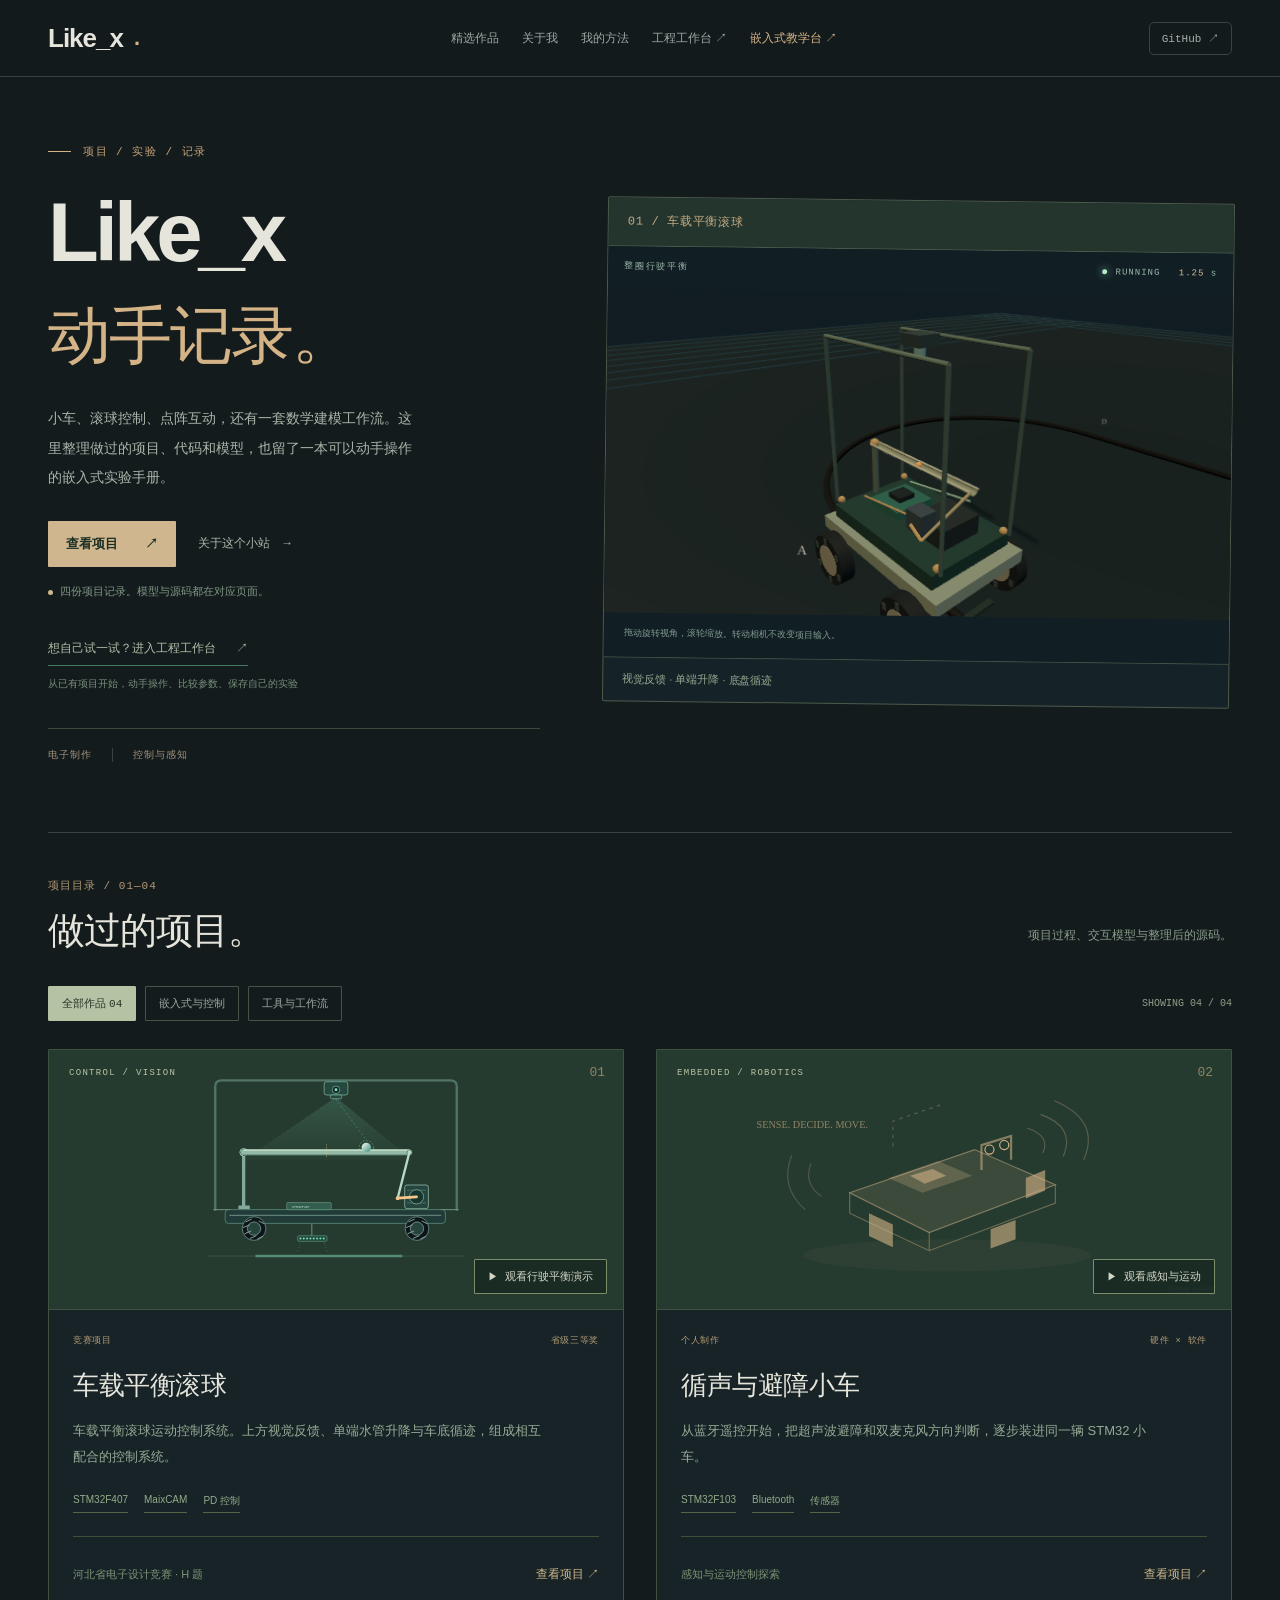
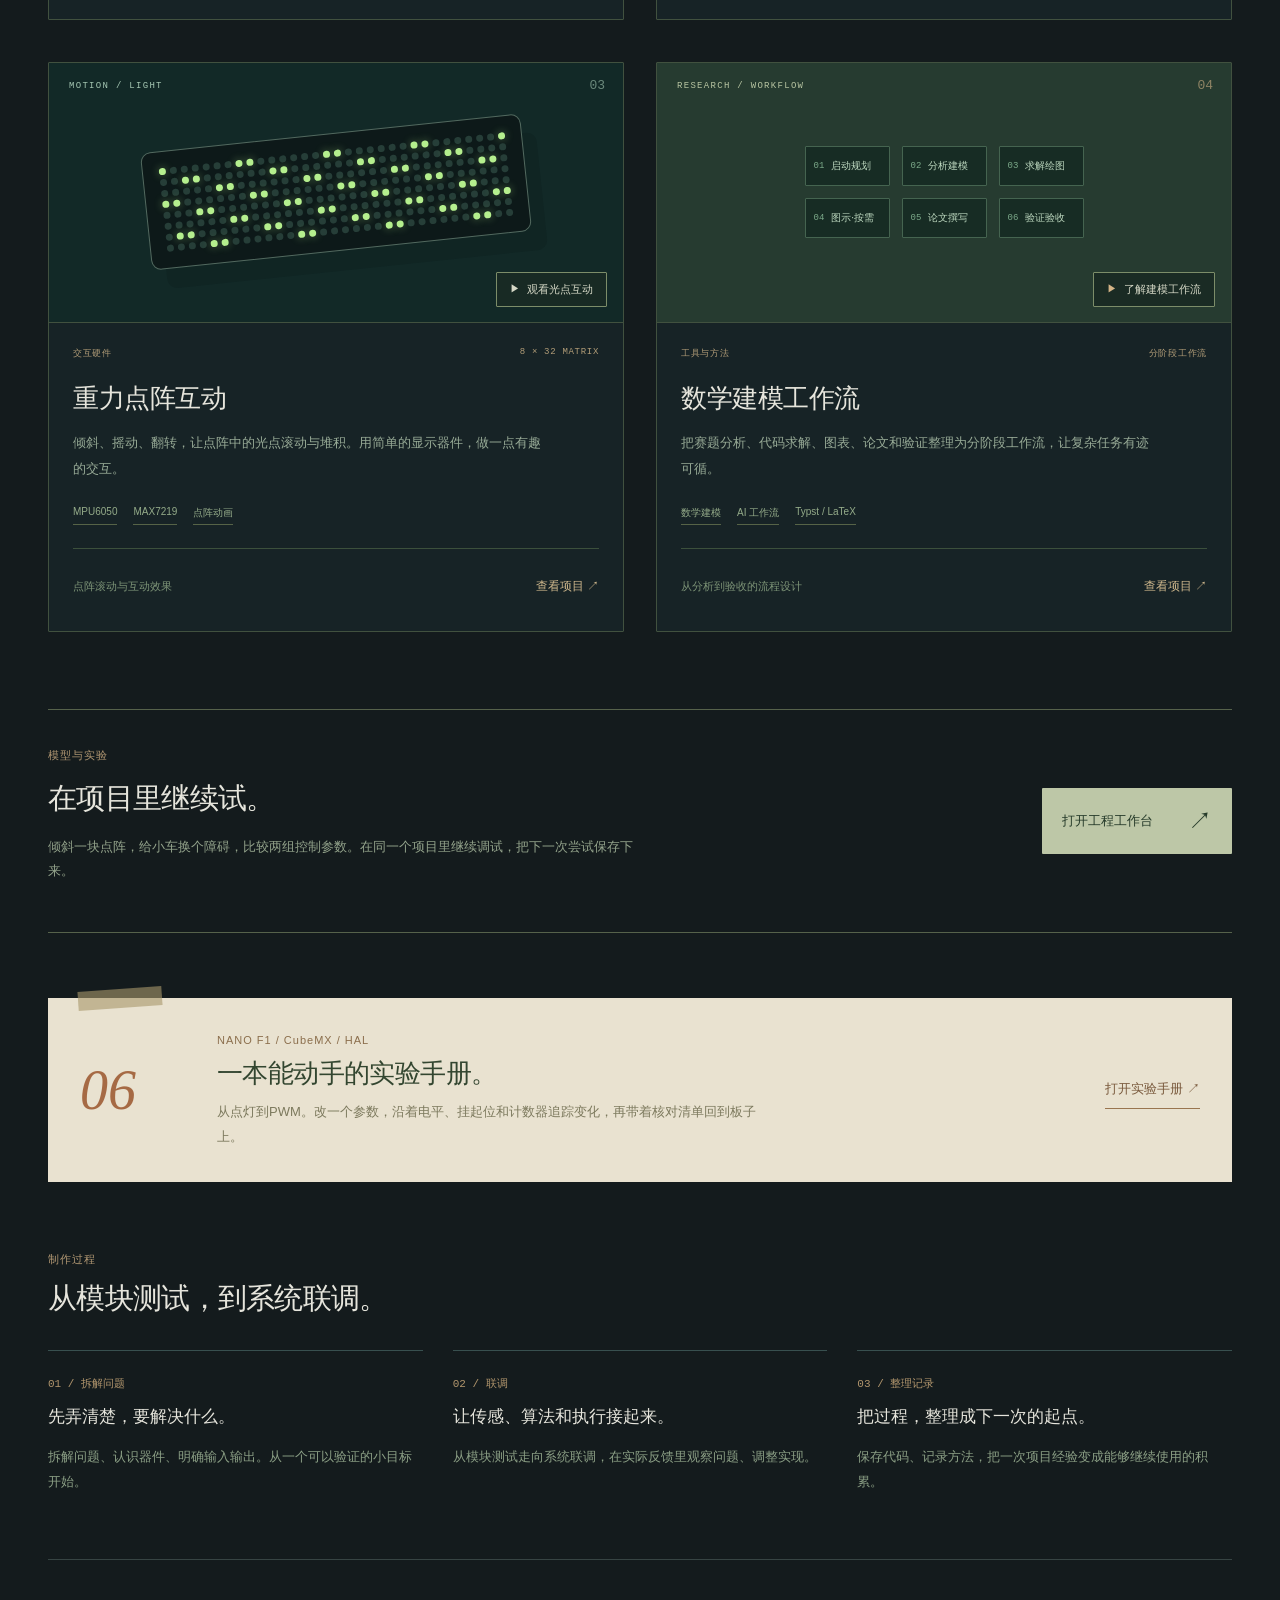
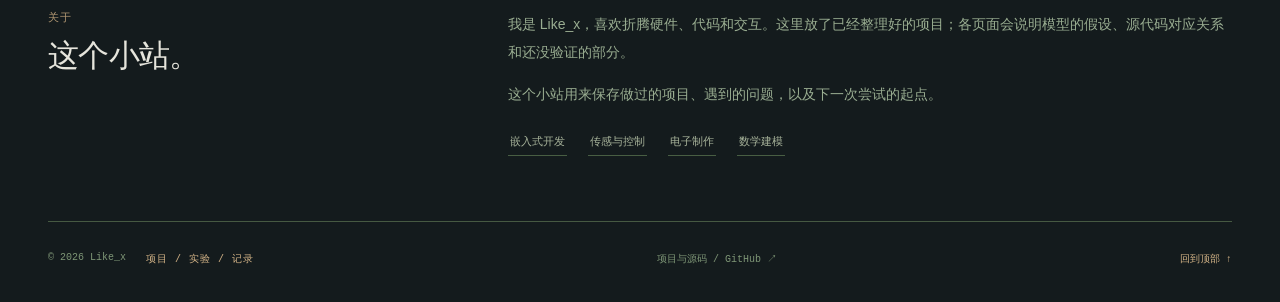
<file: index.html>
<!doctype html><html lang="zh-CN" data-theme="dark"><head><meta charset="UTF-8"><meta name="viewport" content="width=device-width,initial-scale=1"><meta name="color-scheme" content="dark"><meta name="theme-color" content="#101820"><meta name="description" content="Like_x 的个人工程作品集：嵌入式开发、传感与控制、电子制作和数学建模工作流。"><meta name="author" content="Like_x"><meta name="referrer" content="strict-origin-when-cross-origin"><title>Like_x · 项目与动手记录</title><link rel="canonical" href="https://likex061228-dotcom.github.io/"><link rel="icon" type="image/svg+xml" href="favicon.svg"><link rel="stylesheet" href="styles.css?v=20261021"><link rel="stylesheet" href="labs.css?v=20261021"><script src="lab-models.js?v=20261021" defer></script><script src="lab-ui.js?v=20261021" defer></script><script src="balance-lab.js?v=20261021" defer></script><script src="project-labs.js?v=20261021" defer></script><script src="project-catalog.js?v=20261021-6" defer></script><script src="app.js?v=20261021-6" defer></script><link rel="stylesheet" href="portfolio-studio.css?v=20261021"><link rel="stylesheet" href="portfolio-notes.css?v=20261022-11"></head><body>
<a class="skip-link" href="#home">跳到主要内容</a><header class="site-header"><div class="wrap"><div class="nav"><a class="brand" href="#home" aria-label="Like_x 首页"><span class="brand-mark" aria-hidden="true">L</span>Like_x<small>.</small></a><nav class="nav-links" aria-label="主导航"><a href="#projects">精选作品</a><a href="#about">关于我</a><a href="#method">我的方法</a><a href="studio.html">工程工作台 ↗</a><a href="teach.html">嵌入式教学台 ↗</a></nav><a class="github-link mono" href="https://github.com/likex061228-dotcom/likex061228-dotcom.github.io" target="_blank" rel="noopener noreferrer">GitHub ↗</a></div></div></header><div class="wrap">
<main id="home" tabindex="-1">
<section class="hero">
<div class="hero-copy"><div class="eyebrow">项目 / 实验 / 记录</div><h1>Like_x<br><span class="highlight">动手记录。</span></h1><p class="intro">小车、滚球控制、点阵互动，还有一套数学建模工作流。这里整理做过的项目、代码和模型，也留了一本可以动手操作的嵌入式实验手册。</p><div class="actions"><a class="primary" href="#projects">查看项目 <span>↗</span></a><a class="secondary" href="#about">关于这个小站 <span style="margin-left:8px">→</span></a></div><p class="hero-hint"><span class="hint-dot"></span>四份项目记录。模型与源码都在对应页面。</p><p class="simulator-entrance"><a href="studio.html">想自己试一试？进入工程工作台 <span>↗</span></a><small>从已有项目开始，动手操作、比较参数、保存自己的实验</small></p><div class="subnote"><span>电子制作</span><span>控制与感知</span></div></div>
<div id="hero-lab" class="hero-lab" aria-label="车载平衡滚球系统交互预览"></div>
</section>
<section class="projects" id="projects"><div class="section-head"><div><div class="section-label">项目目录 / 01—04</div><h2>做过的项目。</h2></div><p>项目过程、交互模型与整理后的源码。</p></div><div class="filter-row" role="group" aria-label="筛选作品"><button data-filter="all" aria-pressed="true">全部作品 <span class="mono">04</span></button><button data-filter="embedded" aria-pressed="false">嵌入式与控制</button><button data-filter="workflow" aria-pressed="false">工具与工作流</button><span class="filter-status" role="status" aria-live="polite">SHOWING 04 / 04</span></div>
<div class="cards">
<article class="card" data-category="embedded"><div class="card-art"><button type="button" class="project-preview" data-project="balance" aria-label="观看行驶平衡演示"><span class="art-label">CONTROL / VISION</span><span class="art-num">01</span><div class="card-mechanics" id="balance-card-preview"></div><span class="preview-action"><i>▶</i> 观看行驶平衡演示</span></button></div><div class="card-content"><div class="card-topline"><span>竞赛项目</span><span>省级三等奖</span></div><h3>车载平衡滚球</h3><p>车载平衡滚球运动控制系统。上方视觉反馈、单端水管升降与车底循迹，组成相互配合的控制系统。</p><div class="tags"><span>STM32F407</span><span>MaixCAM</span><span>PD 控制</span></div><div class="card-bottom"><span>河北省电子设计竞赛 · H 题</span><button class="card-open" data-project="balance">查看项目 ↗</button></div></div></article>
<article class="card" data-category="embedded"><div class="card-art"><button type="button" class="project-preview preview-smartcar" data-project="smartcar" aria-label="观看感知与运动"><span class="art-footnote">系统概念示意</span><span class="art-label">EMBEDDED / ROBOTICS</span><span class="art-num">02</span><svg class="car-svg" viewBox="0 0 500 220" fill="none" aria-hidden="true"><ellipse cx="253" cy="178" rx="127" ry="14" fill="currentColor" opacity=".04"/><path d="M167 123L277 85L348 116L237 158Z" fill="currentColor" opacity=".12"/><path d="M167 123L277 85L348 116L237 158Z" stroke="currentColor" stroke-opacity=".5"/><path d="M167 123V141L237 174L348 132V116M237 158V174" stroke="currentColor" stroke-opacity=".4"/><path d="M184 141L184 161L205 171V151Z M291 155V172L313 164V147Z M322 110V128L339 121V103Z" fill="currentColor" opacity=".6"/><path d="M201 110L245 95L275 108L231 123Z" fill="currentColor" opacity=".25"/><path d="M220 108L240 102L252 108L233 115Z" fill="currentColor" opacity=".55"/><path d="M283 103V81L309 73L309 94" stroke="currentColor" stroke-width="2" stroke-opacity=".55"/><circle cx="290" cy="85" r="4" stroke="currentColor"/><circle cx="303" cy="81" r="4" stroke="currentColor"/><path d="M323 66Q344 73 337 88M335 54Q366 65 355 91M347 42Q388 59 373 94" stroke="currentColor" stroke-opacity=".3"/><path d="M133 97Q126 115 142 126M116 90Q105 118 128 138" stroke="currentColor" stroke-opacity=".25"/><text x="85" y="66" fill="currentColor" opacity=".6" font-family="Consolas" font-size="9">SENSE. DECIDE. MOVE.</text><path d="M205 82V60L249 45" stroke="currentColor" stroke-opacity=".3" stroke-dasharray="3 4"/></svg><span class="preview-action"><i>▶</i> 观看感知与运动</span></button></div><div class="card-content"><div class="card-topline"><span>个人制作</span><span>硬件 × 软件</span></div><h3>循声与避障小车</h3><p>从蓝牙遥控开始，把超声波避障和双麦克风方向判断，逐步装进同一辆 STM32 小车。</p><div class="tags"><span>STM32F103</span><span>Bluetooth</span><span>传感器</span></div><div class="card-bottom"><span>感知与运动控制探索</span><button class="card-open" data-project="smartcar">查看项目 ↗</button></div></div></article>
<article class="card" data-category="embedded"><div class="card-art matrix-art"><button type="button" class="project-preview preview-matrix" data-project="matrix" aria-label="观看光点互动"><span class="art-label">MOTION / LIGHT</span><span class="art-num">03</span><div class="matrix" id="matrix" aria-hidden="true"></div><span class="preview-action"><i>▶</i> 观看光点互动</span></button></div><div class="card-content"><div class="card-topline"><span>交互硬件</span><span>8 × 32 MATRIX</span></div><h3>重力点阵互动</h3><p>倾斜、摇动、翻转，让点阵中的光点滚动与堆积。用简单的显示器件，做一点有趣的交互。</p><div class="tags"><span>MPU6050</span><span>MAX7219</span><span>点阵动画</span></div><div class="card-bottom"><span>点阵滚动与互动效果</span><button class="card-open" data-project="matrix">查看项目 ↗</button></div></div></article>
<article class="card" data-category="workflow"><div class="card-art workflow-art"><button type="button" class="project-preview preview-workflow" data-project="workflow" aria-label="了解建模工作流"><span class="art-label">RESEARCH / WORKFLOW</span><span class="art-num">04</span><div class="workflow-mini-grid"><span class="mini-stage"><small>01</small>启动规划</span><span class="mini-stage"><small>02</small>分析建模</span><span class="mini-stage"><small>03</small>求解绘图</span><span class="mini-stage"><small>04</small>图示·按需</span><span class="mini-stage"><small>05</small>论文撰写</span><span class="mini-stage"><small>06</small>验证验收</span></div><span class="preview-action"><i>▶</i> 了解建模工作流</span></button></div><div class="card-content"><div class="card-topline"><span>工具与方法</span><span>分阶段工作流</span></div><h3>数学建模工作流</h3><p>把赛题分析、代码求解、图表、论文和验证整理为分阶段工作流，让复杂任务有迹可循。</p><div class="tags"><span>数学建模</span><span>AI 工作流</span><span>Typst / LaTeX</span></div><div class="card-bottom"><span>从分析到验收的流程设计</span><button class="card-open" data-project="workflow">查看项目 ↗</button></div></div></article>
</div></section>
<section class="lab-invitation"><div><span class="section-label">模型与实验</span><h2>在项目里继续试。</h2><p>倾斜一块点阵，给小车换个障碍，比较两组控制参数。在同一个项目里继续调试，把下一次尝试保存下来。</p></div><a href="studio.html">打开工程工作台 <span>↗</span></a></section><section class="teaching-note"><div class="note-index">06</div><div><small>NANO F1 / CubeMX / HAL</small><h2>一本能动手的实验手册。</h2><p>从点灯到PWM。改一个参数，沿着电平、挂起位和计数器追踪变化，再带着核对清单回到板子上。</p></div><a href="teach.html">打开实验手册 ↗</a></section><section class="method-section" id="method"><div class="section-label">制作过程</div><h2>从模块测试，到系统联调。</h2><div class="methods"><article class="method"><small>01 / 拆解问题</small><h3>先弄清楚，要解决什么。</h3><p>拆解问题、认识器件、明确输入输出。从一个可以验证的小目标开始。</p></article><article class="method"><small>02 / 联调</small><h3>让传感、算法和执行接起来。</h3><p>从模块测试走向系统联调，在实际反馈里观察问题、调整实现。</p></article><article class="method"><small>03 / 整理记录</small><h3>把过程，整理成下一次的起点。</h3><p>保存代码、记录方法，把一次项目经验变成能够继续使用的积累。</p></article></div></section><section class="about" id="about"><div><div class="section-label">关于</div><h2>这个小站。</h2></div><div><p>我是 Like_x，喜欢折腾硬件、代码和交互。这里放了已经整理好的项目；各页面会说明模型的假设、源代码对应关系和还没验证的部分。</p><p>这个小站用来保存做过的项目、遇到的问题，以及下一次尝试的起点。</p><div class="interests"><span>嵌入式开发</span><span>传感与控制</span><span>电子制作</span><span>数学建模</span></div></div></section>

<noscript><p class="noscript">项目介绍可正常阅读；交互演示、详情和筛选需要 JavaScript。源码也可从页脚的 GitHub 仓库下载。</p></noscript></main><footer class="footer"><div class="footer-left"><span>© 2026 Like_x</span><span>项目 / 实验 / 记录</span></div><a href="https://github.com/likex061228-dotcom/likex061228-dotcom.github.io" target="_blank" rel="noopener noreferrer">项目与源码 / GitHub ↗</a><a class="return-top" href="#home">回到顶部 ↑</a></footer></div>
</body></html>
</file>
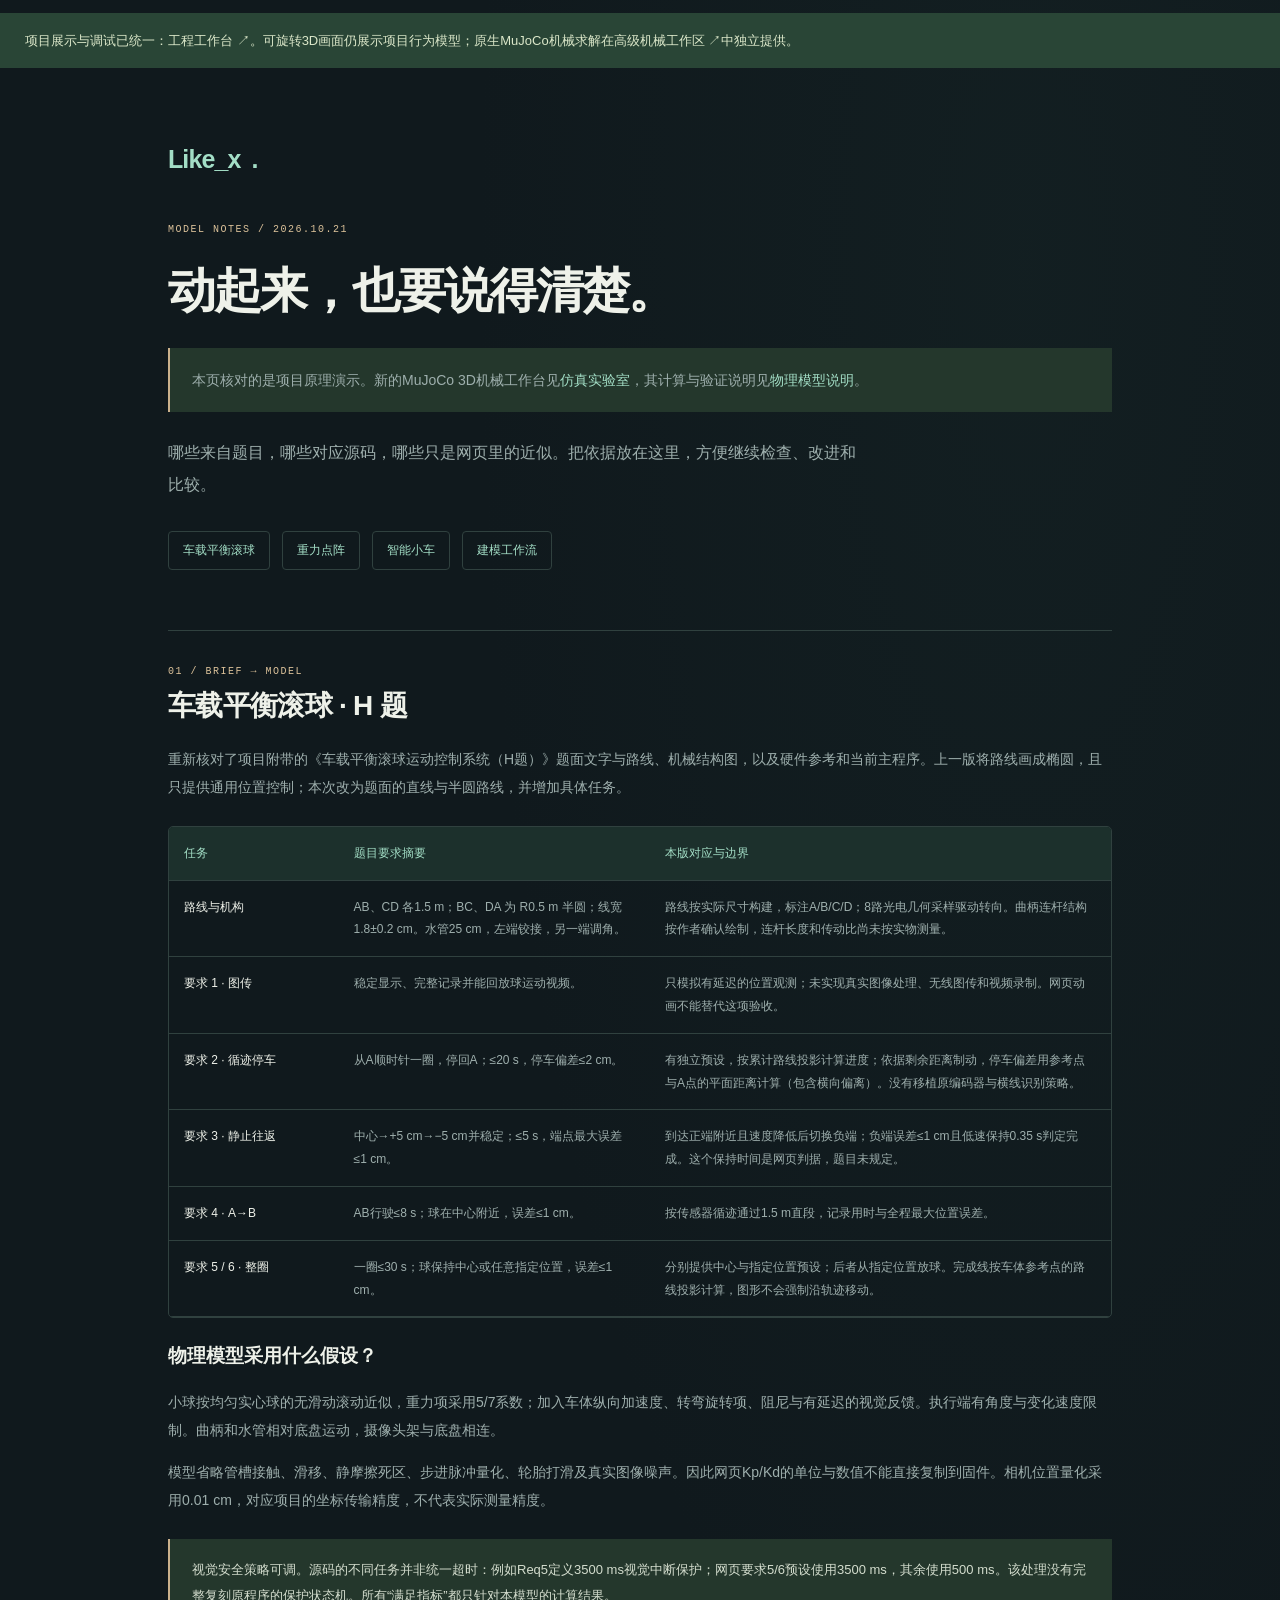
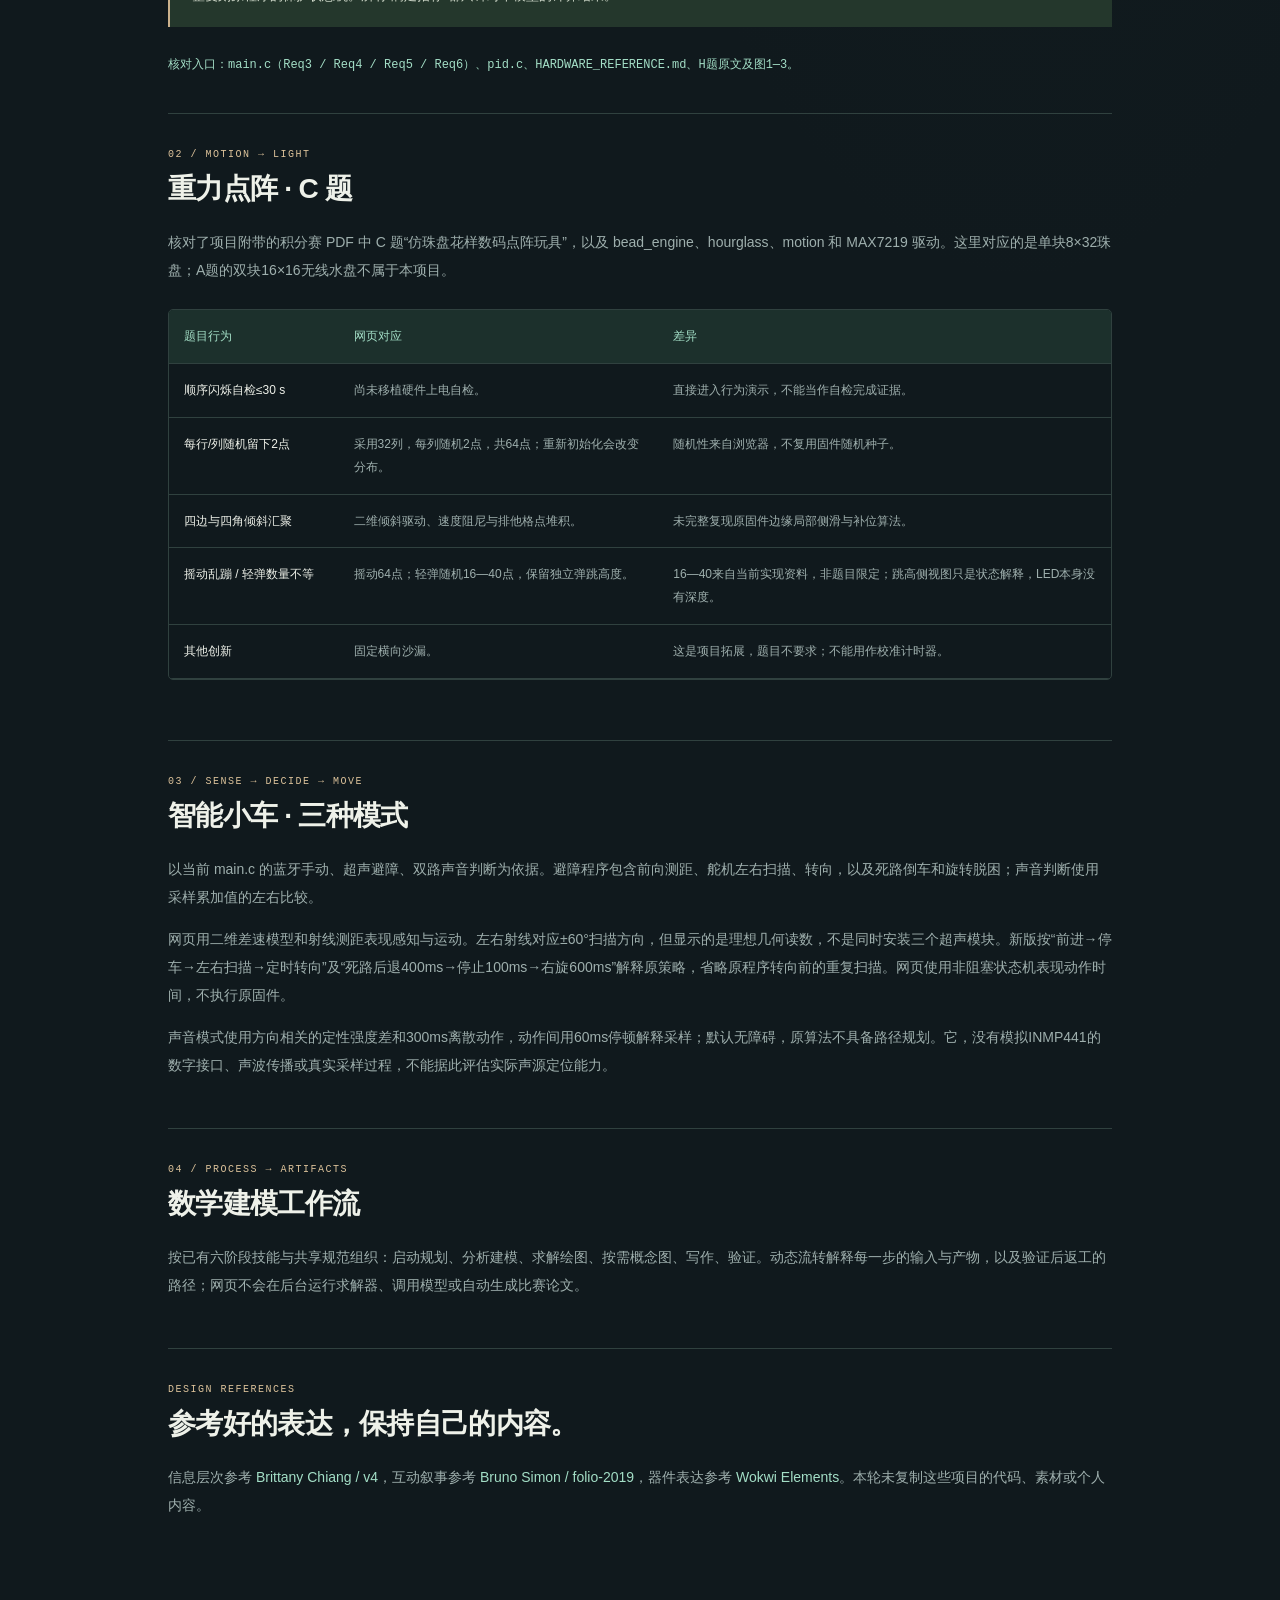
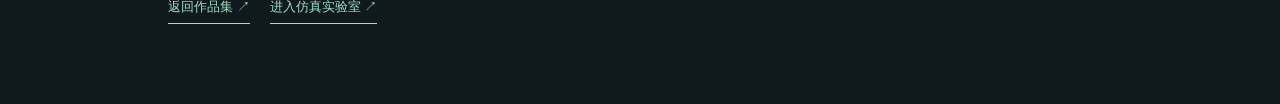
<file: model-notes.html>
<!doctype html><html lang="zh-CN" data-theme="dark"><head><meta charset="UTF-8"><meta name="viewport" content="width=device-width,initial-scale=1"><meta name="color-scheme" content="dark"><title>模型笔记 · Like_x</title><link rel="icon" href="favicon.svg"><link rel="stylesheet" href="styles.css?v=20261021"><link rel="stylesheet" href="portfolio-studio.css?v=20261021"><style>
.notes-main{max-width:1000px;margin:auto;padding:64px 28px 80px}.notes-main h1{font-size:48px;line-height:1.3;letter-spacing:-2px}.notes-main .lead{font-size:16px;line-height:2;max-width:700px;color:var(--muted)}.notes-nav{display:flex;flex-wrap:wrap;gap:12px;margin:30px 0 60px}.notes-nav a{padding:10px 14px;border:1px solid var(--line);border-radius:4px;font-size:12px;color:var(--accent)}.notes-main section{padding:35px 0;border-top:1px solid var(--line);scroll-margin-top:30px}.notes-main section h2{font-size:28px;margin:10px 0 20px}.notes-main p,.notes-main li{font-size:14px;line-height:2;color:var(--muted)}.table-scroll{overflow-x:auto;border:1px solid var(--line);border-radius:5px;margin:25px 0}.notes-main table{border-collapse:collapse;width:100%;min-width:630px;font-size:12px;line-height:1.9}.notes-main th,.notes-main td{text-align:left;padding:15px;vertical-align:top;border-bottom:1px solid var(--line)}.notes-main th{color:var(--accent);background:#1c302c;font-weight:500}.notes-main td:first-child{color:var(--text);width:18%}.notes-main td{color:var(--muted)}.notes-main a{color:var(--accent)}.note-callout{padding:18px 22px;background:#24372c;border-left:2px solid #cbb18c;margin:25px 0;font-size:13px;line-height:2;color:#d4ddce}.source-list{font:12px Consolas,monospace;line-height:2.2;color:var(--accent);overflow-wrap:anywhere}.notes-footer{display:flex;gap:20px;flex-wrap:wrap;padding-top:30px}.notes-footer a{font-size:13px;border-bottom:1px solid var(--accent);padding-bottom:7px}@media(max-width:520px){.notes-main{padding:40px 20px}.notes-main h1{font-size:36px}.notes-main .lead{font-size:14px}.notes-nav{margin-bottom:35px}.notes-main section h2{font-size:24px}}
</style></head><body><p style="padding:16px 25px;background:#294536;color:#dbe7c9;font-size:13px;line-height:1.8">项目展示与调试已统一：<a href="studio.html">工程工作台 ↗</a>。可旋转3D画面仍展示项目行为模型；原生MuJoCo机械求解在<a href="workbench.html">高级机械工作区 ↗</a>中独立提供。</p><main class="notes-main"><a href="index.html" class="brand">Like_x<span>.</span></a><div class="section-label" style="margin-top:50px">MODEL NOTES / 2026.10.21</div><h1>动起来，也要说得清楚。</h1><p class="note-callout">本页核对的是项目原理演示。新的MuJoCo 3D机械工作台见<a href="studio.html">仿真实验室</a>，其计算与验证说明见<a href="physics-guide.html">物理模型说明</a>。</p><p class="lead">哪些来自题目，哪些对应源码，哪些只是网页里的近似。把依据放在这里，方便继续检查、改进和比较。</p><nav class="notes-nav" aria-label="模型笔记导航"><a href="#balance">车载平衡滚球</a><a href="#matrix">重力点阵</a><a href="#smartcar">智能小车</a><a href="#workflow">建模工作流</a></nav>
<section id="balance"><div class="section-label">01 / BRIEF → MODEL</div><h2>车载平衡滚球 · H 题</h2><p>重新核对了项目附带的《车载平衡滚球运动控制系统（H题）》题面文字与路线、机械结构图，以及硬件参考和当前主程序。上一版将路线画成椭圆，且只提供通用位置控制；本次改为题面的直线与半圆路线，并增加具体任务。</p><div class="table-scroll"><table><thead><tr><th>任务</th><th>题目要求摘要</th><th>本版对应与边界</th></tr></thead><tbody>
<tr><td>路线与机构</td><td>AB、CD 各1.5 m；BC、DA 为 R0.5 m 半圆；线宽1.8±0.2 cm。水管25 cm，左端铰接，另一端调角。</td><td>路线按实际尺寸构建，标注A/B/C/D；8路光电几何采样驱动转向。曲柄连杆结构按作者确认绘制，连杆长度和传动比尚未按实物测量。</td></tr>
<tr><td>要求 1 · 图传</td><td>稳定显示、完整记录并能回放球运动视频。</td><td>只模拟有延迟的位置观测；未实现真实图像处理、无线图传和视频录制。网页动画不能替代这项验收。</td></tr>
<tr><td>要求 2 · 循迹停车</td><td>从A顺时针一圈，停回A；≤20 s，停车偏差≤2 cm。</td><td>有独立预设，按累计路线投影计算进度；依据剩余距离制动，停车偏差用参考点与A点的平面距离计算（包含横向偏离）。没有移植原编码器与横线识别策略。</td></tr>
<tr><td>要求 3 · 静止往返</td><td>中心→+5 cm→−5 cm并稳定；≤5 s，端点最大误差≤1 cm。</td><td>到达正端附近且速度降低后切换负端；负端误差≤1 cm且低速保持0.35 s判定完成。这个保持时间是网页判据，题目未规定。</td></tr>
<tr><td>要求 4 · A→B</td><td>AB行驶≤8 s；球在中心附近，误差≤1 cm。</td><td>按传感器循迹通过1.5 m直段，记录用时与全程最大位置误差。</td></tr>
<tr><td>要求 5 / 6 · 整圈</td><td>一圈≤30 s；球保持中心或任意指定位置，误差≤1 cm。</td><td>分别提供中心与指定位置预设；后者从指定位置放球。完成线按车体参考点的路线投影计算，图形不会强制沿轨迹移动。</td></tr>
</tbody></table></div><h3>物理模型采用什么假设？</h3><p>小球按均匀实心球的无滑动滚动近似，重力项采用5/7系数；加入车体纵向加速度、转弯旋转项、阻尼与有延迟的视觉反馈。执行端有角度与变化速度限制。曲柄和水管相对底盘运动，摄像头架与底盘相连。</p><p>模型省略管槽接触、滑移、静摩擦死区、步进脉冲量化、轮胎打滑及真实图像噪声。因此网页Kp/Kd的单位与数值不能直接复制到固件。相机位置量化采用0.01 cm，对应项目的坐标传输精度，不代表实际测量精度。</p><div class="note-callout">视觉安全策略可调。源码的不同任务并非统一超时：例如Req5定义3500 ms视觉中断保护；网页要求5/6预设使用3500 ms，其余使用500 ms。该处理没有完整复刻原程序的保护状态机。所有“满足指标”都只针对本模型的计算结果。</div><div class="source-list">核对入口：main.c（Req3 / Req4 / Req5 / Req6）、pid.c、HARDWARE_REFERENCE.md、H题原文及图1—3。</div></section>
<section id="matrix"><div class="section-label">02 / MOTION → LIGHT</div><h2>重力点阵 · C 题</h2><p>核对了项目附带的积分赛 PDF 中 C 题“仿珠盘花样数码点阵玩具”，以及 bead_engine、hourglass、motion 和 MAX7219 驱动。这里对应的是单块8×32珠盘；A题的双块16×16无线水盘不属于本项目。</p><div class="table-scroll"><table><thead><tr><th>题目行为</th><th>网页对应</th><th>差异</th></tr></thead><tbody>
<tr><td>顺序闪烁自检≤30 s</td><td>尚未移植硬件上电自检。</td><td>直接进入行为演示，不能当作自检完成证据。</td></tr>
<tr><td>每行/列随机留下2点</td><td>采用32列，每列随机2点，共64点；重新初始化会改变分布。</td><td>随机性来自浏览器，不复用固件随机种子。</td></tr>
<tr><td>四边与四角倾斜汇聚</td><td>二维倾斜驱动、速度阻尼与排他格点堆积。</td><td>未完整复现原固件边缘局部侧滑与补位算法。</td></tr>
<tr><td>摇动乱蹦 / 轻弹数量不等</td><td>摇动64点；轻弹随机16—40点，保留独立弹跳高度。</td><td>16—40来自当前实现资料，非题目限定；跳高侧视图只是状态解释，LED本身没有深度。</td></tr>
<tr><td>其他创新</td><td>固定横向沙漏。</td><td>这是项目拓展，题目不要求；不能用作校准计时器。</td></tr>
</tbody></table></div></section>
<section id="smartcar"><div class="section-label">03 / SENSE → DECIDE → MOVE</div><h2>智能小车 · 三种模式</h2><p>以当前 main.c 的蓝牙手动、超声避障、双路声音判断为依据。避障程序包含前向测距、舵机左右扫描、转向，以及死路倒车和旋转脱困；声音判断使用采样累加值的左右比较。</p><p>网页用二维差速模型和射线测距表现感知与运动。左右射线对应±60°扫描方向，但显示的是理想几何读数，不是同时安装三个超声模块。新版按“前进→停车→左右扫描→定时转向”及“死路后退400ms→停止100ms→右旋600ms”解释原策略，省略原程序转向前的重复扫描。网页使用非阻塞状态机表现动作时间，不执行原固件。</p><p>声音模式使用方向相关的定性强度差和300ms离散动作，动作间用60ms停顿解释采样；默认无障碍，原算法不具备路径规划。它，没有模拟INMP441的数字接口、声波传播或真实采样过程，不能据此评估实际声源定位能力。</p></section>
<section id="workflow"><div class="section-label">04 / PROCESS → ARTIFACTS</div><h2>数学建模工作流</h2><p>按已有六阶段技能与共享规范组织：启动规划、分析建模、求解绘图、按需概念图、写作、验证。动态流转解释每一步的输入与产物，以及验证后返工的路径；网页不会在后台运行求解器、调用模型或自动生成比赛论文。</p></section>
<section id="design"><div class="section-label">DESIGN REFERENCES</div><h2>参考好的表达，保持自己的内容。</h2><p>信息层次参考 <a href="https://github.com/bchiang7/v4" target="_blank" rel="noopener">Brittany Chiang / v4</a>，互动叙事参考 <a href="https://github.com/brunosimon/folio-2019" target="_blank" rel="noopener">Bruno Simon / folio-2019</a>，器件表达参考 <a href="https://github.com/wokwi/wokwi-elements" target="_blank" rel="noopener">Wokwi Elements</a>。本轮未复制这些项目的代码、素材或个人内容。</p></section><footer class="notes-footer"><a href="index.html">返回作品集 ↗</a><a href="studio.html">进入仿真实验室 ↗</a></footer></main></body></html>
</file>
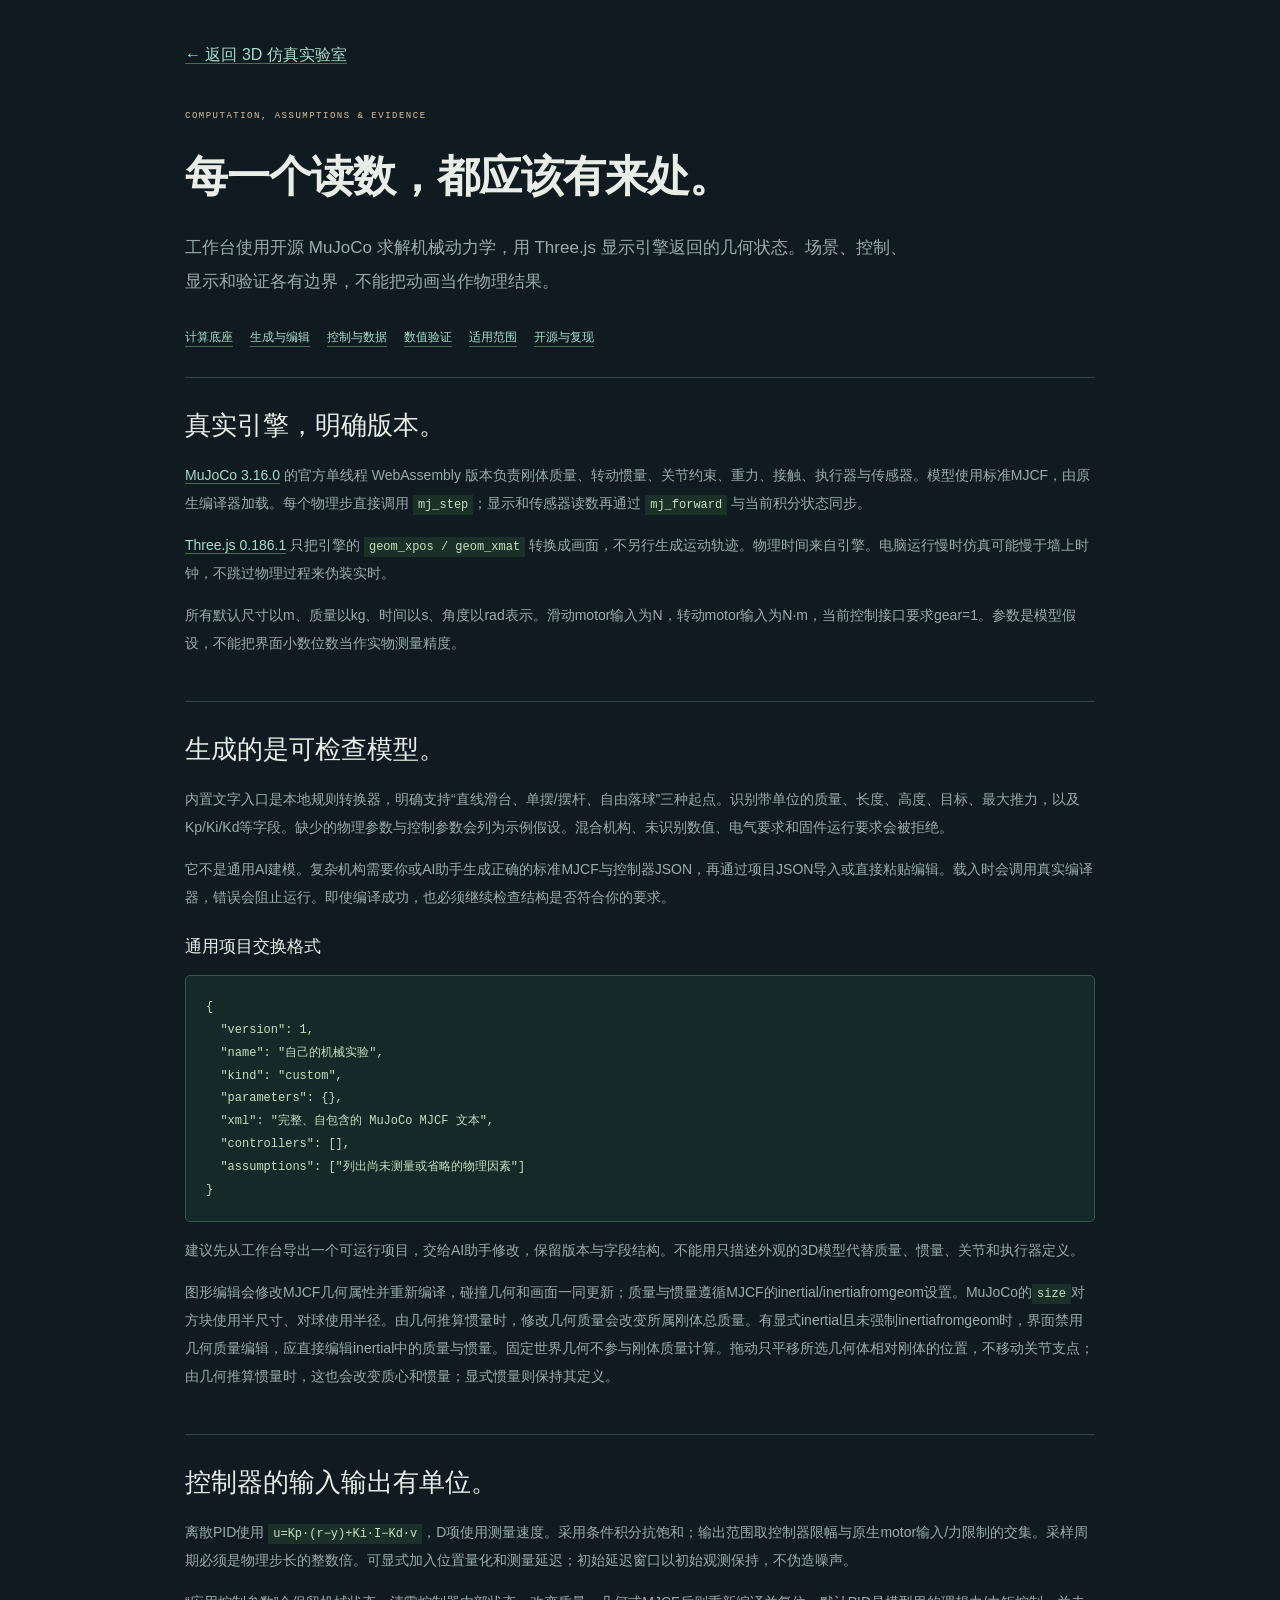
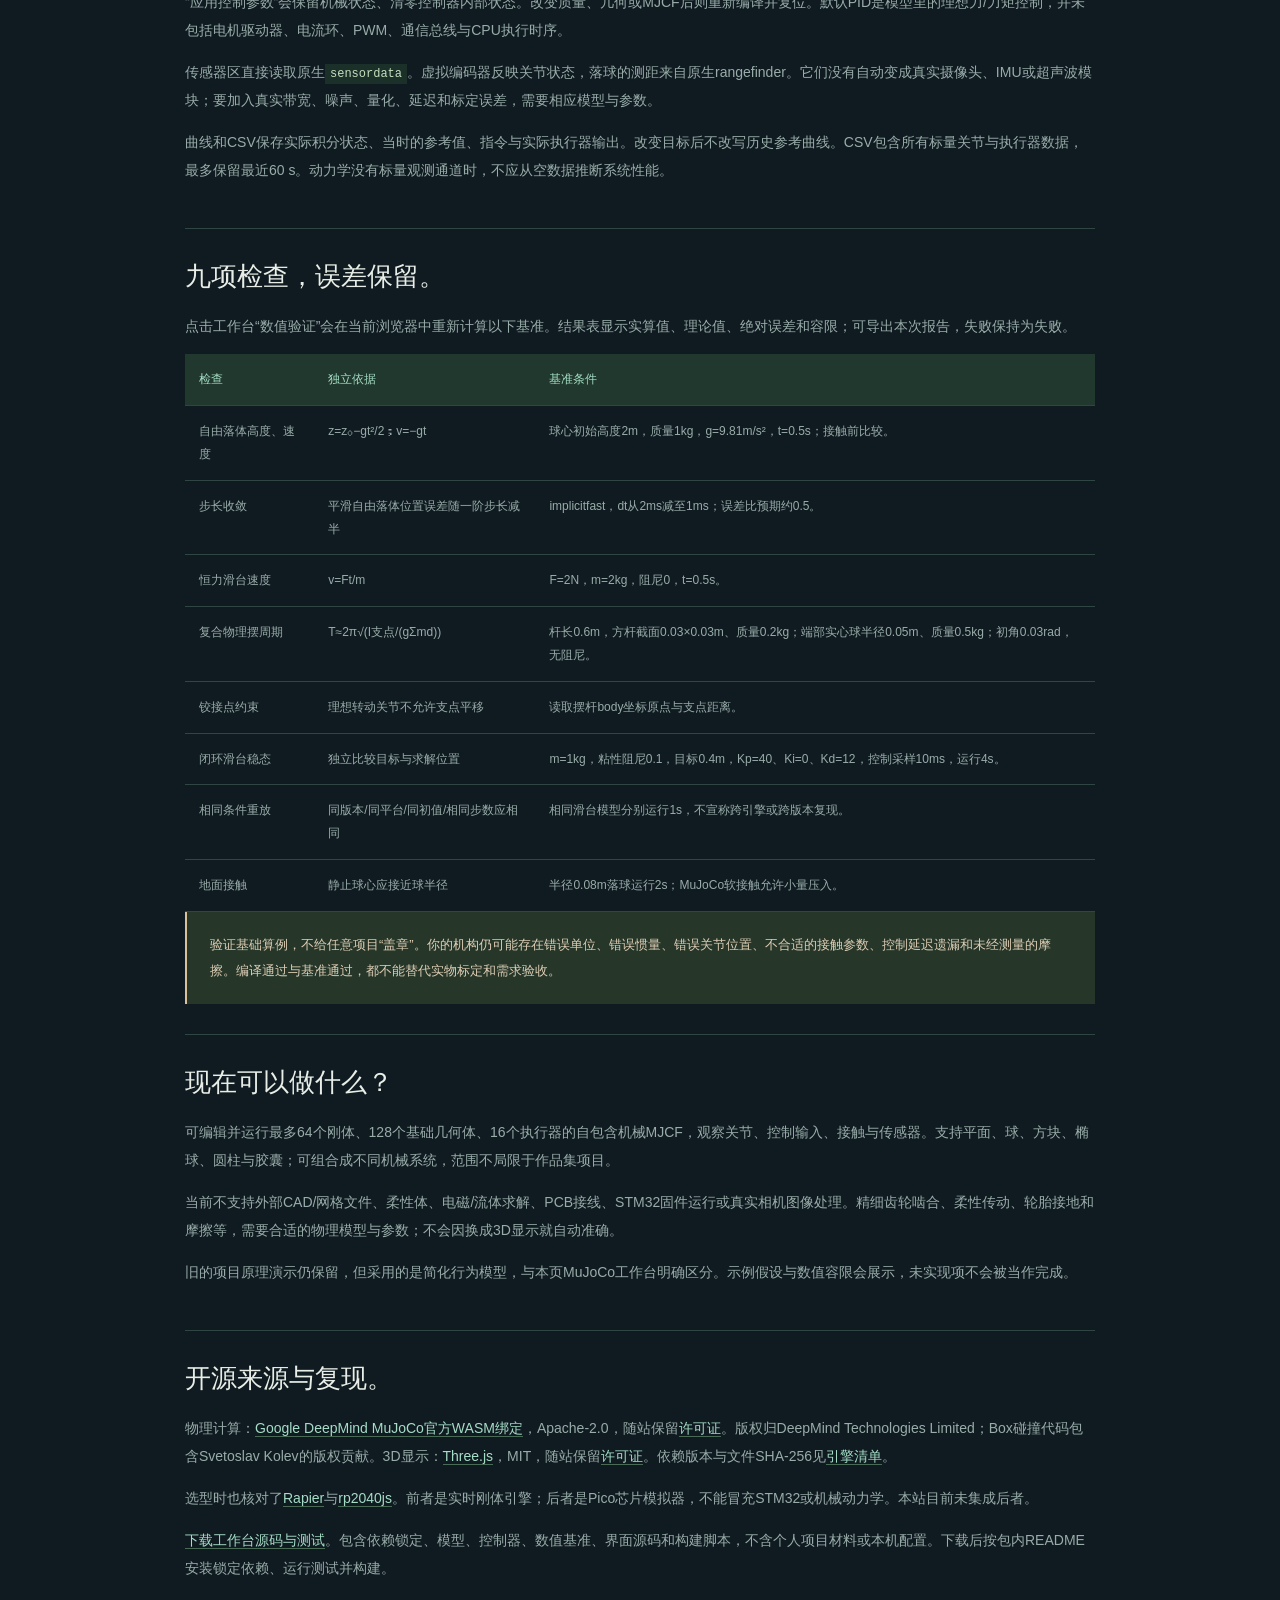
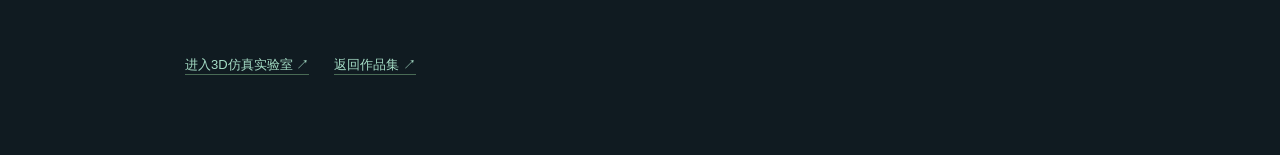
<file: physics-guide.html>
<!doctype html><html lang="zh-CN"><head><meta charset="utf-8"><meta name="viewport" content="width=device-width,initial-scale=1"><meta name="color-scheme" content="dark"><title>物理计算与验证说明 · Like_x</title><link rel="icon" href="favicon.svg"><link rel="stylesheet" href="workbench.css?v=20261021-1"><style>.guide{max-width:960px;margin:auto;padding:45px 25px 80px}.guide h1{font-size:43px;line-height:1.4;letter-spacing:-1px;font-weight:600;margin:25px 0}.guide .intro{font-size:17px;max-width:730px}.guide p,.guide li{font-size:14px;line-height:2;color:var(--muted)}.guide section{border-top:1px solid var(--line);padding:30px 0;scroll-margin-top:25px}.guide h2{font-size:26px;font-weight:550;margin:0 0 18px}.guide h3{font-size:17px;font-weight:500;margin-top:24px}.guide a{color:var(--mint);border-bottom:1px solid #496b55}.guide code{font-family:Consolas,monospace;font-size:12px;background:#1b3029;padding:3px 5px;color:#c5dfbf}.guide pre{background:#142a29;border:1px solid #395547;padding:20px;overflow:auto;border-radius:5px;font:12px/1.9 Consolas,monospace;color:#c7dbbd}.guide .note{padding:20px 23px;background:#26372a;border-left:2px solid var(--gold);font-size:13px;line-height:2;color:#ddcdb4}.guide nav{display:flex;flex-wrap:wrap;gap:17px;font-size:12px;margin:30px 0}.guide table{border-collapse:collapse;min-width:620px;width:100%;font-size:12px;line-height:1.9}.guide td,.guide th{border-bottom:1px solid var(--line);text-align:left;vertical-align:top;padding:14px}.guide th{color:var(--mint);font-weight:500;background:#20382d}.guide td{color:var(--muted)}.table-wrap{overflow-x:auto}.guide footer{display:flex;gap:25px;flex-wrap:wrap;padding-top:30px;font-size:13px}@media(max-width:520px){.guide{padding:30px 20px}.guide h1{font-size:33px}.guide .intro{font-size:15px}.guide h2{font-size:24px}.guide p,.guide li{font-size:13px}}</style></head><body><main class="guide"><a href="workbench.html">← 返回 3D 仿真实验室</a><div class="eyebrow" style="margin-top:45px">COMPUTATION, ASSUMPTIONS & EVIDENCE</div><h1>每一个读数，都应该有来处。</h1><p class="intro">工作台使用开源 MuJoCo 求解机械动力学，用 Three.js 显示引擎返回的几何状态。场景、控制、显示和验证各有边界，不能把动画当作物理结果。</p><nav><a href="#engine">计算底座</a><a href="#generation">生成与编辑</a><a href="#control">控制与数据</a><a href="#validation">数值验证</a><a href="#limits">适用范围</a><a href="#sources">开源与复现</a></nav>
<section id="engine"><h2>真实引擎，明确版本。</h2><p><a href="https://github.com/google-deepmind/mujoco" target="_blank" rel="noopener">MuJoCo 3.16.0</a> 的官方单线程 WebAssembly 版本负责刚体质量、转动惯量、关节约束、重力、接触、执行器与传感器。模型使用标准MJCF，由原生编译器加载。每个物理步直接调用 <code>mj_step</code>；显示和传感器读数再通过 <code>mj_forward</code> 与当前积分状态同步。</p><p><a href="https://threejs.org/" target="_blank" rel="noopener">Three.js 0.186.1</a> 只把引擎的 <code>geom_xpos / geom_xmat</code> 转换成画面，不另行生成运动轨迹。物理时间来自引擎。电脑运行慢时仿真可能慢于墙上时钟，不跳过物理过程来伪装实时。</p><p>所有默认尺寸以m、质量以kg、时间以s、角度以rad表示。滑动motor输入为N，转动motor输入为N·m，当前控制接口要求gear=1。参数是模型假设，不能把界面小数位数当作实物测量精度。</p></section>
<section id="generation"><h2>生成的是可检查模型。</h2><p>内置文字入口是本地规则转换器，明确支持“直线滑台、单摆/摆杆、自由落球”三种起点。识别带单位的质量、长度、高度、目标、最大推力，以及Kp/Ki/Kd等字段。缺少的物理参数与控制参数会列为示例假设。混合机构、未识别数值、电气要求和固件运行要求会被拒绝。</p><p>它不是通用AI建模。复杂机构需要你或AI助手生成正确的标准MJCF与控制器JSON，再通过项目JSON导入或直接粘贴编辑。载入时会调用真实编译器，错误会阻止运行。即使编译成功，也必须继续检查结构是否符合你的要求。</p><h3>通用项目交换格式</h3><pre>{
  "version": 1,
  "name": "自己的机械实验",
  "kind": "custom",
  "parameters": {},
  "xml": "完整、自包含的 MuJoCo MJCF 文本",
  "controllers": [],
  "assumptions": ["列出尚未测量或省略的物理因素"]
}</pre><p>建议先从工作台导出一个可运行项目，交给AI助手修改，保留版本与字段结构。不能用只描述外观的3D模型代替质量、惯量、关节和执行器定义。</p><p>图形编辑会修改MJCF几何属性并重新编译，碰撞几何和画面一同更新；质量与惯量遵循MJCF的inertial/inertiafromgeom设置。MuJoCo的<code>size</code>对方块使用半尺寸、对球使用半径。由几何推算惯量时，修改几何质量会改变所属刚体总质量。有显式inertial且未强制inertiafromgeom时，界面禁用几何质量编辑，应直接编辑inertial中的质量与惯量。固定世界几何不参与刚体质量计算。拖动只平移所选几何体相对刚体的位置，不移动关节支点；由几何推算惯量时，这也会改变质心和惯量；显式惯量则保持其定义。</p></section>
<section id="control"><h2>控制器的输入输出有单位。</h2><p>离散PID使用 <code>u=Kp·(r−y)+Ki·I−Kd·v</code>，D项使用测量速度。采用条件积分抗饱和；输出范围取控制器限幅与原生motor输入/力限制的交集。采样周期必须是物理步长的整数倍。可显式加入位置量化和测量延迟；初始延迟窗口以初始观测保持，不伪造噪声。</p><p>“应用控制参数”会保留机械状态、清零控制器内部状态。改变质量、几何或MJCF后则重新编译并复位。默认PID是模型里的理想力/力矩控制，并未包括电机驱动器、电流环、PWM、通信总线与CPU执行时序。</p><p>传感器区直接读取原生<code>sensordata</code>。虚拟编码器反映关节状态，落球的测距来自原生rangefinder。它们没有自动变成真实摄像头、IMU或超声波模块；要加入真实带宽、噪声、量化、延迟和标定误差，需要相应模型与参数。</p><p>曲线和CSV保存实际积分状态、当时的参考值、指令与实际执行器输出。改变目标后不改写历史参考曲线。CSV包含所有标量关节与执行器数据，最多保留最近60 s。动力学没有标量观测通道时，不应从空数据推断系统性能。</p></section>
<section id="validation"><h2>九项检查，误差保留。</h2><p>点击工作台“数值验证”会在当前浏览器中重新计算以下基准。结果表显示实算值、理论值、绝对误差和容限；可导出本次报告，失败保持为失败。</p><div class="table-wrap"><table><thead><tr><th>检查</th><th>独立依据</th><th>基准条件</th></tr></thead><tbody><tr><td>自由落体高度、速度</td><td>z=z₀−gt²/2；v=−gt</td><td>球心初始高度2m，质量1kg，g=9.81m/s²，t=0.5s；接触前比较。</td></tr><tr><td>步长收敛</td><td>平滑自由落体位置误差随一阶步长减半</td><td>implicitfast，dt从2ms减至1ms；误差比预期约0.5。</td></tr><tr><td>恒力滑台速度</td><td>v=Ft/m</td><td>F=2N，m=2kg，阻尼0，t=0.5s。</td></tr><tr><td>复合物理摆周期</td><td>T≈2π√(I支点/(gΣmd))</td><td>杆长0.6m，方杆截面0.03×0.03m、质量0.2kg；端部实心球半径0.05m、质量0.5kg；初角0.03rad，无阻尼。</td></tr><tr><td>铰接点约束</td><td>理想转动关节不允许支点平移</td><td>读取摆杆body坐标原点与支点距离。</td></tr><tr><td>闭环滑台稳态</td><td>独立比较目标与求解位置</td><td>m=1kg，粘性阻尼0.1，目标0.4m，Kp=40、Ki=0、Kd=12，控制采样10ms，运行4s。</td></tr><tr><td>相同条件重放</td><td>同版本/同平台/同初值/相同步数应相同</td><td>相同滑台模型分别运行1s，不宣称跨引擎或跨版本复现。</td></tr><tr><td>地面接触</td><td>静止球心应接近球半径</td><td>半径0.08m落球运行2s；MuJoCo软接触允许小量压入。</td></tr></tbody></table></div><div class="note">验证基础算例，不给任意项目“盖章”。你的机构仍可能存在错误单位、错误惯量、错误关节位置、不合适的接触参数、控制延迟遗漏和未经测量的摩擦。编译通过与基准通过，都不能替代实物标定和需求验收。</div></section>
<section id="limits"><h2>现在可以做什么？</h2><p>可编辑并运行最多64个刚体、128个基础几何体、16个执行器的自包含机械MJCF，观察关节、控制输入、接触与传感器。支持平面、球、方块、椭球、圆柱与胶囊；可组合成不同机械系统，范围不局限于作品集项目。</p><p>当前不支持外部CAD/网格文件、柔性体、电磁/流体求解、PCB接线、STM32固件运行或真实相机图像处理。精细齿轮啮合、柔性传动、轮胎接地和摩擦等，需要合适的物理模型与参数；不会因换成3D显示就自动准确。</p><p>旧的项目原理演示仍保留，但采用的是简化行为模型，与本页MuJoCo工作台明确区分。示例假设与数值容限会展示，未实现项不会被当作完成。</p></section>
<section id="sources"><h2>开源来源与复现。</h2><p>物理计算：<a href="https://github.com/google-deepmind/mujoco/tree/main/wasm" target="_blank" rel="noopener">Google DeepMind MuJoCo官方WASM绑定</a>，Apache-2.0，随站保留<a href="MUJOCO-LICENSE.txt">许可证</a>。版权归DeepMind Technologies Limited；Box碰撞代码包含Svetoslav Kolev的版权贡献。3D显示：<a href="https://github.com/mrdoob/three.js" target="_blank" rel="noopener">Three.js</a>，MIT，随站保留<a href="THREE-LICENSE.txt">许可证</a>。依赖版本与文件SHA-256见<a href="physics-engine-manifest.json">引擎清单</a>。</p><p>选型时也核对了<a href="https://github.com/dimforge/rapier" target="_blank" rel="noopener">Rapier</a>与<a href="https://github.com/wokwi/rp2040js" target="_blank" rel="noopener">rp2040js</a>。前者是实时刚体引擎；后者是Pico芯片模拟器，不能冒充STM32或机械动力学。本站目前未集成后者。</p><p><a href="physics-lab-source.zip">下载工作台源码与测试</a>。包含依赖锁定、模型、控制器、数值基准、界面源码和构建脚本，不含个人项目材料或本机配置。下载后按包内README安装锁定依赖、运行测试并构建。</p></section><footer><a href="workbench.html">进入3D仿真实验室 ↗</a><a href="index.html">返回作品集 ↗</a></footer></main></body></html>
</file>
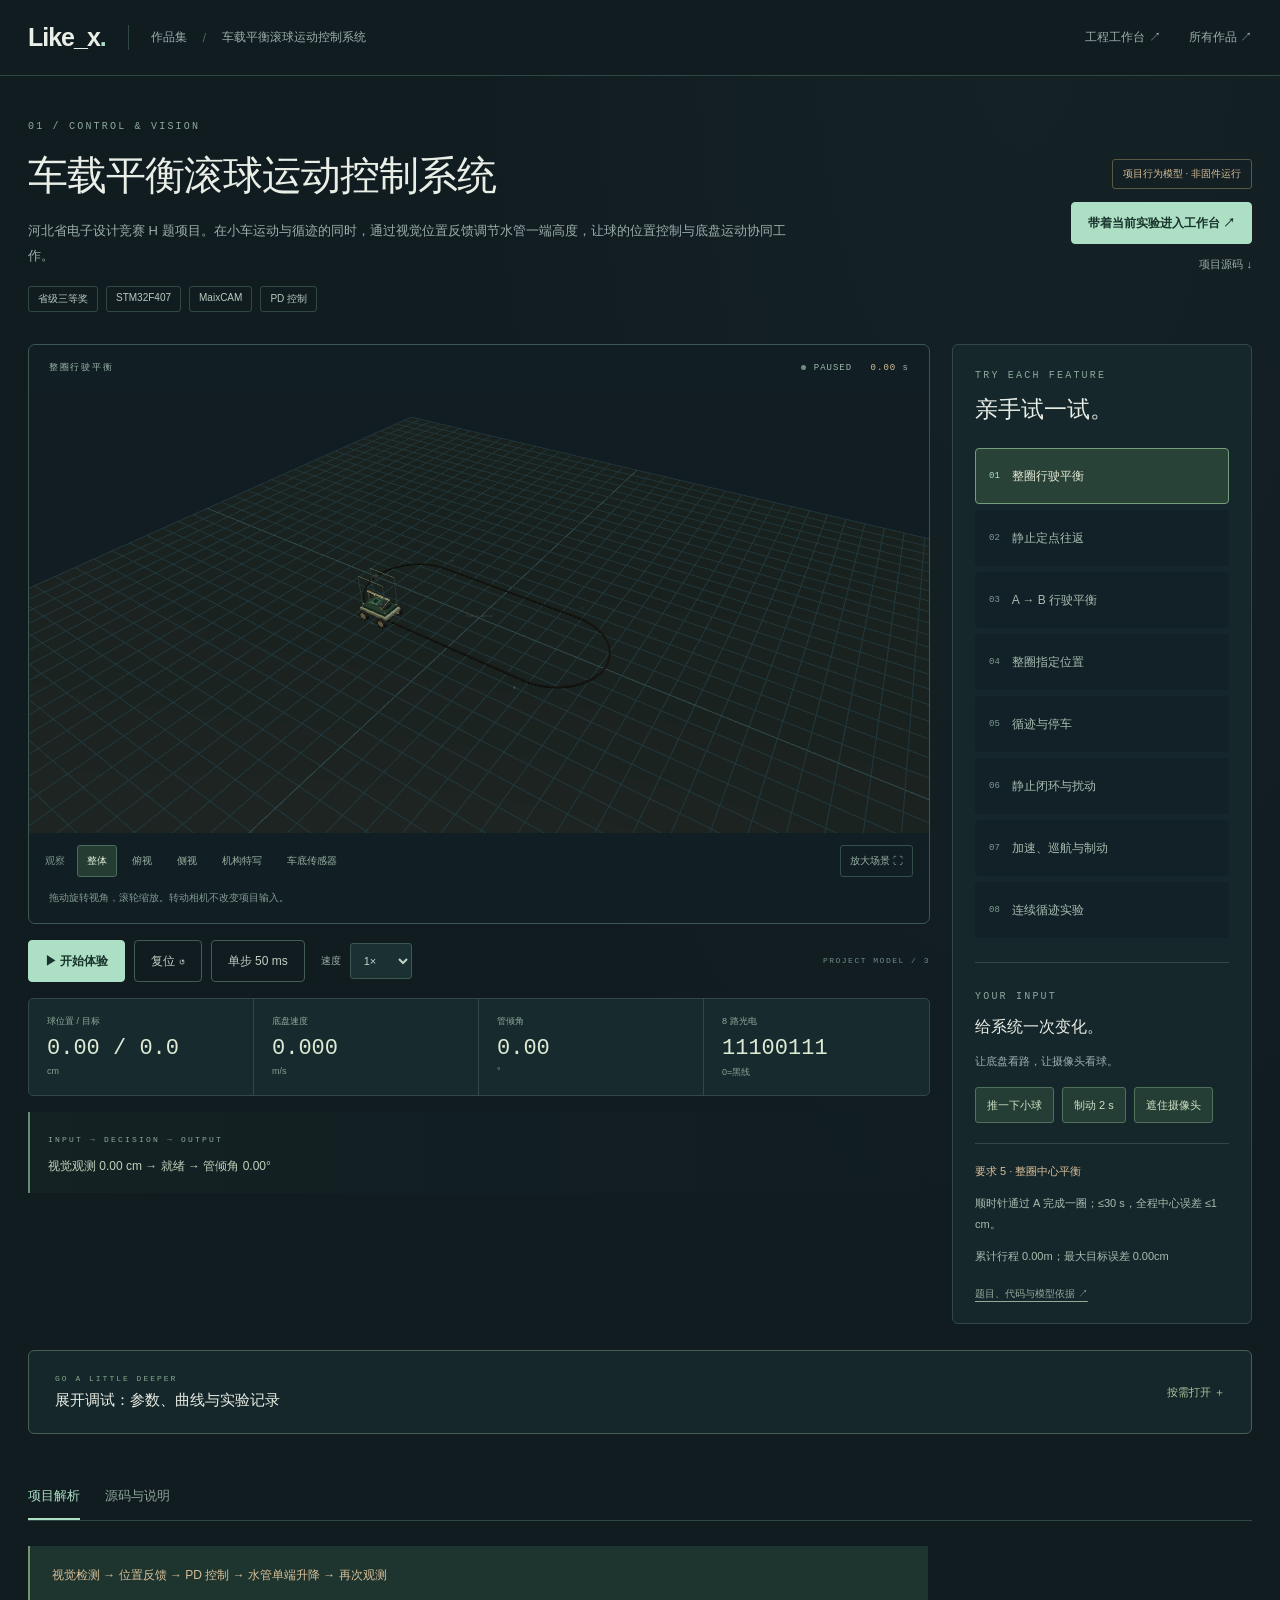
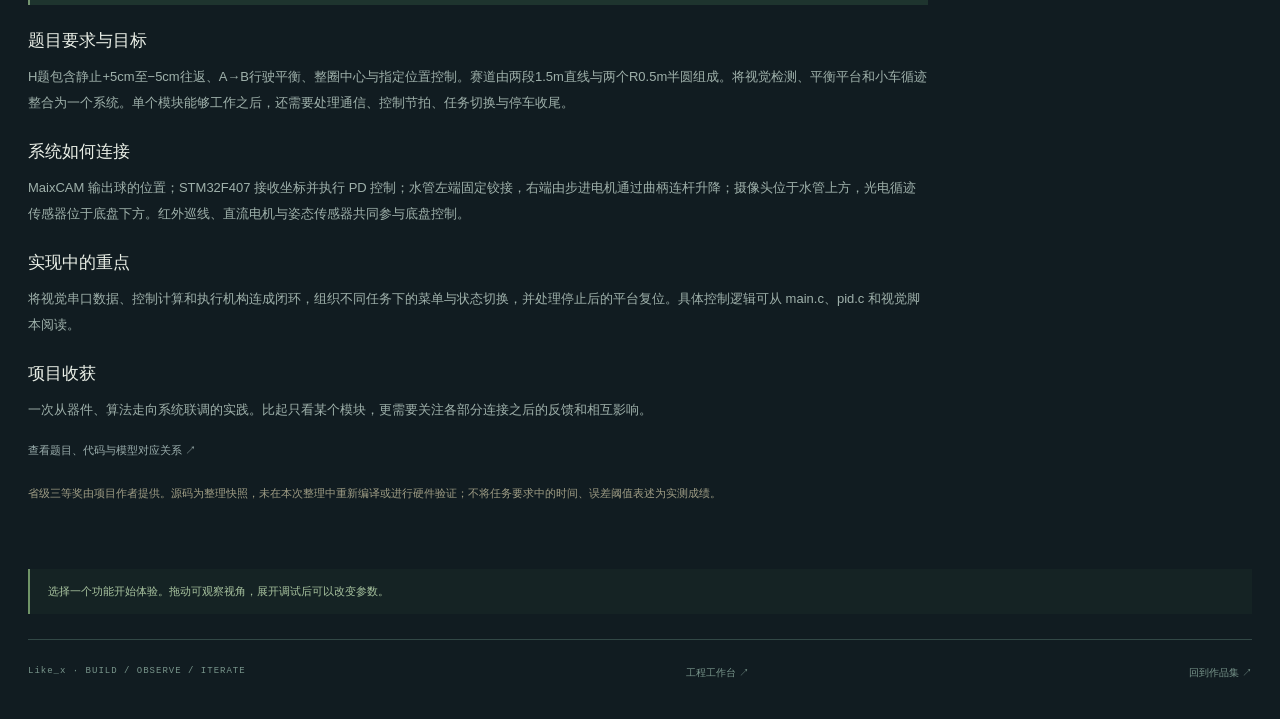
<file: project.html>
<!doctype html><html lang="zh-CN"><head><meta charset="utf-8"><meta name="viewport" content="width=device-width,initial-scale=1"><meta name="theme-color" content="#111c21"><meta name="color-scheme" content="dark"><title>项目体验 · Like_x</title><link rel="icon" href="favicon.svg"><link rel="stylesheet" href="project-studio.css?v=20261022-11"><link rel="stylesheet" href="labs.css?v=20261021"><script src="project-catalog.js?v=20261021-6" defer></script><script src="lab-models.js?v=20261021" defer></script><script src="lab-ui.js?v=20261021" defer></script><script src="project-labs.js?v=20261021" defer></script><script src="sim-tasks.js?v=20261021" defer></script><script src="sim-engine.js?v=20261021-6" defer></script><script type="module" src="project-experience.js?v=20261021-7"></script></head><body>
<a class="skip" href="#experience">跳到项目体验</a><header class="studio-nav"><a href="index.html" class="studio-logo">Like_x<span>.</span></a><span class="nav-separator"></span><a href="index.html#projects">作品集</a><span class="nav-slash">/</span><span id="breadcrumb">项目体验</span><nav><a href="studio.html">工程工作台 ↗</a><a href="index.html#projects">所有作品 ↗</a></nav></header>
<main class="project-wrap" id="experience"><section class="project-intro"><div><div class="eyebrow" id="project-code">INTERACTIVE PROJECT</div><h1 id="project-title">正在打开项目…</h1><p id="project-intro"></p><div class="tag-list" id="project-tags"></div></div><div class="intro-actions"><span class="model-chip" id="model-chip">项目行为模型 · 非固件运行</span><button id="continue" class="button accent">带着当前实验进入工作台 ↗</button><a id="source-short" class="quiet-link" download>项目源码 ↓</a></div></section>
<div id="hardware-experience"><div class="experience-grid"><section class="scene-column"><div class="scene-card"><div class="scene-topline"><span id="scene-task">LIVE PROJECT</span><span><i id="running-dot"></i><span id="state-name">PAUSED</span> <output id="time">0.00</output> s</span></div><div id="project-stage" class="project-stage"><p class="scene-loading" id="scene-loading">正在建立三维场景…</p></div><div class="scene-viewbar" role="group" aria-label="选择观看视角"><span>观察</span><button data-view="home" aria-pressed="true">整体</button><button data-view="top" aria-pressed="false">俯视</button><button data-view="side" aria-pressed="false">侧视</button><button data-view="close" aria-pressed="false">机构特写</button><button data-view="sensors" id="sensor-view" aria-pressed="false">车底传感器</button><button id="full-scene">放大场景 ⛶</button></div><p class="scene-help" id="scene-help">拖动旋转视角，滚轮缩放。转动相机不改变项目输入。</p></div>
<div class="playbar"><button id="play" class="button accent">▶ 开始体验</button><button id="reset" class="button">复位 ↺</button><button id="single-step" class="button">单步 50 ms</button><label>速度<select id="speed"><option value=".5">0.5×</option><option selected value="1">1×</option><option value="2">2×</option></select></label><span id="model-version">PROJECT MODEL / 3</span></div><div class="signal-readouts" id="readouts"></div><div class="decision-strip"><span class="eyebrow">INPUT → DECISION → OUTPUT</span><p id="decision">选择功能，观察输入怎样改变动作。</p></div></section>
<aside class="feature-panel"><div class="eyebrow">TRY EACH FEATURE</div><h2>亲手试一试。</h2><div id="features" class="feature-list" role="group" aria-label="项目功能"></div><section class="try-panel"><span class="eyebrow" id="try-code">YOUR INPUT</span><h3 id="try-title">改变一次输入。</h3><p id="try-copy"></p><div id="project-inputs"></div></section><div class="task-progress" id="task-progress"></div><a class="model-link" href="model-notes.html" id="model-link">题目、代码与模型依据 ↗</a></aside></div>
<details id="debug" class="debug-panel"><summary><span><small>GO A LITTLE DEEPER</small><strong>展开调试：参数、曲线与实验记录</strong></span><span class="summary-hint">按需打开 ＋</span></summary><div class="debug-content"><div class="debug-heading"><div><h2>一次只改变一点，比较它的响应。</h2><p>这些参数作用于当前项目行为模型。模型未按实物标定；源项目中的策略与拓展效果会明确标出。</p></div><button id="reset-parameters" class="button">恢复本功能建议参数</button></div><div class="debug-grid"><section><div class="eyebrow">PARAMETERS / SI WHERE APPLICABLE</div><div id="parameters" class="parameter-grid"></div><p class="quiet" id="parameter-policy">运行中调整控制参数会保留当前状态；切换功能、复位和恢复建议参数会重置实验。</p></section><section class="scope-card"><div class="scope-heading"><h3>计算响应</h3><label>信号<select id="signal"><option value="main">项目主信号</option><option value="motion">速度 / 加速度</option></select></label></div><canvas id="trace" width="1000" height="270" aria-label="项目计算信号随仿真时间变化的曲线"></canvas><div class="chart-legend"><span id="legend-a"></span><span id="legend-b"></span></div><p id="reference-label" class="quiet">先运行，再将本次曲线保存为 A；复位并调整参数后运行 B。</p><div class="button-row"><button id="capture" class="button">保存本次为 A</button><button id="clear-reference" class="button">清除 A</button><button id="export-csv" class="button">导出计算数据 CSV ↓</button></div><div id="comparison" class="comparison"></div></section></div><div class="experiment-tools"><div><strong>保存这次尝试。</strong><p>项目、功能、参数与当前运动状态一起保存，文件和记录留在本机。</p></div><div class="button-row"><button id="save" class="button">保存到本机</button><button id="export" class="button">导出项目 JSON</button><button id="import" class="button">导入项目 JSON</button><input id="import-file" type="file" accept=".json,application/json" hidden></div></div><div id="workspace-tools" class="workspace-tools" hidden><h3>继续自己的实验</h3><p>给当前版本起一个名字，再保存为独立实验。原项目示例仍可随时打开。</p><label>实验名称<input id="experiment-name" maxlength="60" placeholder="例如：增加视觉延迟后，对比 PD 响应"></label></div><details class="model-explanation"><summary>计算方法、假设与适用范围</summary><p id="model-description"></p><p>三维场景呈现同一个项目状态。它不会因换成3D画面就自动具备真实电机、电路、声学或相机成像精度。<a href="workbench.html">高级 MuJoCo 机械计算 ↗</a></p></details></div></details>
</div><section id="workflow-experience" hidden></section>
<section class="project-details"><div class="details-tabs" role="tablist" aria-label="项目资料"><button role="tab" aria-selected="true" data-detail="notes">项目解析</button><button role="tab" aria-selected="false" data-detail="source">源码与说明</button></div><div id="detail-content" role="tabpanel"></div></section>
<div id="notice" class="notice" role="status" aria-live="polite">项目正在载入。</div><footer class="studio-footer"><span>Like_x · BUILD / OBSERVE / ITERATE</span><a href="studio.html">工程工作台 ↗</a><a href="index.html#projects">回到作品集 ↗</a></footer></main><noscript><p>项目交互需要JavaScript。请从作品集或GitHub阅读介绍和下载源码。</p></noscript></body></html>
</file>
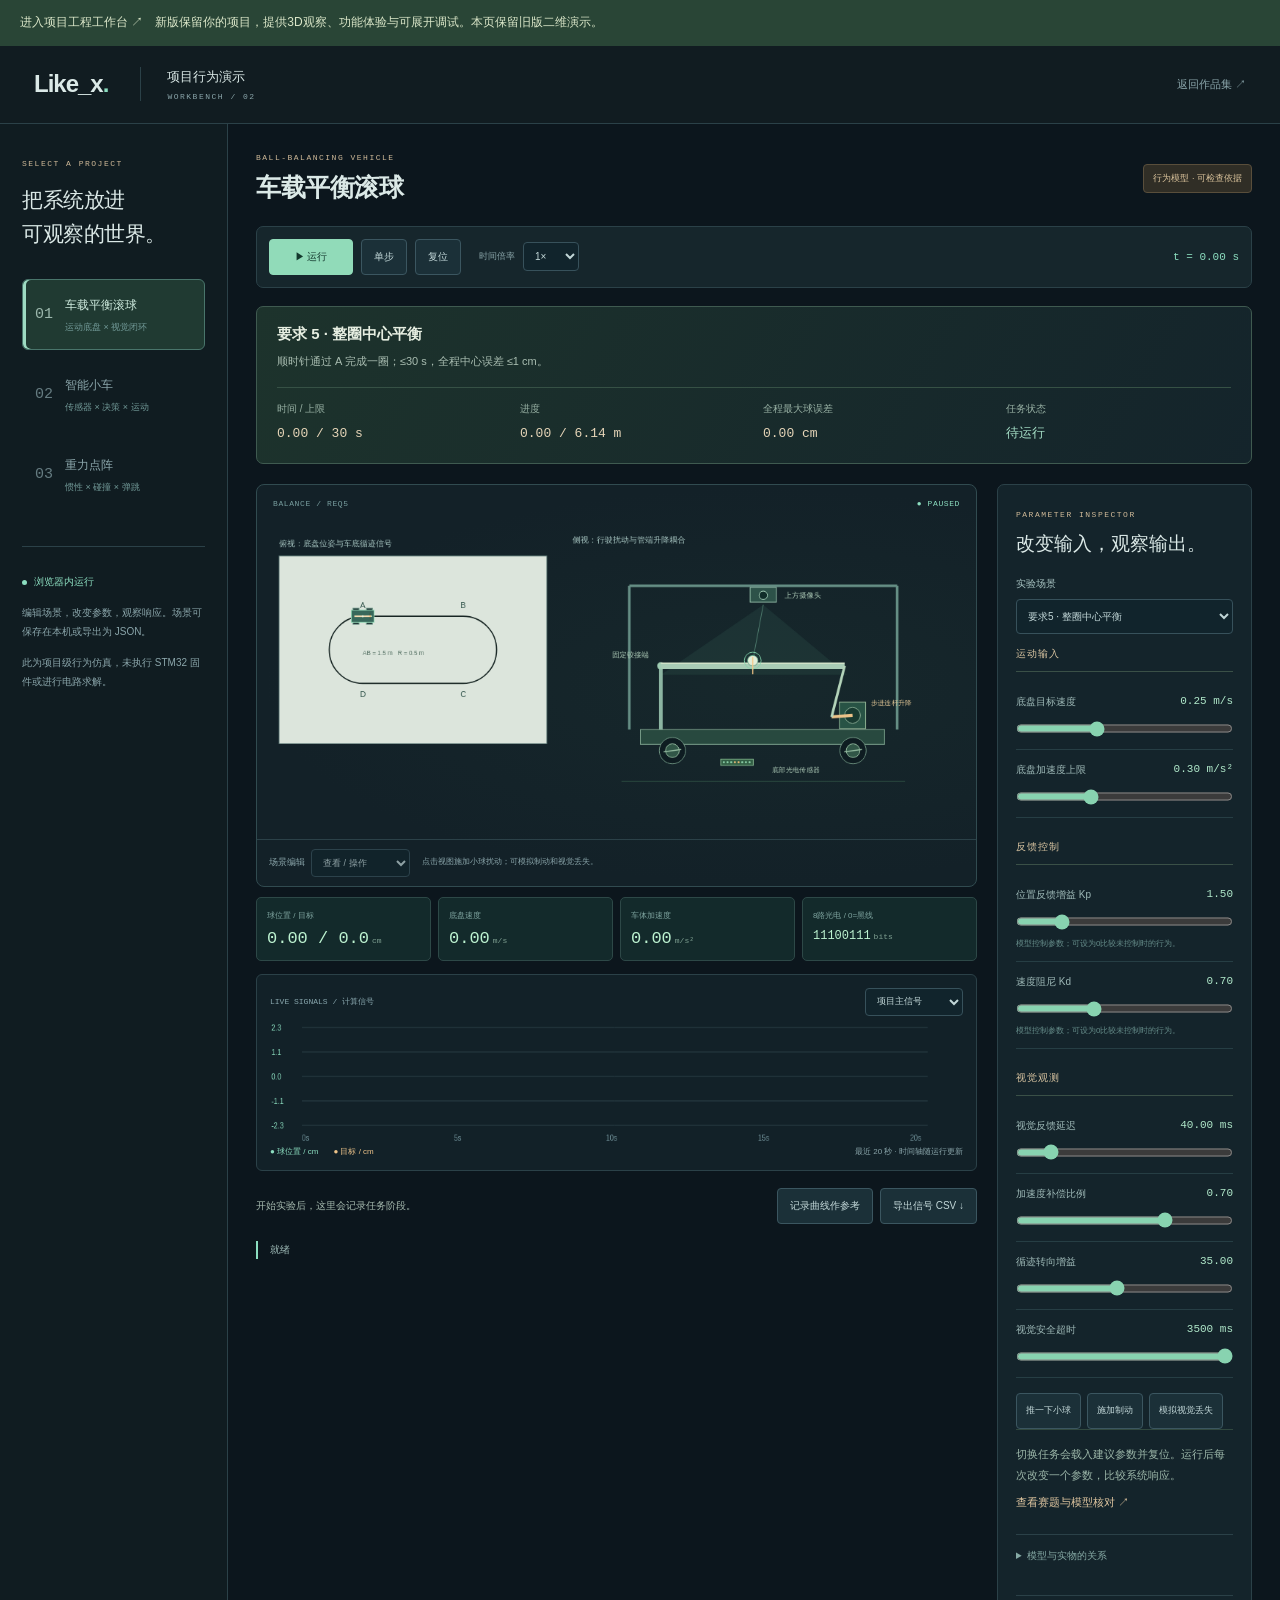
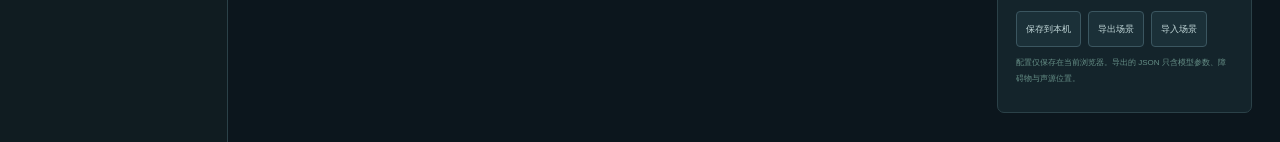
<file: simulator.html>
<!doctype html><html lang="zh-CN"><head><meta charset="UTF-8"><meta name="viewport" content="width=device-width,initial-scale=1"><meta name="theme-color" content="#101b23"><title>Like_x · 嵌入式仿真实验室</title><link rel="icon" href="favicon.svg"><link rel="stylesheet" href="simulator.css?v=20261021"><script src="lab-models.js?v=20261021" defer></script><script src="sim-tasks.js?v=20261021" defer></script><script src="sim-engine.js?v=20261021-6" defer></script><script src="simulator.js?v=20261021" defer></script></head><body><a class="legacy-banner" href="studio.html">进入项目工程工作台 ↗　新版保留你的项目，提供3D观察、功能体验与可展开调试。本页保留旧版二维演示。</a>
<header class="sim-header"><a href="index.html" class="wordmark">Like_x<span>.</span></a><div><strong>项目行为演示</strong><small>WORKBENCH / 02</small></div><a href="index.html">返回作品集 ↗</a></header>
<main class="sim-shell"><aside class="project-sidebar"><div class="overline">SELECT A PROJECT</div><h1>把系统放进<br>可观察的世界。</h1><nav aria-label="选择仿真项目"><button data-project="balance" aria-pressed="true"><span>01</span><div><strong>车载平衡滚球</strong><small>运动底盘 × 视觉闭环</small></div></button><button data-project="car" aria-pressed="false"><span>02</span><div><strong>智能小车</strong><small>传感器 × 决策 × 运动</small></div></button><button data-project="matrix" aria-pressed="false"><span>03</span><div><strong>重力点阵</strong><small>惯性 × 碰撞 × 弹跳</small></div></button></nav><div class="sidebar-note"><span class="status-dot"></span><strong>浏览器内运行</strong><p>编辑场景，改变参数，观察响应。场景可保存在本机或导出为 JSON。</p><p>此为项目级行为仿真，未执行 STM32 固件或进行电路求解。</p></div></aside>
<section class="simulation-main"><div class="workspace-heading"><div><div class="overline" id="project-code">BALL-BALANCING VEHICLE</div><h2 id="project-title">车载平衡滚球</h2></div><span class="model-badge">行为模型 · 可检查依据</span></div><div class="sim-toolbar"><button id="run" class="button primary">▶ 运行</button><button id="step" class="button">单步</button><button id="reset" class="button">复位</button><label>时间倍率<select id="timescale"><option value=".5">0.5×</option><option selected value="1">1×</option><option value="2">2×</option></select></label><span class="sim-time">t = <output id="sim-time">0.00</output> s</span></div>
<section id="task-monitor" class="task-monitor" aria-label="任务与计算指标"></section><div class="simulation-grid"><div class="visual-column"><div class="viewport-frame"><div class="viewport-caption"><span id="scene-label">SCENE / LOOP TRACKING</span><span id="run-state">● PAUSED</span></div><canvas id="scene" width="980" height="540" aria-label="项目动态仿真视图"></canvas><div class="scene-edit-row"><label>场景编辑<select id="edit-mode"><option value="view">查看 / 操作</option><option value="obstacle">点击添加障碍物</option><option value="source">点击移动声源</option><option value="erase">点击删除障碍物</option></select></label><button id="clear-obstacles" class="text-button">清空障碍</button><span id="scene-hint">先运行，观察底盘行驶与球平衡。</span></div></div><div class="instrument-strip" id="readouts"></div><div class="plot-frame"><div class="plot-heading"><span>LIVE SIGNALS / 计算信号</span><select id="plot-channel" aria-label="选择信号曲线"><option value="main">项目主信号</option><option value="motion">速度 / 加速度</option></select></div><canvas id="plot" width="980" height="170" aria-label="仿真时间序列曲线"></canvas><div class="plot-legend"><span id="legend-a">● 球位置 / cm</span><span id="legend-b">● 目标 / cm</span><small id="plot-note">最近 20 秒 · 时间轴随运行更新</small></div></div><div class="experiment-bottom"><div id="experiment-events" class="experiment-events"></div><div class="signal-actions"><button id="capture-reference" class="button">记录曲线作参考</button><button id="clear-reference" class="button" hidden>清除参考</button><button id="export-signals" class="button">导出信号 CSV ↓</button></div></div><p class="simulation-status" id="status" aria-live="off">就绪</p></div>
<aside class="parameter-column"><div class="parameter-heading"><span class="overline">PARAMETER INSPECTOR</span><h3>改变输入，观察输出。</h3></div><label class="field-label">实验场景<select id="scenario"></select></label><div id="parameter-fields"></div><div class="project-actions" id="project-actions"></div><div class="preset-note">切换任务会载入建议参数并复位。运行后每次改变一个参数，比较系统响应。<a href="model-notes.html" target="_blank" rel="noopener">查看赛题与模型核对 ↗</a></div><details class="model-details"><summary>模型与实物的关系</summary><p id="model-description"></p></details><div class="scene-files"><button class="button" id="save">保存到本机</button><button class="button" id="export">导出场景</button><button class="button" id="import-scene-button">导入场景</button><input id="import" type="file" accept=".json,application/json" hidden></div><p class="storage-note">配置仅保存在当前浏览器。导出的 JSON 只含模型参数、障碍物与声源位置。</p></aside></div><div class="sim-toast" id="toast" role="status" aria-live="polite"></div></section></main></body></html>
</file>
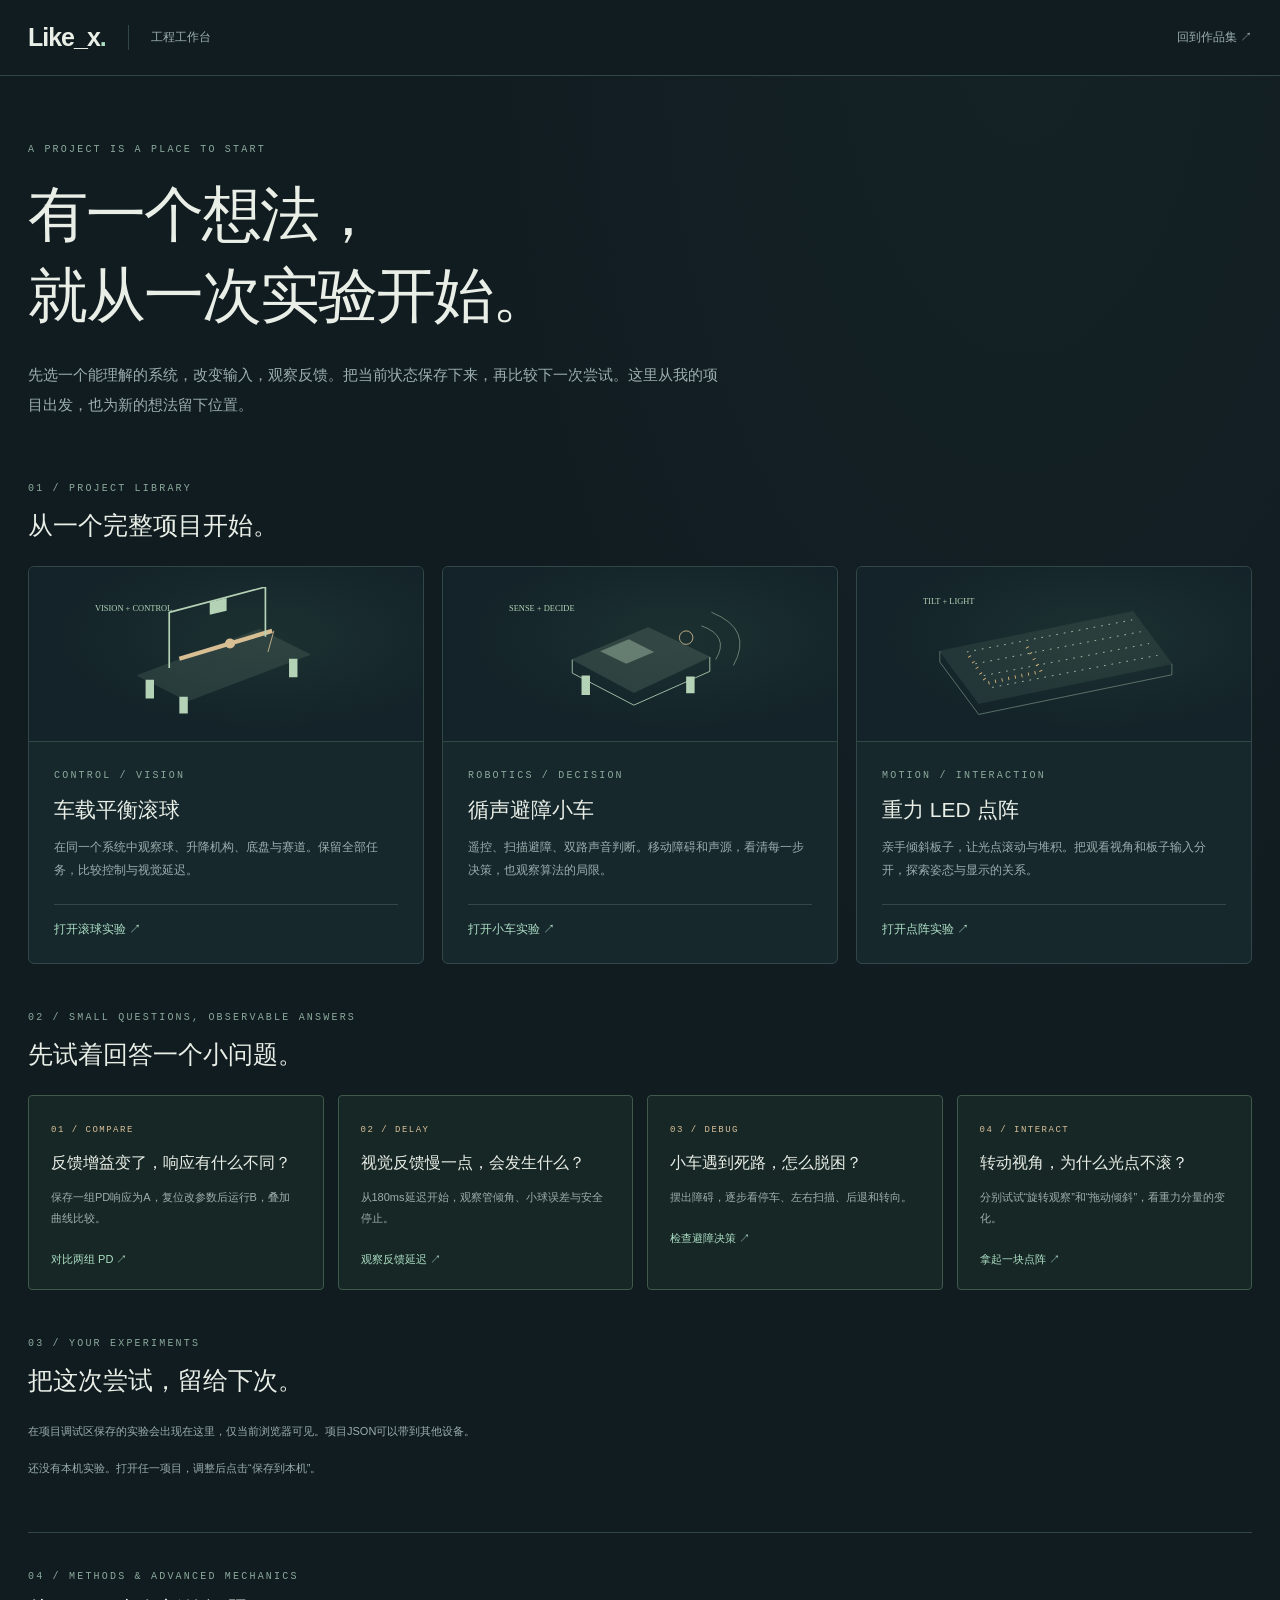
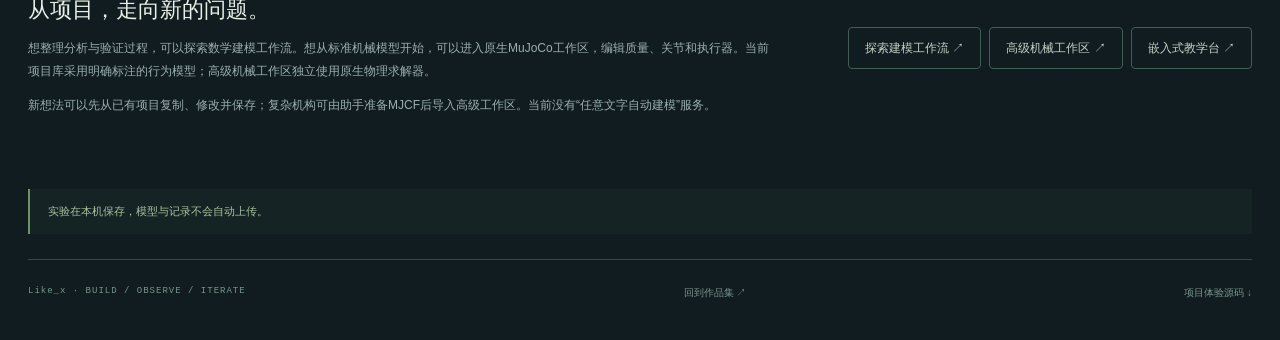
<file: studio.html>
<!doctype html><html lang="zh-CN"><head><meta charset="utf-8"><meta name="viewport" content="width=device-width,initial-scale=1"><meta name="theme-color" content="#111c21"><meta name="color-scheme" content="dark"><meta name="description" content="Like_x工程工作台：从真实项目开始，观察反馈、比较参数、保存自己的实验。"><title>工程工作台 · Like_x</title><link rel="icon" href="favicon.svg"><link rel="stylesheet" href="project-studio.css?v=20261021-6"><script src="project-catalog.js?v=20261021-6" defer></script><script type="module" src="project-library.js?v=20261021-7"></script></head><body><a class="skip" href="#library">跳到项目库</a><header class="studio-nav"><a class="studio-logo" href="index.html">Like_x<span>.</span></a><span class="nav-separator"></span><span>工程工作台</span><nav><a href="index.html#projects">回到作品集 ↗</a></nav></header><main class="library-wrap" id="library"><section class="library-hero"><div class="eyebrow">A PROJECT IS A PLACE TO START</div><h1>有一个想法，<br>就从一次实验开始。</h1><p>先选一个能理解的系统，改变输入，观察反馈。把当前状态保存下来，再比较下一次尝试。这里从我的项目出发，也为新的想法留下位置。</p></section><section class="library-section"><div class="eyebrow">01 / PROJECT LIBRARY</div><h2>从一个完整项目开始。</h2><div class="project-library">
<article class="library-card"><div class="library-art"><svg viewBox="0 0 350 160" fill="none" aria-hidden="true"><path d="M70 105L130 135L275 80L215 50Z" fill="currentColor" opacity=".12" stroke="currentColor"/><path d="M85 110V132M255 85V107M125 130V150" stroke="currentColor" stroke-width="10"/><path d="M120 85L230 52" stroke="#d7be93" stroke-width="5"/><circle cx="180" cy="67" r="6" fill="#d7be93"/><path d="M108 96V30L222 0V59M108 30L222 0" stroke="currentColor" stroke-width="2"/><path d="M156 18L176 13V28L156 33Z" fill="currentColor"/><path d="M225 77L232 52" stroke="#d7be93"/><text x="20" y="28" fill="currentColor" font-size="10" font-family="Consolas">VISION + CONTROL</text></svg></div><div class="library-content"><div class="eyebrow">CONTROL / VISION</div><h3>车载平衡滚球</h3><p>在同一个系统中观察球、升降机构、底盘与赛道。保留全部任务，比较控制与视觉延迟。</p><a href="project.html?project=balance&workspace=1">打开滚球实验 ↗</a></div></article>
<article class="library-card"><div class="library-art"><svg viewBox="0 0 350 160" fill="none" aria-hidden="true"><path d="M95 86L185 48L258 83L168 125Z" fill="currentColor" opacity=".15" stroke="currentColor"/><path d="M95 86V102L168 140L258 100V83" stroke="currentColor"/><path d="M111 105V128M235 106V126" stroke="currentColor" stroke-width="10"/><circle cx="230" cy="60" r="8" stroke="#d7be93"/><path d="M248 46Q282 58 265 86M260 30Q310 50 286 93" stroke="currentColor" opacity=".6"/><path d="M128 76L162 62L192 77L159 91Z" fill="currentColor" opacity=".4"/><text x="20" y="28" fill="currentColor" font-size="10" font-family="Consolas">SENSE + DECIDE</text></svg></div><div class="library-content"><div class="eyebrow">ROBOTICS / DECISION</div><h3>循声避障小车</h3><p>遥控、扫描避障、双路声音判断。移动障碍和声源，看清每一步决策，也观察算法的局限。</p><a href="project.html?project=smartcar&workspace=1">打开小车实验 ↗</a></div></article>
<article class="library-card"><div class="library-art"><svg viewBox="0 0 350 160" fill="none" aria-hidden="true"><path d="M40 76L269 29L315 91L86 138Z" fill="currentColor" opacity=".09" stroke="currentColor"/><path d="M40 76V89L86 151L315 104V91" stroke="currentColor" opacity=".5"/><path d="M72 77L268 39M82 91L278 53M92 105L288 67M102 119L298 81" stroke="currentColor" stroke-dasharray="2 7"/><path d="M75 82L96 114L160 100L141 67" stroke="#e0bc7f" stroke-width="4" stroke-dasharray="1 7"/><text x="20" y="20" fill="currentColor" font-size="10" font-family="Consolas">TILT + LIGHT</text></svg></div><div class="library-content"><div class="eyebrow">MOTION / INTERACTION</div><h3>重力 LED 点阵</h3><p>亲手倾斜板子，让光点滚动与堆积。把观看视角和板子输入分开，探索姿态与显示的关系。</p><a href="project.html?project=matrix&workspace=1">打开点阵实验 ↗</a></div></article></div></section>
<section class="library-section"><div class="eyebrow">02 / SMALL QUESTIONS, OBSERVABLE ANSWERS</div><h2>先试着回答一个小问题。</h2><div class="recipe-grid"><article class="recipe"><small>01 / COMPARE</small><h3>反馈增益变了，响应有什么不同？</h3><p>保存一组PD响应为A，复位改参数后运行B，叠加曲线比较。</p><a href="project.html?project=balance&workspace=1&recipe=pd">对比两组 PD ↗</a></article><article class="recipe"><small>02 / DELAY</small><h3>视觉反馈慢一点，会发生什么？</h3><p>从180ms延迟开始，观察管倾角、小球误差与安全停止。</p><a href="project.html?project=balance&workspace=1&recipe=delay">观察反馈延迟 ↗</a></article><article class="recipe"><small>03 / DEBUG</small><h3>小车遇到死路，怎么脱困？</h3><p>摆出障碍，逐步看停车、左右扫描、后退和转向。</p><a href="project.html?project=smartcar&workspace=1&recipe=deadend">检查避障决策 ↗</a></article><article class="recipe"><small>04 / INTERACT</small><h3>转动视角，为什么光点不滚？</h3><p>分别试试“旋转观察”和“拖动倾斜”，看重力分量的变化。</p><a href="project.html?project=matrix&workspace=1">拿起一块点阵 ↗</a></article></div></section>
<section class="library-section"><div class="eyebrow">03 / YOUR EXPERIMENTS</div><h2>把这次尝试，留给下次。</h2><p class="quiet">在项目调试区保存的实验会出现在这里，仅当前浏览器可见。项目JSON可以带到其他设备。</p><div id="saved-experiments" class="saved-list"><p class="quiet">还没有本机实验。打开任一项目，调整后点击“保存到本机”。</p></div></section>
<section class="advanced-card"><div><div class="eyebrow">04 / METHODS & ADVANCED MECHANICS</div><h2>从项目，走向新的问题。</h2><p>想整理分析与验证过程，可以探索数学建模工作流。想从标准机械模型开始，可以进入原生MuJoCo工作区，编辑质量、关节和执行器。当前项目库采用明确标注的行为模型；高级机械工作区独立使用原生物理求解器。</p><p>新想法可以先从已有项目复制、修改并保存；复杂机构可由助手准备MJCF后导入高级工作区。当前没有“任意文字自动建模”服务。</p></div><div class="button-row"><a class="button" href="project.html?project=workflow">探索建模工作流 ↗</a><a class="button" href="workbench.html">高级机械工作区 ↗</a><a class="button" href="teach.html">嵌入式教学台 ↗</a></div></section>
<div id="library-notice" class="notice" role="status">实验在本机保存，模型与记录不会自动上传。</div><footer class="studio-footer"><span>Like_x · BUILD / OBSERVE / ITERATE</span><a href="index.html">回到作品集 ↗</a><a href="project-experience-source.zip" download>项目体验源码 ↓</a></footer></main></body></html>
</file>
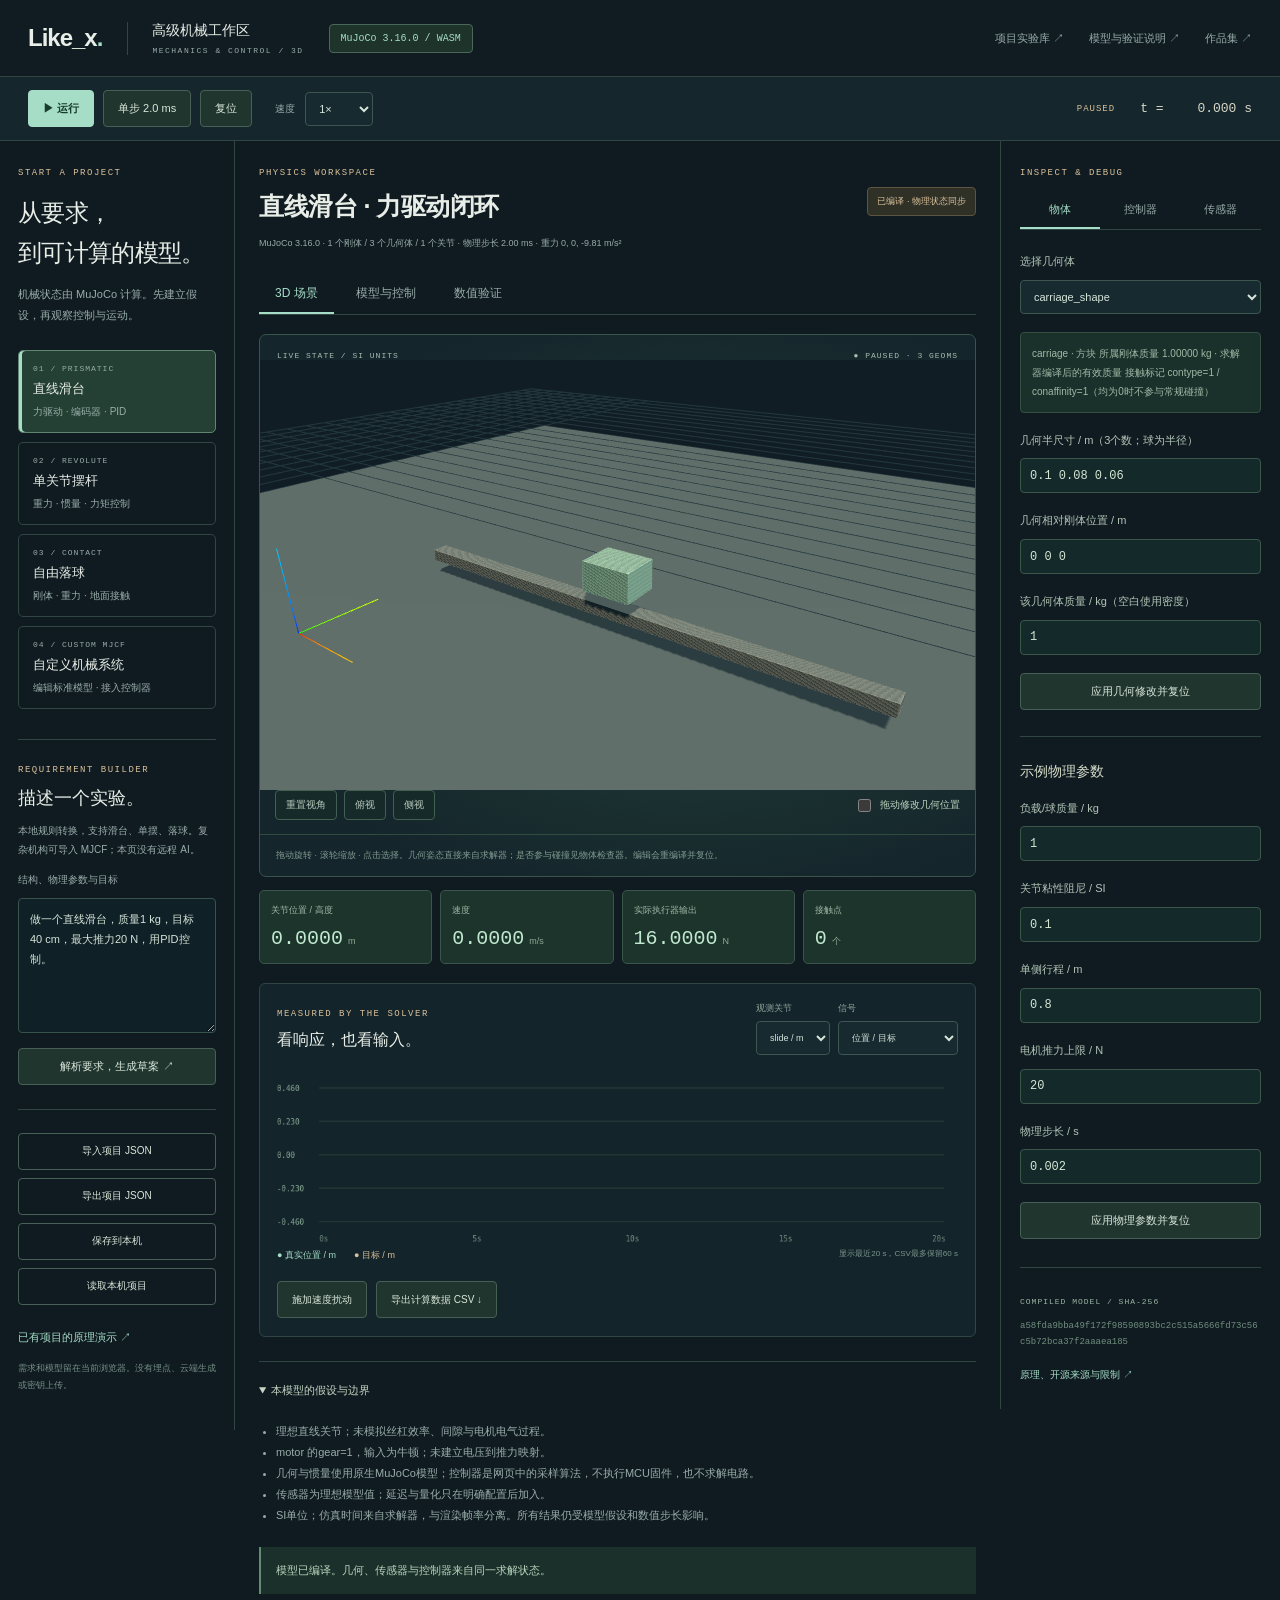
<file: workbench.html>
<!doctype html><html lang="zh-CN"><head><meta charset="utf-8"><meta name="viewport" content="width=device-width,initial-scale=1"><meta name="color-scheme" content="dark"><meta name="theme-color" content="#101b21"><meta name="description" content="Like_x 3D机械与控制仿真实验室：MuJoCo物理计算、关节与执行器、模型编辑、采样PID和可复查数值验证。"><title>3D 仿真实验室 · Like_x</title><link rel="icon" href="favicon.svg"><link rel="stylesheet" href="workbench.css?v=20261021-1"><script type="module" src="physics-workbench.js?v=20261021-1"></script></head><body>
<a class="skip" href="#workspace">跳到实验工作区</a><header class="topbar"><a class="logo" href="index.html">Like_x<span>.</span></a><div class="identity"><strong>高级机械工作区</strong><small>MECHANICS & CONTROL / 3D</small></div><span class="engine-badge" id="engine-badge">正在加载物理引擎…</span><nav><a href="studio.html">项目实验库 ↗</a><a href="physics-guide.html">模型与验证说明 ↗</a><a href="index.html">作品集 ↗</a></nav></header>
<div class="transport"><div class="transport-left"><button id="play" class="button accent" disabled>▶ 运行</button><button id="step" class="button" disabled>单步</button><button id="reset" class="button" disabled>复位</button><label>速度<select id="speed"><option value=".25">0.25×</option><option selected value="1">1×</option><option value="2">2×</option></select></label></div><div class="transport-right"><span id="state-badge">LOADING</span><span class="time">t = <output id="time">0.000</output> s</span></div></div>
<main class="workbench" id="workspace"><aside class="library"><div class="eyebrow">START A PROJECT</div><h1>从要求，<br>到可计算的模型。</h1><p class="quiet">机械状态由 MuJoCo 计算。先建立假设，再观察控制与运动。</p><nav class="template-list" aria-label="模型起点"><button data-template="slider" class="selected"><small>01 / PRISMATIC</small><strong>直线滑台</strong><span>力驱动 · 编码器 · PID</span></button><button data-template="pendulum"><small>02 / REVOLUTE</small><strong>单关节摆杆</strong><span>重力 · 惯量 · 力矩控制</span></button><button data-template="drop"><small>03 / CONTACT</small><strong>自由落球</strong><span>刚体 · 重力 · 地面接触</span></button><button data-template="custom"><small>04 / CUSTOM MJCF</small><strong>自定义机械系统</strong><span>编辑标准模型 · 接入控制器</span></button></nav>
<section class="requirements"><div class="eyebrow">REQUIREMENT BUILDER</div><h2>描述一个实验。</h2><p>本地规则转换，支持滑台、单摆、落球。复杂机构可导入 MJCF；本页没有远程 AI。</p><label for="requirements">结构、物理参数与目标</label><textarea id="requirements" rows="5" spellcheck="false">做一个直线滑台，质量1 kg，目标40 cm，最大推力20 N，用PID控制。</textarea><button id="generate" class="button wide">解析要求，生成草案 ↗</button><div id="generation-result" class="generation-result" hidden></div><button id="adopt" class="button accent wide" hidden>按所列假设载入模型</button></section>
<div class="file-actions"><button id="import-project" class="button">导入项目 JSON</button><button id="export-project" class="button">导出项目 JSON</button><button id="save-local" class="button">保存到本机</button><button id="load-local" class="button">读取本机项目</button><input id="project-file" type="file" accept=".json,application/json" hidden></div><a class="old-exhibits" href="simulator.html">已有项目的原理演示 ↗</a><p class="privacy">需求和模型留在当前浏览器。没有埋点、云端生成或密钥上传。</p></aside>
<section class="main-column"><div class="project-heading"><div><div class="eyebrow">PHYSICS WORKSPACE</div><h2 id="project-name">直线滑台 · 力驱动闭环</h2></div><span id="dirty-badge" class="model-status">引擎加载中</span></div><div class="model-meta" id="model-meta">正在初始化 WebAssembly。首次加载约11 MB物理引擎。</div>
<div class="workspace-tabs" role="tablist" aria-label="工作区"><button data-tab="scene" role="tab" aria-selected="true" aria-controls="panel-scene">3D 场景</button><button data-tab="source" role="tab" aria-selected="false" aria-controls="panel-source">模型与控制</button><button data-tab="verification" role="tab" aria-selected="false" aria-controls="panel-verification">数值验证</button></div>
<section id="panel-scene" role="tabpanel"><div class="stage-frame"><div class="stage-heading"><span>LIVE STATE / SI UNITS</span><span id="renderer-state">等待模型</span></div><div class="stage" id="stage"><div class="loading" id="loading">正在载入 MuJoCo 物理引擎…<small>加载失败会显示错误，不会切换成预设动画。</small></div></div><div class="stage-actions"><button id="view-home">重置视角</button><button id="view-top">俯视</button><button id="view-side">侧视</button><label><input id="edit-3d" type="checkbox">拖动修改几何位置</label></div><p class="stage-caption">拖动旋转 · 滚轮缩放 · 点击选择。几何姿态直接来自求解器；是否参与碰撞见物体检查器。编辑会重编译并复位。</p></div>
<div class="readouts" id="readouts"></div><div class="scope"><div class="scope-head"><div><span class="eyebrow">MEASURED BY THE SOLVER</span><h3>看响应，也看输入。</h3></div><div class="scope-selects"><label>观测关节<select id="monitor"></select></label><label>信号<select id="signal"><option value="position">位置 / 目标</option><option value="velocity">速度</option><option value="force">实际输出 / 输入指令</option><option value="energy">势能 / 动能</option></select></label></div></div><canvas id="scope" width="1000" height="220" aria-label="求解器状态与控制信号曲线"></canvas><div class="legend"><span id="legend-a"></span><span id="legend-b"></span><small>显示最近20 s，CSV最多保留60 s</small></div><div class="scope-buttons"><button class="button" id="kick">施加速度扰动</button><button class="button" id="export-csv">导出计算数据 CSV ↓</button></div></div>
<details class="assumptions" open><summary>本模型的假设与边界</summary><div id="assumptions"></div></details></section>
<section id="panel-source" role="tabpanel" hidden><div class="editor-heading"><div><h3>模型本身，可以被检查。</h3><p>修改后必须编译。错误会阻止运行，不会沿用旧数据冒充新模型。</p></div><button id="compile" class="button accent">编译模型并复位</button></div><label class="editor-label" for="model-name">项目名称</label><input id="model-name" class="text-input" maxlength="120"><label class="editor-label" for="mjcf">MuJoCo MJCF · 长度m、质量kg、角度rad、时间s</label><textarea id="mjcf" class="code-editor" spellcheck="false" rows="24"></textarea><label class="editor-label" for="controller-source">采样控制器 JSON · 仅作用于 gear=1 的单自由度 motor</label><textarea id="controller-source" class="code-editor" spellcheck="false" rows="16"></textarea><p class="quiet">支持自包含刚体模型，最多64个刚体、128个基础几何体、16个执行器。当前不加载外部网格、插件或柔性体。初始状态可用原生 keyframe 指定。</p></section>
<section id="panel-verification" role="tabpanel" hidden><div class="verification-intro"><span class="eyebrow">CHECK THE MATH</span><h3>用独立理论，检查计算结果。</h3><p>在当前浏览器重新运行同一个 WASM 引擎，比较解析式、几何约束、步长收敛和闭环响应。表格中的值由本次执行产生。</p><div class="verification-actions"><button id="verify" class="button accent">运行9项基础验证</button><button id="export-report" class="button" disabled>导出本次验证报告</button></div><p class="verification-limit">这些检查验证基础算例和接入方式；通过不等于你的自定义模型已正确，也不等于结果已按实物标定。</p></div><div id="verification-results" class="verification-results">尚未执行。点击上方按钮查看实算值、理论值、误差与容限。</div></section>
<div class="event-log" id="event-log" role="status" aria-live="polite">初始化中…</div></section>
<aside class="inspector"><div class="eyebrow">INSPECT & DEBUG</div><div class="inspector-tabs" role="tablist" aria-label="检查器"><button data-inspector="object" role="tab" aria-selected="true">物体</button><button data-inspector="control" role="tab" aria-selected="false">控制器</button><button data-inspector="sensors" role="tab" aria-selected="false">传感器</button></div>
<section id="inspect-object"><label class="field-label">选择几何体<select id="objects"></select></label><div id="object-info" class="object-info"></div><div id="geometry-fields"></div><button id="apply-geometry" class="button wide">应用几何修改并复位</button><div class="section-divider"></div><h3>示例物理参数</h3><div id="parameter-fields"></div><button id="apply-parameters" class="button wide">应用物理参数并复位</button></section>
<section id="inspect-control" hidden><label class="field-label">控制通道<select id="controller-picker"></select></label><div id="controller-fields"></div><button id="apply-control" class="button accent wide">应用控制参数</button><p class="quiet">应用时保留机械状态，清零控制器积分与采样缓存。D项使用测量速度，带条件积分抗饱和。延迟与量化只影响测量，不改写真实状态。</p></section>
<section id="inspect-sensors" hidden><p class="quiet">下列值来自 MuJoCo 的原生 sensordata。它们是模型内虚拟传感器，未标定为真实器件。各分量单位按 MJCF 的传感器类型定义。</p><div id="sensor-values"></div></section>
<div class="model-fingerprint"><small>COMPILED MODEL / SHA-256</small><code id="fingerprint">尚未编译</code><a href="physics-guide.html">原理、开源来源与限制 ↗</a></div></aside></main><div id="toast" role="status" class="toast"></div></body></html>
</file>
<file: styles.css>
@font-face{font-family:system-cn;src:local("Microsoft YaHei")}
:root{--bg:#f5f7f5;--surface:#fff;--text:#172a32;--muted:#687779;--line:#dce4df;--accent:#137d69;--soft:#e5efea;--grid:rgba(23,77,61,.06);--nav:rgba(245,247,245,.93);--shadow:0 30px 65px #244b3c0b;--radius:18px}
*{box-sizing:border-box}html{scroll-behavior:smooth;scroll-padding-top:148px}body{margin:0;background:var(--bg);color:var(--text);font-family:Inter,"Segoe UI",system-cn,sans-serif;transition:background .3s,color .3s}button,a{-webkit-tap-highlight-color:transparent}button{font:inherit;cursor:pointer}a{color:inherit;text-decoration:none}button:focus-visible,a:focus-visible{outline:3px solid var(--accent);outline-offset:5px}button:disabled{cursor:default}.mono{font-family:Consolas,"Courier New",monospace}.preview-bar{position:sticky;top:0;z-index:20;min-height:62px;background:#172a32;color:#fff;padding:12px 5%;display:flex;align-items:center;justify-content:space-between;gap:12px;box-shadow:0 1px 0 #ffffff15}.preview-label{font-size:12px;color:#b8cbc6}.preview-label strong{color:#fff;letter-spacing:.8px;margin-right:12px}.theme-controls{display:flex;gap:6px;flex-wrap:wrap}.theme-controls button{border:1px solid #52625f;background:transparent;color:#c6d2ce;border-radius:6px;padding:8px 13px;font-size:12px}.theme-controls button[aria-pressed=true]{background:#cbe9d7;border-color:#cbe9d7;color:#173b30}.wrap{max-width:1160px;margin:auto;padding:0 36px}.nav{height:90px;display:flex;align-items:center;justify-content:space-between;border-bottom:1px solid var(--line)}.brand{display:flex;align-items:center;gap:11px;font-size:21px;font-weight:750;letter-spacing:-.9px}.brand-mark{width:29px;height:29px;border:1px solid var(--accent);border-radius:7px;display:grid;place-items:center;color:var(--accent);font:600 15px Consolas,monospace}.brand small{color:var(--accent)}.nav-links{display:flex;align-items:center;gap:30px;color:var(--muted);font-size:13px}.nav-links a:hover{color:var(--accent)}.nav-end{display:flex;align-items:center;gap:7px;color:var(--muted);font-size:11px}.live-dot{height:6px;width:6px;border-radius:50%;background:var(--accent);box-shadow:0 0 0 4px var(--soft)}.hero{min-height:620px;display:grid;grid-template-columns:1fr 1fr;gap:40px;align-items:center;padding-top:50px;padding-bottom:55px}.eyebrow{font:11px Consolas,monospace;letter-spacing:2px;color:var(--accent);display:flex;align-items:center;gap:12px}.eyebrow:before{content:"";width:23px;height:1px;background:var(--accent)}h1{font-size:clamp(40px,4.4vw,62px);font-weight:750;letter-spacing:-2.7px;line-height:1.29;margin:25px 0 23px}h1 .highlight{color:var(--accent);position:relative;white-space:nowrap}.intro{font-size:14px;line-height:1.95;color:var(--muted);max-width:420px}.intro b{font-weight:600;color:var(--text)}.actions{display:flex;align-items:center;gap:22px;margin-top:30px}.primary{display:inline-flex;align-items:center;gap:27px;padding:13px 19px;background:var(--accent);color:#fff;font-size:13px;border-radius:7px;border:0}.secondary{font-size:12px;border:0;background:none;color:var(--text);padding:10px 0}.subnote{margin-top:36px;display:flex;gap:20px;color:var(--muted);font:10px Consolas,monospace;letter-spacing:.4px}.subnote span+span{border-left:1px solid var(--line);padding-left:20px}.instrument{position:relative;min-height:430px;border-radius:var(--radius);border:1px solid var(--line);background-color:var(--surface);background-image:linear-gradient(var(--grid) 1px,transparent 1px),linear-gradient(90deg,var(--grid) 1px,transparent 1px);background-size:24px 24px;box-shadow:var(--shadow);overflow:hidden}.instrument-header{padding:20px 22px;display:flex;justify-content:space-between;font:9px Consolas,monospace;letter-spacing:1px;color:var(--muted)}.instrument-header span:last-child{color:var(--accent)}.beam-graphic{width:100%;height:280px;color:var(--accent)}.beam-graphic text{font-family:Consolas,monospace}.instrument-footer{position:absolute;bottom:20px;left:22px;right:22px;display:flex;justify-content:space-between;align-items:center;border-top:1px solid var(--line);padding-top:14px;color:var(--muted);font-size:10px}.instrument-footer strong{color:var(--accent);font-weight:500}.diagram-tag{position:absolute;top:81px;left:23px;border:1px solid var(--line);border-radius:5px;padding:7px 10px;background:var(--surface);font:9px Consolas,monospace;color:var(--muted)}.diagram-tag b{color:var(--text);font-weight:400}.award{position:absolute;right:22px;top:78px;background:var(--soft);color:var(--accent);font-size:10px;padding:8px 10px;border-radius:5px}.projects{padding:39px 0 72px;border-top:1px solid var(--line)}.section-head{display:flex;align-items:end;justify-content:space-between;gap:20px;margin-bottom:27px}.section-label{font:10px Consolas,monospace;color:var(--accent);letter-spacing:2px}h2{font-size:28px;font-weight:650;letter-spacing:-.7px;margin:10px 0 0}.section-head p{color:var(--muted);font-size:12px}.filter-row{display:flex;gap:8px;margin-bottom:23px}.filter-row button{border:1px solid var(--line);color:var(--muted);padding:7px 13px;border-radius:5px;background:transparent;font-size:11px}.filter-row button[aria-pressed=true]{background:var(--text);color:var(--bg);border-color:var(--text)}.cards{display:grid;grid-template-columns:1fr 1fr;gap:23px}.card{background:var(--surface);border:1px solid var(--line);border-radius:var(--radius);overflow:hidden}.card[hidden]{display:none}.card-art{height:225px;position:relative;background:var(--soft);overflow:hidden}.art-label{position:absolute;left:20px;top:18px;font:9px Consolas,monospace;letter-spacing:1px;color:var(--accent)}.art-num{position:absolute;right:18px;top:15px;color:var(--accent);font:10px Consolas,monospace;opacity:.6}.card-content{padding:23px}.card-topline{display:flex;justify-content:space-between;color:var(--accent);font:9px Consolas,monospace;letter-spacing:.8px}.card h3{font-size:20px;margin:12px 0 9px;font-weight:650;letter-spacing:-.5px}.card p{font-size:12px;line-height:1.85;color:var(--muted);margin:0}.tags{display:flex;gap:7px;flex-wrap:wrap;margin-top:20px}.tags span{font-size:9px;color:var(--muted);border:1px solid var(--line);padding:4px 7px;border-radius:4px}.card-bottom{margin-top:20px;padding-top:16px;border-top:1px solid var(--line);display:flex;justify-content:space-between;font-size:10px;color:var(--muted)}.card-bottom b{font-weight:500;color:var(--accent)}.car-svg{width:100%;height:210px}.matrix-art{background:#152d2b;display:grid;place-items:center}.matrix-art .art-label,.matrix-art .art-num{color:#a5c7b3}.matrix{display:grid;grid-template-columns:repeat(32,7px);gap:4px;padding:16px;background:#0d1919;border-radius:10px;border:1px solid #52695f;transform:rotate(-9deg);box-shadow:14px 20px 0 #0a191b40}.pixel{width:7px;height:7px;border-radius:50%;background:#263e38}.pixel.on{background:#b5ef8e;box-shadow:0 0 8px #b5ef8e70}.workflow-art{display:flex;align-items:center;justify-content:center;gap:10px}.workflow-art .step{width:65px;height:62px;display:flex;flex-direction:column;align-items:center;justify-content:center;background:var(--surface);border:1px solid var(--line);border-radius:8px;font-size:11px;gap:7px}.workflow-art .step small{font:9px Consolas,monospace;color:var(--accent)}.workflow-art i{font-style:normal;color:var(--accent)}.about{border-top:1px solid var(--line);padding:55px 0 65px;display:grid;grid-template-columns:.8fr 1.2fr;gap:90px}.about p{font-size:13px;color:var(--muted);line-height:2;margin-top:0}.interests{display:flex;flex-wrap:wrap;gap:9px;margin-top:20px}.interests span{font-size:11px;border-bottom:1px solid var(--line);padding:6px 2px;margin-right:12px}.footer{border-top:1px solid var(--line);padding:24px 0 36px;display:flex;justify-content:space-between;font:10px Consolas,monospace;color:var(--muted)}.style-note{background:var(--soft);color:var(--text);padding:15px 20px;border-radius:8px;font-size:12px;line-height:1.8;margin-bottom:30px}.style-note strong{color:var(--accent)}.preview-only{font-size:9px;color:var(--muted)}
[data-theme="dark"]{--bg:#101820;--surface:#17232d;--text:#e4eeee;--muted:#92a8b0;--line:#2a3c46;--accent:#7fe3c1;--soft:#1a3436;--grid:rgba(135,212,210,.07);--nav:#101820;--shadow:0 30px 65px #0002}[data-theme="dark"] .primary{color:#0b2a25}[data-theme="dark"] .instrument{border-radius:8px}[data-theme="dark"] .brand-mark{border-radius:3px}[data-theme="dark"] h1{letter-spacing:-2px}[data-theme="dark"] .card{border-radius:8px}
[data-theme="minimal"]{--bg:#faf9f6;--surface:#faf9f6;--text:#292926;--muted:#85837b;--line:#e0ded6;--accent:#b55a35;--soft:#f0ede6;--grid:transparent;--shadow:none;--radius:3px}[data-theme="minimal"] .instrument{background-image:none;border:0}[data-theme="minimal"] .card{border:0;border-bottom:1px solid var(--line)}[data-theme="minimal"] .card-content{padding-left:0;padding-right:0}[data-theme="minimal"] .brand-mark{border-radius:50%}[data-theme="minimal"] .primary{border-radius:2px}[data-theme="minimal"] h1{font-family:Georgia,system-cn,serif;font-weight:500}
@media(min-width:1500px){.wrap{max-width:1270px}.hero{min-height:690px}.instrument{min-height:460px}.beam-graphic{height:315px}}
@media(max-width:800px){.preview-bar{align-items:flex-start;flex-direction:column;padding:12px 20px}.theme-controls button{padding:7px 10px;font-size:11px}.wrap{padding:0 22px}.nav{height:75px}.nav-links{gap:18px;font-size:12px}.nav-end{display:none}.hero{grid-template-columns:1fr;padding-top:38px;gap:30px;min-height:0}.hero-copy{max-width:530px}h1{font-size:45px}.intro{font-size:13px}.subnote{margin-top:24px}.instrument{min-height:355px}.beam-graphic{height:250px}.cards{gap:18px}.card-art{height:190px}.card-content{padding:18px}.matrix{grid-template-columns:repeat(32,4px);gap:2px;padding:9px}.pixel{height:4px;width:4px}.workflow-art{gap:4px}.workflow-art .step{width:43px;height:52px;font-size:9px}.about{gap:30px;grid-template-columns:1fr 1.5fr}.section-head p{max-width:200px;line-height:1.7}.instrument-header{font-size:8px}}
@media(max-width:520px){.brand{font-size:19px}.nav-links{gap:15px}.nav-links a:last-child{display:none}h1{font-size:42px}.cards{grid-template-columns:1fr}.card-art{height:220px}.matrix{grid-template-columns:repeat(32,6px);gap:3px;padding:12px}.pixel{height:6px;width:6px}.workflow-art .step{width:55px;height:60px;font-size:10px}.section-head{display:block}.section-head p{max-width:none}.about{grid-template-columns:1fr;gap:25px}.footer{gap:15px;line-height:1.7}.filter-row{flex-wrap:wrap}.subnote{gap:12px;font-size:9px}.subnote span+span{padding-left:12px}}
@media(prefers-reduced-motion:reduce){html{scroll-behavior:auto}*{transition:none!important}}

.site-header{position:sticky;top:0;z-index:10;background:rgba(16,24,32,.94);backdrop-filter:blur(16px);border-bottom:1px solid var(--line)}
.site-header .nav{border:0}html{scroll-padding-top:115px}.hero{min-height:620px}.github-link{border:1px solid var(--line);padding:8px 12px;border-radius:5px;color:var(--text);font-size:11px}.skip-link{position:fixed;left:20px;top:-70px;z-index:40;background:var(--accent);color:var(--bg);padding:14px}.skip-link:focus{top:10px}.card{transition:transform .2s,border-color .2s}.card:hover{transform:translateY(-4px);border-color:#49605f}.card h3{font-size:21px}.card-open{border:0;background:transparent;color:var(--accent);font-size:11px;padding:6px 0 6px 12px}.card-open:hover{text-decoration:underline}.card-bottom{align-items:center}.card-bottom a:hover{color:var(--accent)}.filter-status{margin-left:auto;color:var(--muted);font:10px Consolas,monospace;align-self:center}.matrix{transition:transform .3s}.card:hover .matrix{transform:rotate(-5deg)}.instrument{isolation:isolate}.instrument:after{content:"";position:absolute;pointer-events:none;inset:0;background:radial-gradient(ellipse at 55% 50%,#7fe3c10a,transparent 65%);z-index:-1}.beam-graphic{height:260px}.hero-ball{transition:cx .15s,cy .15s}.instrument-controls{display:flex;align-items:center;gap:14px;position:absolute;bottom:67px;left:22px;right:22px;font-size:10px;color:var(--muted)}input[type=range]{accent-color:var(--accent);width:100%;min-width:0;cursor:pointer}.instrument-controls label{white-space:nowrap}.instrument-controls output{font:9px Consolas,monospace;min-width:44px;color:var(--accent)}.instrument-footer{font-size:9px}.section-intro{font-size:13px;line-height:1.9;color:var(--muted);max-width:520px}.method-section{margin:5px 0 65px;padding:34px;border:1px solid var(--line);background:linear-gradient(120deg,#182c33,#14212b);border-radius:10px}.method-section h2{font-size:26px}.methods{display:grid;grid-template-columns:repeat(3,1fr);gap:30px;margin-top:30px}.method{border-top:1px solid #38504f;padding-top:18px}.method small{font:10px Consolas,monospace;color:var(--accent)}.method h3{font-size:15px;margin:12px 0}.method p{color:var(--muted);font-size:12px;line-height:1.9;margin-bottom:0}.about{padding-top:40px}.footer a:hover{color:var(--accent)}.footer{gap:15px;flex-wrap:wrap}.footer-left{display:flex;gap:20px}.footer-left span:last-child{color:var(--accent)}.subnote{flex-wrap:wrap}.card-art{color:var(--accent)}.art-footnote{position:absolute;right:16px;bottom:13px;color:var(--muted);font-size:8px}.note-text{font-size:10px;color:var(--muted);line-height:1.8}.noscript{padding:12px;background:var(--soft);color:var(--text);font-size:12px}dialog{background:var(--surface);color:var(--text);border:1px solid #415552;border-radius:12px;width:min(820px,calc(100% - 32px));max-height:88dvh;padding:0;box-shadow:0 30px 100px #0009}dialog::backdrop{background:#050d17bc;backdrop-filter:blur(7px)}.dialog-head{position:sticky;top:0;background:var(--surface);display:flex;align-items:center;justify-content:space-between;gap:12px;border-bottom:1px solid var(--line);padding:17px 26px;z-index:1}.dialog-head span{font:10px Consolas,monospace;color:var(--accent);letter-spacing:1px}.dialog-close{border:1px solid var(--line);background:none;color:var(--text);padding:7px 12px;border-radius:5px;font-size:12px}.dialog-body{padding:29px}.dialog-body h2{font-size:28px;line-height:1.5;margin:0 0 15px}.dialog-body h3{font-size:15px;color:var(--text);margin:28px 0 10px}.dialog-body p,.dialog-body li{font-size:13px;line-height:1.95;color:var(--muted)}.dialog-body ul{padding-left:20px}.detail-tags{display:flex;flex-wrap:wrap;gap:8px}.detail-tags span{background:var(--soft);color:var(--accent);padding:6px 10px;font-size:10px;border-radius:4px}.detail-flow{border:1px solid var(--line);border-radius:6px;padding:17px;font-size:12px;line-height:2;color:var(--accent);background:var(--bg)}.download-row{border-top:1px solid var(--line);margin-top:28px;padding-top:20px;display:flex;align-items:center;gap:18px;flex-wrap:wrap}.download-row span{font-size:10px;color:var(--muted)}.disclaimer{font-size:11px!important;border-left:2px solid #49635f;padding-left:13px;margin-top:22px}.detail-image{max-height:380px;max-width:100%;display:block;margin:0 auto;border-radius:8px}.detail-figure{margin:25px 0;padding:20px;background:var(--bg);border:1px solid var(--line);border-radius:8px}.detail-figure figcaption{font-size:10px;color:var(--muted);text-align:center;margin-top:14px}.return-top{color:var(--accent)}
@media(max-width:800px){.hero{min-height:0}.site-header .nav{height:72px}.nav-links{gap:18px}.instrument{min-height:390px}.methods{gap:18px}.method-section{padding:24px}.filter-status{display:none}.github-link{display:none}.hero-ball{transition:none}}
@media(max-width:520px){.hero{padding-top:42px}.nav-links a:last-child{display:inline}.site-header .nav-links{gap:18px}.brand-mark{display:none}.hero h1{font-size:39px;letter-spacing:-1.8px}.intro br{display:none}.instrument-header{padding:18px}.diagram-tag{left:18px;font-size:8px}.award{right:18px;font-size:9px}.instrument-controls{left:18px;right:18px}.instrument-footer{left:18px;right:18px;font-size:8px}.methods{grid-template-columns:1fr;gap:20px}.method-section{margin-bottom:45px}.method p{font-size:12px}.dialog-body{padding:22px}.dialog-head{padding:14px 20px}.dialog-body h2{font-size:24px}.footer-left{flex-wrap:wrap;gap:10px}.card-bottom{font-size:9px}.card h3{font-size:20px}}
</file>
<file: labs.css>
:root{--lab-gold:#f7c78a;--lab-blue:#98c7ff}.sr-only{position:absolute;width:1px;height:1px;padding:0;margin:-1px;overflow:hidden;clip:rect(0,0,0,0);white-space:nowrap;border:0}.hero{grid-template-columns:.95fr 1.15fr;gap:44px;padding-top:38px;padding-bottom:45px;min-height:640px}.hero h1{font-size:clamp(38px,4.1vw,58px)}.hero-copy .intro{font-size:13px}.hero-lab{min-width:0;border:1px solid #314741;background:radial-gradient(ellipse at 60% 45%,#1c3339,#14222b 74%);border-radius:12px;box-shadow:0 25px 80px #0002}.hero-lab .lab-toolbar{padding:13px 17px;border-top:1px solid var(--line);gap:7px}.hero-lab .lab-button{padding:9px 10px;font-size:10px;min-height:36px}.hero-lab .lab-button.ghost{margin-left:auto}.hero-lab .lab-visual{border:0;background:transparent;overflow:hidden}.hero-lab .lab-scene-caption{padding:8px 17px 14px;font-size:8px}.hero-lab .lab-scene-top{font-size:9px;padding:17px 19px 0}.hero-lab .balance-svg{max-height:360px}.project-preview{position:relative;width:100%;height:100%;display:block;color:inherit;border:0;padding:0;background:transparent;text-align:left;cursor:pointer;overflow:hidden}.project-preview .card-mechanics{height:100%;padding:0 35px}.card-mechanics svg{width:100%;height:100%;max-height:225px}.card-mechanics .diagram-labels{display:none}.preview-action{position:absolute;right:16px;bottom:15px;display:flex;align-items:center;gap:7px;background:#101820d9;border:1px solid #5c8f7b;color:#b6e8d1;padding:7px 10px;border-radius:5px;font-size:10px;transition:background .2s,transform .2s}.preview-action i{font-style:normal;font-size:10px}.card:hover .preview-action{background:#204339;transform:translateY(-2px)}.card-art{background:linear-gradient(140deg,#193432,#162730)}.card-art.matrix-art{background:#122927}.card-content .card-topline{font-size:9px}.card-open{min-height:40px;padding-left:8px;white-space:nowrap}.card p{max-width:95%}.cards{gap:26px}.card h3{font-size:21px}.card-art .car-svg{transition:transform .3s}.card:hover .car-svg{transform:translateX(5px)}.hero-hint{margin-top:15px;font-size:10px;color:var(--muted);line-height:1.7}.hero-hint .hint-dot{display:inline-block;background:var(--accent);height:5px;width:5px;border-radius:50%;margin-right:7px}.dialog-head{padding:15px 24px;background:#14212b}.dialog-close{min-height:40px;min-width:65px}#project-dialog{width:min(1190px,calc(100% - 44px));max-height:93dvh;border-color:#3e5b53;border-radius:12px}.dialog-body{padding:24px 27px 26px}.dialog-body h2{font-size:27px;margin-bottom:11px}.project-dialog-heading{display:flex;align-items:center;justify-content:space-between;gap:15px}.project-dialog-heading .detail-tags{justify-content:flex-end}.project-summary{margin:8px 0 19px;max-width:850px;font-size:12px!important;line-height:1.85!important}.project-tabs{display:flex;gap:5px;margin:0 0 20px;border-bottom:1px solid #334c47;padding-bottom:9px}.project-tabs button{border:0;background:transparent;color:var(--muted);border-radius:5px;font-size:12px;min-height:40px;padding:10px 16px}.project-tabs button[aria-selected=true]{background:#27443d;color:#b8efd6}.project-tabs button:hover{color:var(--text)}.project-tab-panel:focus{outline:none}.project-notes{max-width:820px;margin:0 auto;padding:0 12px 15px}.project-notes h3{font-size:16px}.project-source-panel{max-width:800px;margin:0 auto;padding:5px 10px 20px}.source-filebox{padding:22px;border:1px solid var(--line);background:var(--bg);border-radius:8px;margin:20px 0}.source-filebox strong{display:block;font:14px Consolas,monospace;color:var(--accent);margin-bottom:7px}.source-filebox p{margin:6px 0}.lab-workspace{display:grid;grid-template-columns:minmax(0,1.7fr) minmax(240px,1fr);gap:22px}.lab-visual{border:1px solid #2e4840;border-radius:8px;background:linear-gradient(#12242b,#122029);min-width:0;align-self:start;overflow:hidden}.lab-scene-top{display:flex;justify-content:space-between;gap:10px;padding:17px 18px 0;font-size:9px;color:#8eaea6;letter-spacing:.7px}.lab-scene-top span:last-child{color:var(--accent)}.balance-svg{width:100%;display:block;max-height:440px}.camera-rig{fill:none;stroke:#7faca0;stroke-width:5;stroke-opacity:.5;stroke-linecap:round}.structure-line{fill:none;stroke:#7b9e94;stroke-width:1.8}.hardware-fill{fill:#24483f;stroke:#85c0a7;stroke-width:1.4}.lens-ring{fill:#112725;stroke:#85c0a7;stroke-width:1.4}.fov-edge{fill:none;stroke:#7fe3c1;stroke-opacity:.15;stroke-dasharray:5 7}.fixed-support{fill:none;stroke:#81aa9c;stroke-width:7}.pivot-joint{fill:#193a32;stroke:#a2d1bb;stroke-width:2}.pipe-body{stroke:#94baa7;stroke-width:12;stroke-linecap:round}.pipe-highlight{stroke:#e4f4df;stroke-width:2.4;stroke-linecap:round}.pipe-bottom{stroke:#36594d;stroke-width:2;stroke-linecap:round}.endpoint-joint{fill:#bce4ca;stroke:#345e48;stroke-width:1.3}.stepper-body{fill:#24463e;stroke:#9ec5b1;stroke-width:1.5}.motor-fins{stroke:#8bb7a0;stroke-width:1.3;opacity:.55}.motor-disc{fill:#16372e;stroke:#b2cbb5;stroke-width:1.2}.chassis-deck{fill:#203b38;stroke:#689d88;stroke-width:1.4}.controller-board{fill:#325d4f;stroke:#7ab89c;stroke-width:1}.svg-micro{font:7px Consolas,monospace;fill:#c2e5d2}.wheel-tire{fill:#0b151a;stroke:#74958c;stroke-width:1.7}.wheel-hub{fill:#26443d;stroke:#97b7a4;stroke-width:1.4}.wheel-treads{fill:none;stroke:#8ba69b;stroke-width:2}.sensor-board{fill:#214a3d;stroke:#78af93}.sensor-rays{fill:none;stroke:#7fe3c1;stroke-opacity:.45;stroke-dasharray:3 5}.ground-line{fill:none;stroke:#3d5e54;stroke-width:1.5}.diagram-labels path{fill:none;stroke:#83baa4;stroke-opacity:.45}.diagram-labels text{font:10px "Segoe UI","Microsoft YaHei",sans-serif;fill:#9cbbb0}.balance-svg[data-highlight=camera] .camera-part,.balance-svg[data-highlight=pipe] .pipe-assembly,.balance-svg[data-highlight=motor] .stepper-body,.balance-svg[data-highlight=chassis] .chassis-deck,.balance-svg[data-highlight=sensors] .sensor-board{filter:drop-shadow(0 0 8px #7fe3c1b0)}.lab-scene-caption{display:flex;justify-content:space-between;gap:12px;padding:0 17px 16px;color:#819d93;font-size:9px;line-height:1.7}.part-picker{display:flex;gap:5px;flex-wrap:wrap;padding:13px 15px;border-top:1px solid #2a433b}.part-picker button{background:transparent;color:#93ada2;border:1px solid #334f43;border-radius:4px;padding:7px 8px;font-size:9px;min-height:34px}.part-picker button[aria-pressed=true]{color:#baf0d3;background:#29493b;border-color:#609c7b}.part-explanation{padding:0 17px 12px;min-height:93px}.part-explanation strong{font-size:11px;color:#c6e5d4}.part-explanation p{font-size:11px!important;line-height:1.85!important;margin:7px 0!important;color:#8ca99e!important}.lab-panel{padding:3px 0;min-width:0}.lab-panel h3{font-size:21px;line-height:1.55;margin:11px 0 10px}.lab-lead{font-size:12px!important;line-height:1.85!important;color:#95afa5!important;margin:0 0 19px}.lab-range-label{display:block;font-size:11px;color:#bdd3c8;line-height:1.8;margin:17px 0 7px}.lab-range-label output{float:right;color:var(--accent);font:12px Consolas,monospace}.lab-range-label input{display:block;margin-top:10px}.lab-panel input[type=range]{height:24px;margin:0;display:block}.range-extents{display:flex;justify-content:space-between;font-size:9px;color:#728d81;margin-top:3px}.readout-grid{display:grid;grid-template-columns:1fr 1fr;gap:8px;margin-top:21px}.readout-grid>div{padding:12px;border:1px solid #2f483d;background:#12251f;border-radius:5px}.readout-grid small{display:block;font-size:9px;color:#86a291}.readout-grid strong{display:block;font:20px Consolas,monospace;color:#b3ecc7;margin-top:8px}.readout-grid .height-readout{font:13px "Segoe UI","Microsoft YaHei",sans-serif;line-height:1.8}.trace-panel{margin-top:15px;border:1px solid var(--line);background:#101e23;border-radius:5px;padding:10px}.trace-label{display:flex;justify-content:space-between;gap:8px;color:#829c8d;font-size:9px}.feedback-trace{width:100%;height:74px;display:block}.trace-mid{stroke:#719882;stroke-opacity:.2;stroke-dasharray:2 4}.loop-flow{display:flex;align-items:center;gap:5px;font-size:9px;color:#7c988b;margin:15px 0}.loop-flow span{padding:7px 5px;border:1px solid #2e473c;border-radius:4px;white-space:nowrap}.loop-flow .active{background:#294e3d;color:#b6efcf;border-color:#6ba483}.loop-flow b{font-weight:400;font-size:10px}.demo-limit{font-size:10px!important;line-height:1.8!important;color:#6e8d7c!important;margin:14px 0 0}.lab-toolbar{display:flex;align-items:center;flex-wrap:wrap;gap:9px;margin-top:17px}.lab-button{border:1px solid #3c5a49;border-radius:5px;background:#1b3028;color:#bbd4c4;font-size:11px;padding:10px 14px;min-height:40px}.lab-button:hover{background:#294b37;border-color:#6a9e78}.lab-button.accent{background:#a7e6bb;color:#133222;border-color:#a7e6bb}.lab-button.accent:hover{background:#c2f5d0}.lab-button.ghost{background:transparent;border-color:transparent;color:#8fb59a}.lab-helper{font-size:10px;color:#7f9a87;line-height:1.8}.lab-button:disabled,.tilt-buttons button:disabled{opacity:.35;cursor:default}.car-lab-svg{display:block;width:100%;min-height:240px}.car-body{fill:#20463b;stroke:#a6c8b1;stroke-width:1.6}.driving-route{fill:none;stroke:#6b9981;stroke-opacity:.25;stroke-dasharray:5 7}.svg-caption{font:10px "Segoe UI","Microsoft YaHei",sans-serif;fill:#6f9381}.segmented{display:flex;gap:5px;margin:12px 0 15px;flex-wrap:wrap}.segmented button,.source-controls button{border:1px solid #365240;border-radius:4px;background:transparent;color:#89aa91;font-size:10px;padding:9px 10px;min-height:38px}.segmented button[aria-pressed=true],.source-controls button[aria-pressed=true]{background:#294a35;color:#c7edca;border-color:#6c9872}.control-cross{display:grid;grid-template-columns:1fr 1.5fr 1fr;gap:7px}.control-cross button{border:1px solid #426144;background:#1d3625;color:#c3ddc2;min-height:42px;border-radius:5px;font-size:11px}.control-cross button:last-child{grid-column:2}.decision-box{padding:14px;border:1px solid #344e3a;border-radius:6px;background:#15271e;margin:19px 0 14px}.decision-box small{color:#7e9f81;font-size:9px}.decision-box strong{display:block;font-size:14px;color:#c3e6bd;margin-top:9px}.decision-box p{font-size:11px!important;line-height:1.85!important;margin:8px 0 0;color:#8da58c!important}.source-controls{display:flex;gap:5px;flex-wrap:wrap}.mic-bars{margin-top:15px}.mic-bars>div{font-size:9px;color:#89a98a;margin-bottom:11px}.mic-bars i{display:block;height:6px;border-radius:3px;background:linear-gradient(90deg,#518d5b,#b6ebb8);margin-top:7px;transition:width .25s}.matrix-visual{background:radial-gradient(ellipse at 50% 50%,#243b26,#101e1d 80%)}.matrix-stage{display:grid;place-items:center;min-height:265px;padding:28px 18px}.interactive-matrix{display:grid;grid-template-columns:repeat(32,minmax(0,1fr));gap:clamp(2px,.35vw,5px);padding:14px;width:100%;background:#091310;border:1px solid #4e6950;border-radius:8px;box-shadow:0 20px 35px #0005}.matrix-led{aspect-ratio:1;border-radius:50%;background:#24372b;box-shadow:inset 0 0 1px #a5b892}.matrix-led.lit{background:#d1f794;box-shadow:0 0 9px #c3f47c70}.matrix-led.masked{background:#102219;box-shadow:inset 0 0 0 1px #3c694b}.gravity-guide{display:flex;justify-content:center;align-items:center;gap:16px;padding:3px 15px 30px}.gravity-arrow{font:35px Consolas,monospace;color:#c7edab;display:inline-block}.gravity-guide strong{font-size:12px;color:#c5e4b6;font-weight:500}.gravity-guide small{display:block;color:#6f926d;font-size:9px;margin-top:6px}.tilt-buttons{display:grid;grid-template-columns:repeat(4,1fr);gap:5px;margin-top:16px}.tilt-buttons button{border:1px solid #435c3c;background:#1c2e1d;color:#acc09b;font-size:10px;border-radius:5px;min-height:40px;padding:5px}.matrix-stage.impulse{animation:matrix-impulse .36s ease-out}@keyframes matrix-impulse{20%{transform:translateY(-5px) rotate(-.6deg)}60%{transform:translateY(3px) rotate(.5deg)}100%{transform:none}}.workflow-workspace{grid-template-columns:1.1fr 1fr;gap:26px}.workflow-visual{background:linear-gradient(135deg,#192b30,#142228)}.workflow-nodes{padding:19px;display:grid;gap:8px}.workflow-node{position:relative;display:flex;align-items:center;gap:12px;width:100%;text-align:left;min-height:64px;background:#132226;border:1px solid #2d4642;border-radius:6px;color:#7c9991;padding:10px 13px}.workflow-node:after{content:"";position:absolute;left:29px;top:100%;height:9px;width:1px;background:#38584b}.workflow-node:last-child:after{display:none}.workflow-node[aria-pressed=true]{border-color:#7fb79a;background:#244237;box-shadow:inset 3px 0 #b5e3bd;color:#c5eacb}.node-number{font:17px Consolas,monospace;color:#6a8f7c;min-width:23px}.workflow-node[aria-pressed=true] .node-number{color:#b5e3bd}.workflow-node strong{display:block;font-size:12px;font-weight:500}.workflow-node small{display:block;margin-top:4px;font:8px Consolas,monospace;color:#628777}.workflow-node[aria-pressed=true] small{color:#87b49b}.node-status{font-size:8px;margin-left:auto;font-style:normal;white-space:nowrap}.workflow-node.passed:not([aria-pressed=true]) .node-number{color:#a3bd94}.workflow-rail{height:3px;background:#283f32;margin:0 19px 16px;overflow:hidden;border-radius:3px}.workflow-progress{height:100%;width:0;background:#bae1ad}.workflow-explanation{padding:18px 0}.workflow-explanation h3{font-size:27px}.workflow-io{margin-top:22px}.workflow-io>div{border:1px solid #38503f;background:#17291f;padding:16px;border-radius:6px}.workflow-io small{font:9px Consolas,monospace;color:#87a184}.workflow-io p{font-size:12px!important;line-height:1.8!important;color:#bdd0b5!important;margin:8px 0 0;overflow-wrap:anywhere}.workflow-output{font-size:11px!important}.io-arrow{display:block;color:#96b38a;text-align:center;margin:7px}.checkpoint{margin-top:19px;padding-left:13px;border-left:2px solid #8daa79}.checkpoint span{font-size:10px;color:#b9d3a3}.checkpoint p{font-size:11px!important;color:#8da482!important;line-height:1.8!important;margin:8px 0}.workflow-announcement{margin:0}.dialog-body [hidden]{display:none!important}
.workflow-art .project-preview{display:grid;place-items:center}.workflow-mini-grid{display:grid;grid-template-columns:repeat(3,85px);gap:12px}.mini-stage{display:flex;align-items:center;gap:7px;border:1px solid #456450;background:#172c24;padding:12px 8px;font-size:10px;color:#bdd8bf;border-radius:5px}.mini-stage small{font:9px Consolas,monospace;color:#7caa8a}.matrix-art .project-preview{display:grid;place-items:center}.project-preview:focus-visible{outline-offset:-4px}.project-preview .art-label{pointer-events:none}.project-lab>.lab-toolbar{margin:0 0 18px;padding:0 0 15px;border-bottom:1px solid #2e453b}
@media(min-width:1500px){.hero{min-height:680px}.hero-lab .balance-svg{max-height:400px}}
@media(max-width:960px){.hero{gap:25px;grid-template-columns:1fr 1fr}.hero h1{font-size:42px}.hero-lab .lab-toolbar{padding:11px}.hero-lab .lab-button{padding:9px 7px;font-size:9px}.lab-workspace{grid-template-columns:1.4fr 1fr;gap:18px}.lab-panel h3{font-size:18px}.loop-flow{gap:3px;font-size:8px}.loop-flow span{padding:6px 3px}.project-dialog-heading{display:block}.project-dialog-heading .detail-tags{justify-content:flex-start}.dialog-body{padding:22px}.workflow-workspace{grid-template-columns:1fr 1fr}}
@media(max-width:800px){.hero{grid-template-columns:1fr;padding-top:38px;gap:30px;min-height:0}.hero-copy{max-width:560px}.hero h1{font-size:46px}.hero-lab .balance-svg{max-height:380px}.hero-lab .lab-toolbar{padding:13px 17px}.hero-lab .lab-button{padding:10px 13px;font-size:10px}.lab-workspace{grid-template-columns:1fr}.lab-visual{width:100%}.lab-panel{padding:10px 0}.lab-panel h3{font-size:21px;max-width:400px}.lab-lead{max-width:600px}.readout-grid{max-width:450px}.trace-panel{max-width:450px}.loop-flow{font-size:10px}.loop-flow span{padding:8px 10px}.lab-toolbar{gap:8px}.lab-helper{flex-basis:100%}.workflow-workspace{grid-template-columns:1fr}.workflow-explanation{padding:10px 0}.workflow-nodes{grid-template-columns:1fr 1fr;gap:8px}.workflow-node{padding:9px;gap:7px}.workflow-node:after{display:none}.workflow-node small{font-size:7px}.workflow-node .node-status{display:none}.workflow-io{display:grid;grid-template-columns:1fr 18px 1fr;gap:7px;align-items:stretch}.io-arrow{align-self:center;transform:rotate(-90deg)}.matrix-stage{min-height:220px}.balance-svg{max-height:440px}.part-explanation{min-height:0}.lab-scene-caption{font-size:8px}.project-tabs{position:sticky;top:71px;background:var(--surface);z-index:2;padding-top:8px}.dialog-head{z-index:3}}
@media(max-width:520px){.hero{padding-bottom:40px}.hero h1{font-size:39px}.hero-lab .lab-button.ghost{margin-left:0}.hero-lab .lab-toolbar{padding:10px;gap:5px}.hero-lab .lab-button{font-size:9px;padding:9px 7px}.hero-lab .lab-scene-top{padding:14px 13px 0;font-size:8px}.hero-lab .balance-svg{min-height:235px}.hero-lab .lab-scene-caption{padding:4px 13px 12px;font-size:7px}.card-open{font-size:10px}.card-content .card-topline{font-size:8px}.card p{max-width:100%}.card-art .preview-action{font-size:9px}.project-preview .card-mechanics{padding:0 13px}.hero-hint{max-width:300px}#project-dialog{width:calc(100% - 18px);max-height:96dvh;border-radius:9px}.dialog-body{padding:18px 13px}.dialog-body h2{font-size:22px}.detail-tags span{font-size:8px;padding:5px 7px}.project-summary{font-size:11px!important;margin-bottom:13px}.project-tabs{gap:2px;top:70px}.project-tabs button{padding:9px 12px;font-size:11px;min-height:40px}.dialog-head{padding:12px 14px}.dialog-head span{font-size:8px}.dialog-close{min-height:38px;min-width:57px;font-size:11px;padding:7px}.lab-scene-top{padding:13px 12px 0;font-size:8px;letter-spacing:.3px}.lab-scene-caption{padding:0 11px 12px;gap:7px;font-size:7px}.part-picker{padding:10px;gap:4px}.part-picker button{font-size:8px;padding:6px;min-height:35px}.part-explanation{padding:0 12px 10px}.part-explanation p{font-size:10px!important}.lab-panel h3{font-size:20px}.lab-button{font-size:10px;padding:9px 11px}.lab-toolbar{gap:7px}.lab-helper{font-size:9px}.matrix-stage{min-height:190px;padding:20px 10px}.interactive-matrix{gap:3px;padding:10px}.matrix-led.lit{box-shadow:0 0 6px #c3f47c70}.gravity-guide{padding-bottom:23px}.workflow-nodes{padding:13px;gap:7px}.workflow-node{min-height:65px;padding:9px 7px}.workflow-node small{font-size:6px}.node-number{font-size:15px;min-width:19px}.workflow-node strong{font-size:11px}.workflow-io{grid-template-columns:1fr}.io-arrow{transform:none;margin:0}.workflow-io>div{padding:13px}.source-filebox{padding:16px}.source-filebox strong{font-size:12px;overflow-wrap:anywhere}.lab-panel .segmented button{padding:9px 10px;font-size:10px}.trace-panel{margin-bottom:10px}.balance-svg .diagram-labels text{font-size:10px}}
@media(prefers-reduced-motion:reduce){.matrix-stage.impulse{animation:none}.card,.card-art .car-svg,.preview-action,.mic-bars i{transition:none}}

.simulator-embed{display:block;width:100%;height:500px;border:0;border-radius:7px;background:#0c161d}.simulator-entrance{margin:18px 0 0}.simulator-entrance a{display:inline-flex;align-items:center;gap:20px;color:#b9ebd1;font-size:12px;border-bottom:1px solid #457a64;padding:8px 0}.simulator-entrance small{display:block;font-size:9px;color:#6b9b8d;margin-top:9px}.nav-links{gap:22px}@media(max-width:520px){.nav-links{gap:10px;font-size:10px}.nav-links a:nth-child(3){display:none}.simulator-embed{height:500px}.simulator-entrance small{font-size:8px}}

.artifact-stream{display:grid;grid-template-columns:1fr 12px 1fr 12px 1fr;gap:6px;align-items:center;padding:16px;border-top:1px solid #314b43}.artifact-stream>div{min-width:0;padding:10px 8px;background:#182f29;border:1px solid #41614e;border-radius:5px;position:relative;overflow:hidden}.artifact-stream small{display:block;font:7px Consolas,monospace;color:#80ad92}.artifact-stream span{display:block;font-size:9px;color:#b8d6bd;line-height:1.7;margin-top:6px;overflow-wrap:anywhere}.artifact-stream>b{color:#80b18c;font-size:10px;font-weight:400}.artifact-stream i{display:block;height:2px;background:#2e5940;margin-top:8px;position:relative}.artifact-stream.flowing i:after{content:"";position:absolute;width:25%;height:2px;background:#bce8a7;animation:artifact-flow 1.1s linear infinite}@keyframes artifact-flow{from{left:-25%}to{left:100%}}@media(prefers-reduced-motion:reduce){.artifact-stream.flowing i:after{animation:none;left:40%}}
.simulator-open-link{display:inline-block;font-size:11px;color:#a5d9c5;border-bottom:1px solid #3f6f60;margin:0 0 17px;padding:7px 0}
</file>
<file: portfolio-studio.css>
/* Original visual system: warm paper labels against a dark instrument bench. */
:root{--studio-mint:#a3dec6;--studio-gold:#dcc29a}
[data-theme=dark]{--bg:#10191d;--surface:#162329;--text:#eef1e9;--muted:#9eafad;--line:#30413f;--accent:var(--studio-mint);--soft:#203632}
body{background-image:radial-gradient(ellipse at 80% 8%,#22403b25,transparent 38%)}
.wrap{max-width:1336px;padding-inline:48px}.nav{height:82px}.nav-links{gap:28px}.brand-mark{display:none}.brand{font-size:25px}.site-header{background:#10191df2}.nav-links a{transition:color .2s}.nav-links a:last-child{color:var(--accent)}
.hero{padding:85px 0 70px;grid-template-columns:.95fr 1.05fr;gap:54px;min-height:680px}.hero .eyebrow{color:var(--studio-gold);font-size:10px;letter-spacing:2.3px}.hero h1{font-size:clamp(42px,4.5vw,67px);line-height:1.24;letter-spacing:-2.6px;margin-top:30px}.hero .intro{font-size:14px;line-height:2;max-width:410px}.hero .actions{margin-top:28px}.hero .primary{padding:15px 21px;border-radius:4px;font-weight:600}.hero-hint{font-size:11px;color:var(--muted)}.hero .simulator-entrance{margin-top:25px}.simulator-entrance a{font-size:12px}.simulator-entrance small{font-size:10px;line-height:1.7}.subnote{font-size:9px;opacity:.7}
#hero-lab{min-width:0;position:relative;border:1px solid #40554d;border-radius:8px;background:#142127;overflow:hidden;box-shadow:20px 25px 0 #080e112a}#hero-lab:before{content:'FEATURED BUILD / 01';display:block;padding:19px 22px;border-bottom:1px solid var(--line);font:10px Consolas,monospace;letter-spacing:2px;color:var(--studio-gold)}#hero-lab:after{content:'车载平衡滚球 · 视觉反馈 × 行驶控制';display:block;padding:18px 22px;font-size:11px;border-top:1px solid var(--line);color:var(--muted)}.hero-demo{display:block;width:100%;height:420px;border:0;background:#142127}
.projects{padding-top:46px}.section-head h2{font-size:32px;letter-spacing:-1px}.section-head p{font-size:12px}.section-label{color:var(--studio-gold);font-size:10px;letter-spacing:1.5px}.filter-row{margin:30px 0 28px;gap:9px}.filter-row button{padding:9px 15px;border-radius:20px;font-size:11px}.filter-row button[aria-pressed=true]{background:var(--accent);border-color:var(--accent);color:#102a22}.cards{gap:28px}.card{border-radius:6px!important;background:#142127}.card-art{height:267px;background-color:#1d302f}.card-content{padding:27px 28px}.card h3{font-size:23px;margin-top:16px;line-height:1.5}.card p{font-size:13px;line-height:1.9;max-width:470px}.card-topline{font-size:9px;color:var(--studio-gold)}.card-bottom{padding-top:18px;margin-top:23px;font-size:11px}.card-open{font-size:12px}.tags span{border:0;padding:5px 8px;background:#223631;color:#afc4ba;border-radius:3px}.project-preview .preview-action{background:#111c21e6;border:1px solid #648479;color:var(--text);border-radius:4px;padding:9px 13px;font-size:11px}.art-label{letter-spacing:1.3px}.art-num{font-size:13px}.card:hover{transform:translateY(-3px);border-color:#779c89}.card .matrix{transform:rotate(-6deg)}.card .car-svg{height:250px}.card-mechanics{padding-inline:25px}
.lab-invitation{display:flex;align-items:center;justify-content:space-between;gap:40px;padding:40px;margin:0 0 70px;border:1px solid #536b60;border-radius:6px;background:linear-gradient(110deg,#1e3931,#15262a)}.lab-invitation h2{font-size:31px;margin:16px 0}.lab-invitation p{font-size:13px;color:var(--muted);line-height:1.9;max-width:600px}.lab-invitation>a{display:flex;align-items:center;justify-content:space-between;gap:35px;white-space:nowrap;background:#a3dec6;color:#102c23;padding:17px 20px;border-radius:4px;font-size:13px}.lab-invitation>a span{font-size:24px}
.method-section{padding:0;background:none;border:0}.method-section h2{font-size:29px;max-width:540px;line-height:1.5}.methods{gap:40px}.method{padding-top:22px}.method h3{font-size:17px;line-height:1.7}.method p{font-size:13px}.about{padding-top:50px;gap:60px}.about h2{font-size:30px}.about p{font-size:14px;line-height:2}.footer{padding-top:30px}.evidence-link{display:inline-flex;color:var(--accent);font-size:12px;line-height:1.8;border-bottom:1px solid #789d83;margin-top:25px;padding-bottom:6px}.simulator-open-link{font-size:12px!important;padding:13px 15px!important;background:#223831;border:1px solid #4c6c5c;border-radius:4px;text-align:center;margin-bottom:18px!important}
dialog{width:min(1060px,calc(100% - 32px));border-radius:7px}.project-dialog-heading h2{max-width:720px}.dialog-body{padding:30px}.project-summary{max-width:780px}.project-tabs{margin-top:24px}.simulator-embed{min-height:480px}.project-notes{max-width:780px;margin:auto}.detail-flow{border-radius:4px}.project-notes h3{font-size:19px}.project-notes p{font-size:14px}
@media(max-width:1050px){.wrap{padding-inline:28px}.hero{gap:28px;padding-top:55px}.hero h1{font-size:47px}.hero-demo{height:430px}.nav-links{gap:18px}.card h3{font-size:21px}.lab-invitation{padding:30px;gap:25px}.lab-invitation h2{font-size:27px}}
@media(max-width:800px){.hero{grid-template-columns:1fr;padding-block:45px}.hero-copy{max-width:620px}.hero h1{font-size:54px}.hero-demo{height:440px}.hero .intro{max-width:560px}.subnote{margin-top:20px}.hero .simulator-entrance{display:none}.cards{gap:20px}.card-art{height:230px}.card-content{padding:22px}.card h3{font-size:20px}.lab-invitation{align-items:flex-start;flex-direction:column}.lab-invitation p{margin-bottom:0}.methods{gap:22px}.nav-links{font-size:12px}.hero{min-height:0}.hero-hint{margin-bottom:0}}
@media(max-width:520px){.wrap{padding-inline:20px}.site-header .nav-links{gap:18px}.nav-links a[href='#method'],.nav-links a[href='#about']{display:none}.nav{height:69px}.brand{font-size:23px}.hero{padding:42px 0 45px;gap:34px}.hero h1{font-size:43px;letter-spacing:-1.5px}.hero .intro{font-size:13px;line-height:1.95}.hero .intro br{display:none}.hero .actions{gap:19px}.hero-demo{height:485px}#hero-lab:before,#hero-lab:after{padding:15px;font-size:9px}.section-head h2{font-size:29px}.projects{padding-top:30px}.filter-row{margin-top:25px;gap:7px}.filter-row button{padding:8px 12px;font-size:10px}.card-art{height:240px}.card h3{font-size:22px}.card p{font-size:13px}.card-bottom{font-size:10px}.lab-invitation{padding:25px;margin-bottom:48px}.lab-invitation h2{font-size:27px}.lab-invitation>a{width:100%;padding:14px 17px}.method-section h2{font-size:25px}.methods{grid-template-columns:1fr}.about{gap:24px}.about h2{font-size:28px}.about p{font-size:13px}.dialog-body{padding:20px}.project-notes p{font-size:13px}.project-tabs button{font-size:12px}.simulator-embed{min-height:520px}.footer-left{font-size:9px}}
</file>
<file: portfolio-notes.css>
/* Like_x：以编号、目录和实物机制组织个人作品。 */
[data-theme=dark]{--bg:#141b1d;--surface:#1b2528;--text:#e6e5dc;--muted:#9ba9a4;--line:#374443;--accent:#d4b487;--soft:#293a35;--studio-gold:#d4b487;--studio-mint:#b5c8ad}
body{background-image:none}.site-header{background:#141b1df5;border-bottom:1px solid #36423f}.nav{height:76px}.brand{letter-spacing:-1px;font-size:26px}.nav-links{gap:23px;font-size:12px}.nav-links a:last-child{color:#d4b487}.github-link{color:#a6b0a8;font-size:11px}
.hero{padding-top:67px;gap:65px;min-height:650px;grid-template-columns:.88fr 1.12fr}.hero .eyebrow{font-size:11px;letter-spacing:1.5px;color:#c6a479}.hero h1{font-size:clamp(48px,6.5vw,88px);line-height:1.15;font-weight:550;letter-spacing:-4px;margin:26px 0 28px}.hero .highlight{color:#d4b487;font-family:"Songti SC","SimSun",serif;font-weight:400;font-size:.76em;letter-spacing:-2px}.hero .intro{font-size:14px;line-height:2.1;color:#a9b5aa;max-width:365px}.hero .primary{background:#d0b68e;border-color:#d0b68e;color:#1d3026!important;border-radius:1px;padding:14px 18px}.hero .secondary{font-size:12px;color:#aab8a9}.hero-hint{font-size:11px;color:#7e9684}.hero-hint .hint-dot{background:#d0b68e;box-shadow:none}.hero .subnote{border-top:1px solid #3b483e;padding-top:19px;font-size:10px;letter-spacing:1px;color:#a09279;opacity:1}.hero .simulator-entrance{padding-top:7px}.simulator-entrance a{color:#b1bea8}.simulator-entrance small{color:#778e7b}
#hero-lab{border-radius:2px;box-shadow:none;border-color:#4c5a4b;transform:rotate(.7deg);transition:transform .25s;background:#152329}#hero-lab:hover{transform:rotate(0deg)}#hero-lab:before{content:'01 / 车载平衡滚球';font:12px/1.7 Consolas,"Microsoft YaHei",monospace;letter-spacing:.7px;color:#c5ab80;background:#24352e;border-color:#4c5a4b;padding:14px 19px}#hero-lab:after{content:'视觉反馈 · 单端升降 · 底盘循迹';font-size:11px;border-color:#3f5243;padding:14px 19px;color:#96a68d}.hero-demo{height:410px}
.projects{padding-top:45px}.section-label{font-size:11px;letter-spacing:1px;color:#b29873}.section-head h2{font-size:37px;font-weight:500;letter-spacing:-1px;margin-top:13px}.section-head p{color:#899d8a}.filter-row button{border-radius:1px;border-color:#465448;padding:9px 13px}.filter-row button[aria-pressed=true]{background:#b5c2a3;color:#263428;border-color:#b5c2a3}.filter-status{color:#8f9f85}.cards{gap:42px 32px}.card{border-radius:1px!important;border-color:#41513f;background:#172326;transition:border-color .2s}.card:hover{transform:none;border-color:#a99770}.card-art{height:260px;background:#263b30;border-bottom:1px solid #41513f}.card-content{padding:24px}.card h3{font-size:26px;font-weight:500;letter-spacing:-.5px;line-height:1.55;margin:18px 0 12px}.card p{color:#97aa96;font-size:13px;line-height:2}.card-topline{letter-spacing:.7px;font-size:10px;color:#b19c77}.tags span{background:none;border-bottom:1px solid #566347;border-radius:0;color:#94ab89;font-size:10px;padding:4px 0;margin-right:9px}.card-bottom{border-color:#3c503c;color:#7d9477}.card-open{color:#ceb78c}.project-preview .preview-action{border-radius:1px;color:#d5d8c6;background:#192b24ed;border-color:#7c8d69}.art-label{color:#b8c5a2}.workflow-mini-grid .mini-stage{border-radius:1px}
.lab-invitation{border:0;border-top:1px solid #56624b;border-bottom:1px solid #56624b;border-radius:0;background:none;padding:35px 0;margin-top:5px;margin-bottom:65px}.lab-invitation h2{font-size:29px;font-weight:500}.lab-invitation>a{background:#bdc7a7;color:#263b2a;border-radius:1px}.lab-invitation p{color:#93a38b}
.teaching-note{display:grid;grid-template-columns:110px 1fr auto;gap:27px;align-items:center;background:#e9e2d0;color:#3b4632;padding:32px;margin:0 0 70px;position:relative}.teaching-note:before{content:'';position:absolute;left:30px;top:-9px;width:84px;height:19px;background:#a9986b99;transform:rotate(-4deg)}.teaching-note .note-index{font:italic 56px/1 Georgia,serif;color:#a66a44}.teaching-note small{font-size:11px;color:#8b6e4c;letter-spacing:1px}.teaching-note h2{font-size:26px;color:#334630;letter-spacing:-.6px;font-weight:550;margin:8px 0}.teaching-note p{font-size:13px;color:#7c795d;line-height:1.9;max-width:550px;margin:9px 0 0}.teaching-note>a{border-bottom:1px solid #99754f;padding:10px 0;font-size:13px;white-space:nowrap;color:#79593c}
.method-section h2{font-size:29px;font-weight:500}.methods{gap:30px}.method h3{font-size:17px;font-weight:500}.method small{color:#b2966d;font-size:11px;letter-spacing:0}.method p{color:#8b9f85}.about{grid-template-columns:.7fr 1.3fr;gap:70px}.about h2{font-size:31px;font-weight:500}.about p{color:#99ad91}.interests span{color:#a8b49b;border-color:#485e43}.footer{color:#7e9676;border-color:#465942}.footer-left span:last-child{letter-spacing:1px}
@media(max-width:1050px){.hero{gap:32px}.hero h1{font-size:65px}.nav-links{gap:15px;font-size:11px}.teaching-note{grid-template-columns:70px 1fr;gap:18px}.teaching-note>a{grid-column:2;justify-self:start}.teaching-note .note-index{font-size:43px}}
@media(max-width:800px){.hero{grid-template-columns:1fr;padding-top:45px;gap:35px;min-height:0}.hero h1{font-size:71px}.hero .intro{max-width:520px}.hero-demo{height:390px}#hero-lab{transform:none}.section-head h2{font-size:32px}.cards{gap:25px}.card-art{height:220px}.card h3{font-size:23px}.about{gap:35px}.teaching-note{padding:28px}.teaching-note h2{font-size:24px}}
@media(max-width:520px){.nav{height:68px;gap:17px}.brand{font-size:23px}.site-header .nav-links{gap:14px}.site-header .nav-links a[href='#projects']{display:none}.site-header .nav-links a[href='teach.html']{display:inline;font-size:11px}.github-link{font-size:10px}.hero h1{font-size:64px;letter-spacing:-3px}.hero .intro{font-size:13px}.hero{padding:35px 0 40px}.hero-demo{height:440px}.cards{gap:24px}.card h3{font-size:25px}.card-art{height:250px}.section-head h2{font-size:32px}.teaching-note{grid-template-columns:44px 1fr;padding:27px 20px;gap:15px;margin-bottom:50px}.teaching-note .note-index{font-size:37px}.teaching-note h2{font-size:23px}.teaching-note p{font-size:12px}.teaching-note>a{font-size:12px}.about{grid-template-columns:1fr;gap:25px}.methods{grid-template-columns:1fr;gap:22px}.hero .subnote{display:none}.footer{gap:15px;flex-wrap:wrap}.lab-invitation{padding:26px 0}}
@media(prefers-reduced-motion:reduce){#hero-lab{transform:none;transition:none}.card{transition:none}}
</file>
<file: workbench.css>
:root{color-scheme:dark;--bg:#101b21;--panel:#16272e;--text:#e8eee7;--muted:#98aca9;--line:#304642;--mint:#a5ddc6;--gold:#dac19b;--red:#efa78e}*{box-sizing:border-box}body{margin:0;background:var(--bg);color:var(--text);font-family:'Segoe UI','Microsoft YaHei',sans-serif}a{color:inherit;text-decoration:none}button,input,select,textarea{font:inherit}button{cursor:pointer}button,a,input,select,textarea,summary{touch-action:manipulation}button:disabled{opacity:.45;cursor:wait}button:focus-visible,a:focus-visible,input:focus-visible,textarea:focus-visible,select:focus-visible,summary:focus-visible{outline:2px solid var(--mint);outline-offset:3px}[hidden]{display:none!important}.skip{position:fixed;top:-60px;left:20px;background:var(--mint);color:#123229;padding:10px;z-index:20}.skip:focus{top:10px}.topbar{height:77px;padding:0 28px;display:flex;align-items:center;gap:25px;border-bottom:1px solid var(--line);background:#101c22}.logo{font-size:24px;font-weight:750;letter-spacing:-1px}.logo span{color:var(--mint)}.identity{padding-left:24px;border-left:1px solid var(--line);display:flex;flex-direction:column;gap:6px}.identity strong{font-size:14px;font-weight:500}.identity small{font:8px Consolas,monospace;color:var(--muted);letter-spacing:1.5px}.engine-badge{font:10px Consolas,monospace;color:var(--mint);border:1px solid #496858;padding:8px 11px;border-radius:4px;background:#1e332a}.topbar nav{margin-left:auto;display:flex;gap:25px;font-size:11px;color:var(--muted)}.transport{position:sticky;top:0;z-index:5;background:#17282ef2;backdrop-filter:blur(14px);border-bottom:1px solid var(--line);padding:13px 28px;display:flex;justify-content:space-between;align-items:center}.transport-left,.transport-right{display:flex;align-items:center;gap:9px}.button{display:inline-flex;align-items:center;justify-content:center;gap:9px;min-height:37px;border:1px solid #476055;border-radius:4px;background:#21352f;color:#d9e7da;font-size:11px;padding:9px 14px}.button:hover{border-color:var(--mint)}.button.accent{background:var(--mint);color:#183c2c;border-color:var(--mint);font-weight:600}.wide{width:100%}.transport label{font-size:10px;color:var(--muted);display:flex;align-items:center;gap:10px;margin-left:14px}select{max-width:100%;background:#172a30;color:#d6e5da;border:1px solid #3d5650;border-radius:4px;min-height:34px;padding:7px 9px;font-size:11px}.transport-right{gap:25px}.time{font:13px Consolas,monospace;color:#d9d9c7}.time output{display:inline-block;min-width:65px;text-align:right}#state-badge{font:9px Consolas,monospace;color:var(--gold);letter-spacing:1px}.workbench{display:grid;grid-template-columns:235px minmax(0,1fr) 280px;max-width:1920px;margin:auto;align-items:start}.library{padding:27px 18px;border-right:1px solid var(--line);min-width:0}.eyebrow{font:9px Consolas,monospace;color:var(--gold);letter-spacing:1.5px}.library h1{font-size:24px;line-height:1.65;font-weight:550;letter-spacing:-.7px;margin:15px 0 12px}.quiet{color:var(--muted);font-size:11px;line-height:1.9}.template-list{display:grid;gap:9px;margin:24px 0 30px}.template-list button{padding:13px 14px;background:transparent;border:1px solid var(--line);border-radius:5px;text-align:left;display:flex;flex-direction:column;gap:7px;color:var(--text)}.template-list button small{font:8px Consolas,monospace;letter-spacing:1px;color:var(--muted)}.template-list button strong{font-size:13px;font-weight:500}.template-list button span{font-size:10px;color:var(--muted)}.template-list button.selected{background:#244034;border-color:#618570;box-shadow:inset 3px 0 var(--mint)}.requirements{border-top:1px solid var(--line);padding-top:25px}.requirements h2{font-size:18px;font-weight:500;margin:11px 0}.requirements p,.requirements label{font-size:10px;line-height:1.9;color:var(--muted)}textarea{resize:vertical}textarea,.text-input{background:#102027;border:1px solid #38534b;border-radius:4px;color:#d5e4d8;line-height:1.8;padding:11px;width:100%;font-size:12px}.requirements textarea{font-size:11px;margin:9px 0 11px;min-height:135px}.generation-result{padding:12px;background:#22392e;font-size:10px;line-height:1.9;margin:13px 0;overflow-wrap:anywhere}.generation-result strong{display:block;margin-top:8px;color:var(--gold)}.generation-result ul{margin:6px 0;padding-left:16px;color:#bcd0bf}.generation-result p{margin:5px 0}.file-actions{display:grid;grid-template-columns:1fr;gap:8px;margin-top:24px;padding-top:23px;border-top:1px solid var(--line)}.file-actions .button{font-size:10px;background:transparent}.old-exhibits{display:block;font-size:11px;color:var(--mint);margin-top:25px}.privacy{font-size:9px;color:#758f86;line-height:1.9;margin-top:15px}.main-column{padding:27px 24px;min-width:0}.project-heading{display:flex;justify-content:space-between;align-items:center;gap:15px}.project-heading h2{font-size:25px;letter-spacing:-.5px;font-weight:600;margin:12px 0}.model-status{white-space:nowrap;font-size:9px;color:var(--gold);padding:7px 9px;border:1px solid #5e5442;background:#2f3026;border-radius:4px}.model-status.dirty{color:var(--red);border-color:#785246}.model-meta{font:9px Consolas,'Microsoft YaHei',sans-serif;line-height:1.8;color:var(--muted);margin-bottom:24px}.workspace-tabs{display:flex;gap:6px;border-bottom:1px solid var(--line);margin-bottom:19px}.workspace-tabs button{border:0;border-bottom:2px solid transparent;background:none;color:var(--muted);padding:10px 16px;font-size:12px}.workspace-tabs button[aria-selected=true]{color:var(--mint);border-bottom-color:var(--mint)}.stage-frame{border:1px solid #38544b;border-radius:7px;overflow:hidden;background:radial-gradient(ellipse at 60% 50%,#264239,#14252b 80%)}.stage-heading{display:flex;justify-content:space-between;font:8px Consolas,monospace;color:#a7bdb0;padding:16px 17px 0;letter-spacing:1px}.stage{height:430px;position:relative;width:100%;overflow:hidden}.stage canvas{display:block;width:100%;height:100%;outline-offset:-3px}.loading{position:absolute;inset:0;display:grid;align-content:center;text-align:center;font-size:14px;gap:17px;color:var(--mint)}.loading small{font-size:10px;color:var(--muted)}.stage-actions{display:flex;align-items:center;gap:7px;padding:0 15px 14px;flex-wrap:wrap}.stage-actions button{border:1px solid #426051;background:#162a29;border-radius:4px;padding:7px 10px;color:#b8cabc;font-size:10px}.stage-actions label{margin-left:auto;font-size:10px;color:#bdd4bf;display:flex;align-items:center;gap:6px}.stage-actions input{accent-color:var(--mint)}.stage-caption{font-size:9px;line-height:1.9;color:#809b91;padding:12px 16px;border-top:1px solid #304b40;margin:0}.readouts{display:grid;grid-template-columns:repeat(4,minmax(0,1fr));gap:8px;margin:13px 0 19px}.readout{border:1px solid #3a5549;background:#1c342b;border-radius:5px;padding:13px 11px;min-width:0}.readout small{font-size:9px;color:#a2b7a9;display:block;margin-bottom:10px}.readout strong{font:20px Consolas,monospace;color:#c0e8ce}.readout i{font-size:9px;font-style:normal;margin-left:5px;color:#8daa97}.scope{border:1px solid var(--line);border-radius:6px;padding:18px 17px;background:#14242b}.scope-head{display:flex;justify-content:space-between;gap:15px}.scope-head h3{font-size:16px;font-weight:500;margin:10px 0 0}.scope-selects{display:flex;gap:8px;align-items:end}.scope-selects label{font-size:9px;color:#8ea69b;display:grid;gap:6px}.scope-selects select{max-width:145px;font-size:9px}.scope canvas{width:100%;height:175px;display:block;margin-top:17px}.legend{display:flex;gap:18px;flex-wrap:wrap;font-size:9px;line-height:1.8;color:var(--mint)}.legend span+span{color:var(--gold)}.legend small{color:#799589;font-size:8px;margin-left:auto}.scope-buttons{display:flex;gap:9px;margin-top:18px;flex-wrap:wrap}.scope-buttons .button{font-size:10px}.assumptions{border-top:1px solid var(--line);margin-top:24px;padding-top:18px;color:var(--muted);font-size:11px;line-height:1.9}.assumptions summary{cursor:pointer;color:#c4d7c3;min-height:30px}.assumptions ul{padding-left:17px}.event-log{border-left:2px solid #628b72;background:#1c302b;padding:13px 15px;font-size:11px;line-height:1.9;color:#b9d5be;margin-top:21px;overflow-wrap:anywhere}.event-log.error{border-color:#d18f70;background:#352a27;color:#ecc2ac}.inspector{min-width:0;border-left:1px solid var(--line);padding:27px 19px}.inspector-tabs{display:flex;margin:14px 0 22px;border-bottom:1px solid var(--line)}.inspector-tabs button{flex:1;background:transparent;border:0;color:var(--muted);font-size:11px;padding:10px 5px;border-bottom:2px solid transparent}.inspector-tabs button[aria-selected=true]{border-bottom-color:var(--mint);color:var(--mint)}.field-label{font-size:11px;color:#b1c5b6;line-height:1.7;display:grid;gap:9px;margin-bottom:18px}.field-label input{width:100%;padding:8px 9px;border:1px solid #3b574a;background:#13292a;color:#d7e6d4;border-radius:4px;min-height:35px;font:12px Consolas,monospace}.object-info{font-size:10px;line-height:1.9;color:#9fb9a6;padding:11px;background:#1a302b;border:1px solid #344e42;border-radius:4px;margin-bottom:18px;overflow-wrap:anywhere}.inspector h3{font-size:14px;font-weight:500;color:#d6dcc9;margin:0 0 18px}.section-divider{border-top:1px solid var(--line);margin:26px 0}.model-fingerprint{border-top:1px solid var(--line);margin-top:28px;padding-top:22px}.model-fingerprint small{font:8px Consolas,monospace;color:#9bb5a4;letter-spacing:1px}.model-fingerprint code{font:9px Consolas,monospace;display:block;color:#718f7e;overflow-wrap:anywhere;margin-top:10px;line-height:1.8}.model-fingerprint a{display:block;margin-top:17px;font-size:10px;color:var(--mint)}.sensor-row{padding:13px 0;border-bottom:1px solid var(--line)}.sensor-row small{display:block;font-size:10px;color:#93afa0;margin-bottom:8px;overflow-wrap:anywhere}.sensor-row code{font:11px Consolas,monospace;color:#c8e4c9;line-height:1.9;overflow-wrap:anywhere}.editor-heading{display:flex;align-items:start;justify-content:space-between;gap:18px;margin-bottom:25px}.editor-heading h3{font-size:21px;margin:6px 0 12px;font-weight:500}.editor-heading p{font-size:11px;line-height:1.9;color:var(--muted);max-width:420px;margin:0}.editor-heading .button{white-space:nowrap}.editor-label{display:block;color:#a6c2ac;font-size:11px;margin:23px 0 12px}.code-editor{font:11px/1.9 Consolas,monospace;white-space:pre;tab-size:2;overflow:auto;min-height:200px}.verification-intro{padding:24px;border:1px solid #4d6755;border-radius:6px;background:linear-gradient(110deg,#223b2d,#16272e)}.verification-intro h3{font-size:24px;font-weight:550;line-height:1.5;margin:14px 0}.verification-intro p{font-size:12px;line-height:1.9;color:#a9c0ab}.verification-actions{display:flex;gap:10px;flex-wrap:wrap;margin-top:22px}.verification-intro .verification-limit{font-size:10px;margin:18px 0 0;color:#d0bd9e}.verification-results{font-size:12px;color:var(--muted);margin-top:24px;overflow-x:auto}.verification-results table{width:100%;border-collapse:collapse;font-size:10px;line-height:1.9;min-width:570px}.verification-results th,.verification-results td{text-align:left;vertical-align:top;border-bottom:1px solid var(--line);padding:12px 10px}.verification-results th{color:#b8cdb3;font-weight:500;background:#20372d}.verification-results .pass{color:#a3e4be}.verification-results .fail{color:#f5aa8e}.verification-summary{font-size:13px;margin-bottom:15px;color:var(--mint)}.toast{position:fixed;bottom:25px;left:50%;transform:translateX(-50%);z-index:20;background:#315f48;color:#ebf1d9;padding:12px 19px;border:1px solid #87aa82;border-radius:5px;font-size:12px;opacity:0;pointer-events:none;transition:opacity .2s;max-width:85%;line-height:1.8}.toast.visible{opacity:1}
@media(min-width:1700px){.workbench{grid-template-columns:260px minmax(0,1fr) 320px}.stage{height:520px}.main-column{padding:32px}.readout strong{font-size:25px}}
@media(max-width:1250px){.workbench{grid-template-columns:195px minmax(0,1fr) 245px}.library{padding-inline:14px}.inspector{padding-inline:15px}.main-column{padding-inline:18px}.stage{height:360px}.project-heading h2{font-size:21px}.readouts{grid-template-columns:1fr 1fr}.scope-head{flex-direction:column}.scope-selects{justify-content:flex-start}.scope-selects label{flex:1}.scope-selects select{max-width:none}.model-status{font-size:8px}.topbar{gap:20px}.topbar nav{gap:15px}}
@media(max-width:1000px){.workbench{grid-template-columns:210px minmax(0,1fr)}.inspector{grid-column:2;grid-row:2;border-left:0;border-top:1px solid var(--line);margin-inline:18px;padding-inline:0}.library{grid-row:1 / 3}.stage{height:410px}.readouts{grid-template-columns:repeat(4,minmax(0,1fr))}.readout strong{font-size:17px}.topbar nav a:first-child{display:none}.topbar{padding-inline:22px}.engine-badge{font-size:9px;padding:7px}.transport{padding-inline:22px}.inspector #inspect-object{display:grid;grid-template-columns:1fr 1fr;gap:0 25px}.inspector #inspect-object>.field-label,.inspector #inspect-object>.object-info,.inspector #inspect-object>.section-divider,.inspector #inspect-object>h3{grid-column:1 / -1}.inspector #inspect-object>.section-divider{width:100%}.inspector #inspect-object>#parameter-fields{grid-column:1 / -1;display:grid;grid-template-columns:1fr 1fr;gap:0 24px}.inspector #inspect-object>#apply-parameters{grid-column:1 / -1}.model-fingerprint{max-width:500px}.inspector #controller-fields{display:grid;grid-template-columns:1fr 1fr;gap:0 24px}}
@media(max-width:700px){.topbar{height:68px;padding:0 16px;gap:15px}.logo{font-size:22px}.identity{padding-left:15px}.identity strong{font-size:12px}.identity small{font-size:6px;letter-spacing:1px}.engine-badge{margin-left:auto;font-size:8px;padding:7px 8px}.topbar nav{display:none}.transport{padding:11px 14px;gap:10px;flex-wrap:wrap}.transport label{margin-left:4px}.transport .button{padding:9px 12px;font-size:11px}.transport-right{gap:14px}.time{font-size:12px}.time output{min-width:51px}#state-badge{font-size:8px}.workbench{display:flex;flex-direction:column}.library{width:100%;padding:20px 16px 22px;border-right:0;border-bottom:1px solid var(--line)}.library h1,.library>.quiet,.library>.eyebrow{display:none}.template-list{grid-template-columns:1fr 1fr;margin:0;gap:9px}.template-list button{padding:12px}.template-list button small{font-size:7px}.template-list button strong{font-size:12px}.template-list button span{font-size:9px}.requirements{margin-top:20px;padding-top:20px}.requirements h2{font-size:19px}.requirements p{font-size:11px}.requirements textarea{min-height:100px;font-size:12px}.file-actions{grid-template-columns:1fr 1fr;padding-top:18px;margin-top:18px}.privacy{margin-bottom:0}.old-exhibits{margin-top:18px}.main-column{padding:25px 14px;width:100%}.project-heading{gap:9px}.project-heading h2{font-size:22px;line-height:1.5;margin:10px 0}.model-meta{font-size:9px;margin-bottom:19px}.stage{height:380px}.workspace-tabs button{font-size:12px;padding:11px 15px}.stage-heading{font-size:7px;padding:14px 12px 0}.stage-actions{padding-inline:12px;gap:6px}.stage-actions label{margin-left:0;flex-basis:100%;padding-top:5px}.stage-caption{font-size:9px;padding:10px 12px}.readouts{grid-template-columns:1fr 1fr}.readout{padding:13px}.readout strong{font-size:22px}.scope{padding:17px 13px}.scope-head h3{font-size:18px}.scope canvas{height:170px}.legend{gap:11px}.legend small{margin-left:0}.scope-buttons{gap:7px}.scope-buttons .button{font-size:10px;padding-inline:10px}.inspector{width:calc(100% - 28px);margin:0 14px;padding:24px 0}.inspector-tabs{margin-top:12px}.inspector-tabs button{font-size:12px;padding-block:11px}.inspector #inspect-object{display:block}.inspector #controller-fields{gap:0 20px}.field-label{font-size:12px}.field-label input{min-height:40px}.inspector #parameter-fields{gap:0 18px!important}.editor-heading{flex-direction:column}.editor-heading h3{font-size:22px}.code-editor{font-size:11px}.verification-intro{padding:21px 17px}.verification-intro h3{font-size:22px}.verification-intro p{font-size:12px}.verification-actions{flex-direction:column}.verification-actions .button{width:100%}.assumptions{font-size:11px}.event-log{font-size:11px}}
@media(prefers-reduced-motion:reduce){*{transition:none!important}}
</file>
<file: project-studio.css>
:root{color-scheme:dark;--bg:#111c21;--surface:#17282d;--soft:#1d3437;--text:#e9eee6;--muted:#9baead;--line:#324846;--mint:#acdfc4;--gold:#d9bf98;--danger:#efa78e;font-family:'Segoe UI','Microsoft YaHei',sans-serif}*{box-sizing:border-box}body{margin:0;color:var(--text);background:radial-gradient(ellipse at 80% 0,#29453d24,transparent 40%),var(--bg)}a{color:inherit;text-decoration:none}button,input,select{font:inherit}button,a,input,select,summary{touch-action:manipulation}button{cursor:pointer}button:disabled{opacity:.4;cursor:not-allowed}button:focus-visible,a:focus-visible,summary:focus-visible,input:focus-visible,select:focus-visible,canvas:focus-visible{outline:2px solid var(--gold);outline-offset:4px}button:active{transform:translateY(1px)}[hidden]{display:none!important}.skip{position:absolute;left:15px;top:-60px;background:var(--mint);color:var(--bg);padding:12px;z-index:50}.skip:focus{top:10px}.studio-nav{height:76px;border-bottom:1px solid var(--line);display:flex;align-items:center;gap:16px;padding:0 max(28px,calc((100vw - 1400px)/2));font-size:12px;color:var(--muted);background:#111c21e8}.studio-logo{font-size:25px;font-weight:650;letter-spacing:-1px;color:var(--text)}.studio-logo span{color:var(--mint)}.nav-separator{height:25px;border-left:1px solid var(--line);margin:0 6px}.nav-slash{color:#516761}.studio-nav nav{margin-left:auto;display:flex;gap:28px;font-size:12px}.studio-nav a:hover{color:var(--mint)}.project-wrap,.library-wrap{max-width:1456px;margin:auto;padding:0 28px}.eyebrow{font:10px/1.7 Consolas,monospace;letter-spacing:2.2px;color:#8ba99b}.project-intro{display:flex;justify-content:space-between;align-items:center;gap:35px;padding:42px 0 32px}.project-intro h1{font-size:clamp(27px,3.2vw,40px);font-weight:580;letter-spacing:-1px;margin:12px 0 16px;line-height:1.4}.project-intro p{font-size:13px;line-height:1.9;max-width:760px;color:var(--muted);margin:0}.tag-list{display:flex;gap:8px;flex-wrap:wrap;margin-top:18px}.tag-list span{font-size:10px;border:1px solid var(--line);padding:5px 9px;border-radius:3px;color:#b8c9bc}.intro-actions{display:flex;flex-direction:column;align-items:flex-end;gap:13px;flex-shrink:0}.model-chip{font-size:10px;color:var(--gold);border:1px solid #5b5945;padding:7px 10px;border-radius:3px}.quiet-link{font-size:11px;color:var(--muted)}.button{background:transparent;color:#c2d0c5;border:1px solid #425d53;border-radius:4px;padding:11px 16px;font-size:12px;line-height:1.5;min-height:40px}.button:hover{background:#274139;border-color:#749e83}.button.accent{background:var(--mint);color:#18332c;border-color:var(--mint);font-weight:600}.button.accent:hover{background:#c9edd8}.experience-grid{display:grid;grid-template-columns:minmax(0,1fr) 300px;gap:22px;align-items:start}.scene-column{min-width:0}.scene-card{border:1px solid #3d5752;border-radius:7px;overflow:hidden;background:#111e24;position:relative}.scene-topline{display:flex;justify-content:space-between;gap:15px;padding:17px 20px;font:9px/1.5 Consolas,monospace;letter-spacing:1.7px;color:#9cb7a9}.scene-topline>span:last-child{white-space:nowrap;letter-spacing:1px}.scene-topline output{color:var(--gold);margin-left:12px}.scene-topline i{display:inline-block;width:5px;height:5px;border-radius:50%;background:#6e8e7c;margin-right:8px}.scene-topline i.active{background:#b6e9c7;box-shadow:0 0 8px #8ad8ab}.project-stage{height:440px;position:relative;width:100%;touch-action:none}.project-stage canvas{display:block;max-width:100%;touch-action:none}.scene-loading{position:absolute;inset:0;display:grid;place-content:center;font-size:13px;line-height:2;padding:25px;color:var(--muted);text-align:center}.scene-viewbar{display:flex;gap:5px;align-items:center;padding:12px 16px 0;flex-wrap:wrap}.scene-viewbar>span{font-size:10px;color:#78948b;margin-right:7px}.scene-viewbar button{border:1px solid transparent;color:#99b2a2;background:transparent;font-size:10px;padding:7px 9px;border-radius:3px;min-height:32px}.scene-viewbar button:hover,.scene-viewbar button[aria-pressed=true]{border-color:#4c6a5b;background:#253c33;color:#dfecd8}#full-scene{margin-left:auto;border:1px solid #344f47}.scene-help{font-size:10px;color:#819b91;margin:12px 20px 16px;line-height:1.8}.playbar{display:flex;align-items:center;gap:9px;padding:16px 0;flex-wrap:wrap}.playbar label{font-size:10px;color:var(--muted);display:flex;gap:9px;align-items:center;margin-left:7px}select{background:#1a3032;color:#c3d3c6;border:1px solid #3c5850;border-radius:3px;min-height:36px;padding:7px 9px;font-size:11px;max-width:100%}.playbar>span{margin-left:auto;font:8px Consolas,monospace;letter-spacing:1.5px;color:#6f8c83}.signal-readouts{display:grid;grid-template-columns:repeat(4,minmax(0,1fr));border:1px solid var(--line);border-radius:5px;overflow:hidden;background:#172a2d}.signal-readouts>div{padding:16px 18px;border-right:1px solid var(--line);min-width:0}.signal-readouts>div:last-child{border:0}.signal-readouts small{font-size:9px;color:#8eaa9c;display:block}.signal-readouts strong{font:22px/1.6 Consolas,monospace;color:#deead4;display:block;overflow-wrap:anywhere;margin-top:3px}.signal-readouts i{font-size:9px;font-style:normal;color:#8a9f94;display:block}.decision-strip{border-left:2px solid #658d74;padding:16px 18px;margin-top:16px;background:linear-gradient(90deg,#203c302e,transparent)}.decision-strip .eyebrow{font-size:8px}.decision-strip p{margin:8px 0 0;font-size:12px;line-height:1.9;color:#c2d1bb}.feature-panel{padding:22px;background:#16272c;border:1px solid var(--line);border-radius:6px}.feature-panel h2{font-size:23px;font-weight:520;margin:10px 0 23px}.feature-list{display:flex;flex-direction:column;gap:6px}.feature-list button{border:1px solid transparent;border-radius:4px;background:#122127;text-align:left;color:#a7bdb0;padding:12px 13px;display:flex;align-items:center;gap:12px;min-height:56px}.feature-list button small{font:9px Consolas,monospace;color:#7b9b8c}.feature-list button strong{font-size:12px;font-weight:500;line-height:1.7}.feature-list button[aria-pressed=true]{border-color:#739f7a;background:#294238;color:#e5ead6}.feature-list button[aria-pressed=true] small{color:var(--mint)}.feature-list button:hover{border-color:#557868}.try-panel{margin-top:24px;padding-top:22px;border-top:1px solid var(--line)}.try-panel h3{font-size:16px;font-weight:500;line-height:1.7;margin:8px 0 10px}.try-panel p{font-size:11px;color:var(--muted);line-height:1.9;margin:0 0 16px}.input-buttons,.button-row{display:flex;gap:8px;flex-wrap:wrap}.input-buttons button{font-size:11px;padding:9px 11px;background:#243e35;color:#cfe1c4;border:1px solid #52715d;border-radius:3px;min-height:36px}.input-buttons button[aria-pressed=true]{color:#172e26;background:#b1dbbd}.input-buttons button:active,.input-buttons button.held{background:var(--gold);color:#172c26}.direction-pad{display:grid;grid-template-columns:repeat(3,1fr);gap:7px;max-width:230px;margin:12px 0}.direction-pad button{border:1px solid #4a6b5c;border-radius:3px;background:#233d34;color:#c6d8bd;padding:13px 6px;font-size:12px;touch-action:none}.direction-pad button.held{background:#c5e3bc;color:#172e26}.field{display:block;margin:16px 0;font-size:11px;color:#b4c8b7;line-height:1.8}.field output{float:right;font:11px/1.8 Consolas,monospace;color:var(--gold)}input[type=range]{display:block;width:100%;accent-color:#a9d5b9;margin:9px 0;min-height:24px}input[type=text],input:not([type]){display:block;width:100%;background:#12272b;border:1px solid #3c5850;border-radius:3px;padding:10px;color:#cfddc9;margin-top:8px;font-size:12px}.task-progress{padding:17px 0 0;margin-top:20px;border-top:1px solid var(--line);font-size:11px;line-height:1.9;color:#a8bcae}.task-progress strong{color:var(--gold);font-weight:500}.task-progress .pass{color:#b4e6b9}.model-link{display:block;font-size:10px;color:#93aa9a;margin-top:20px;text-decoration:underline;text-underline-offset:4px}.debug-panel{border:1px solid #45604f;border-radius:6px;margin-top:26px;background:#15272a}.debug-panel>summary{cursor:pointer;list-style:none;display:flex;align-items:center;justify-content:space-between;gap:20px;padding:23px 26px}.debug-panel>summary::-webkit-details-marker{display:none}.debug-panel summary small{display:block;font:8px Consolas,monospace;letter-spacing:2px;color:#86a88e;margin-bottom:8px}.debug-panel summary strong{font-size:15px;font-weight:500}.summary-hint{font-size:11px;color:#adc99f;white-space:nowrap}.debug-panel[open]>summary .summary-hint{display:none}.debug-content{padding:8px 26px 26px}.debug-heading{display:flex;justify-content:space-between;align-items:start;gap:30px;padding-bottom:20px}.debug-heading h2{font-size:21px;font-weight:500;margin:0 0 10px}.debug-heading p,.quiet{font-size:11px;color:var(--muted);line-height:1.9;margin:8px 0}.debug-heading .button{white-space:nowrap}.debug-grid{display:grid;grid-template-columns:minmax(250px,.75fr) minmax(0,1fr);gap:36px}.parameter-grid{display:grid;grid-template-columns:1fr 1fr;gap:0 22px}.parameter-grid .field{font-size:10px}.scope-card{min-width:0}.scope-heading{display:flex;justify-content:space-between;align-items:center;gap:16px}.scope-heading h3{font-size:16px;font-weight:500}.scope-heading label{font-size:10px;color:#9db5a1}.scope-heading select{margin-left:10px}.scope-card canvas{display:block;width:100%;height:215px;background:#112428;border:1px solid #2e4841;border-radius:3px}.chart-legend{display:flex;gap:20px;font-size:10px;color:#b5cbb3;margin:13px 0;flex-wrap:wrap}.chart-legend span:nth-child(2){color:var(--gold)}.scope-card .button{font-size:10px;padding:8px 11px;min-height:34px}.comparison{font-size:11px;color:var(--gold);line-height:1.9;margin-top:14px}.experiment-tools{border-top:1px solid var(--line);padding-top:23px;margin-top:26px;display:flex;justify-content:space-between;gap:25px;align-items:center}.experiment-tools strong{font-size:14px;font-weight:500}.experiment-tools p,.workspace-tools p{font-size:11px;line-height:1.9;color:var(--muted)}.workspace-tools{padding:18px 22px;margin-top:20px;background:#203b312e;border:1px solid #3a5847;border-radius:4px}.workspace-tools h3{font-size:16px;font-weight:500;margin:4px 0}.workspace-tools label{font-size:11px;color:#a6bca9;display:block;max-width:500px}.model-explanation{border-top:1px solid var(--line);margin-top:26px;padding-top:20px}.model-explanation summary{font-size:12px;color:#b0c4ad;cursor:pointer}.model-explanation p{font-size:11px;color:var(--muted);line-height:2}.model-explanation a{color:var(--mint)}.project-details{margin:40px 0}.details-tabs{display:flex;border-bottom:1px solid var(--line);gap:25px}.details-tabs button{border:0;border-bottom:2px solid transparent;padding:13px 0;font-size:13px;color:#8ca498;background:transparent}.details-tabs button[aria-selected=true]{color:var(--mint);border-color:var(--mint)}#detail-content{max-width:900px;padding:25px 0}#detail-content h3{font-size:17px;font-weight:500;margin:24px 0 12px}#detail-content p{font-size:13px;line-height:2;color:#9fb1ab;margin:0}#detail-content .detail-flow{font-size:12px;line-height:1.9;color:var(--gold);padding:18px 22px;background:#1e342e;border-left:2px solid #73946f}#detail-content .disclaimer{font-size:11px;color:#9f9d85;margin-top:24px}#detail-content a{display:inline-block;margin-top:20px}.notice{font-size:11px;line-height:1.9;color:#a8c39f;border-left:2px solid #709467;background:#21392c40;padding:12px 18px;margin:25px 0}.notice.error{border-color:var(--danger);color:#e6b39e}.studio-footer{display:flex;justify-content:space-between;gap:20px;font-size:10px;color:#78958b;padding:26px 0 40px;border-top:1px solid var(--line)}.studio-footer span{font:9px Consolas,monospace;letter-spacing:1px}.library-hero{padding:65px 0 45px;max-width:1000px}.library-hero h1{font-size:clamp(36px,5vw,60px);line-height:1.35;letter-spacing:-2px;font-weight:540;margin:16px 0 24px}.library-hero p{max-width:700px;font-size:15px;line-height:2;color:var(--muted)}.library-section{margin-bottom:45px}.library-section h2{font-size:25px;font-weight:500;margin:12px 0 24px}.project-library{display:grid;grid-template-columns:repeat(3,minmax(0,1fr));gap:18px}.library-card{border:1px solid var(--line);border-radius:6px;background:#17282d;overflow:hidden;display:flex;flex-direction:column}.library-card:hover{border-color:#70977b}.library-art{height:175px;display:grid;place-items:center;background:radial-gradient(ellipse at 60% 40%,#38584740,transparent 65%),#132329;border-bottom:1px solid var(--line);color:#b4d2b6}.library-art svg{width:75%;height:135px}.library-content{padding:25px;flex:1;display:flex;flex-direction:column}.library-content h3{font-size:21px;font-weight:500;margin:12px 0}.library-content p{font-size:12px;line-height:1.9;color:var(--muted);margin:0 0 22px;flex:1}.library-content a{font-size:12px;color:var(--mint);border-top:1px solid var(--line);padding-top:16px}.recipe-grid{display:grid;grid-template-columns:repeat(4,minmax(0,1fr));gap:14px}.recipe{border:1px solid #3f594a;border-radius:4px;background:#20382e60;padding:22px}.recipe small{font:9px Consolas,monospace;color:var(--gold);letter-spacing:1.5px}.recipe h3{font-size:16px;line-height:1.6;font-weight:500;margin:14px 0 12px}.recipe p{font-size:11px;line-height:1.9;color:var(--muted);margin:0 0 20px}.recipe a{font-size:11px;color:var(--mint)}.saved-list{display:flex;flex-direction:column;gap:9px}.saved-row{display:flex;align-items:center;justify-content:space-between;gap:18px;background:#182e2e;padding:17px 22px;border:1px solid var(--line);border-radius:4px}.saved-row strong{font-size:13px;font-weight:500}.saved-row small{display:block;font-size:10px;color:var(--muted);margin-top:7px}.saved-row .button{font-size:10px;padding:8px 10px}.advanced-card{display:flex;align-items:center;justify-content:space-between;gap:35px;border-top:1px solid var(--line);padding:35px 0}.advanced-card h2{font-size:22px;font-weight:500;margin:10px 0}.advanced-card p{font-size:12px;color:var(--muted);line-height:1.9;max-width:750px}.advanced-card .button{white-space:nowrap}.fullscreen-scene{position:fixed!important;inset:16px;z-index:100;background:#111e24}.fullscreen-scene .project-stage{height:calc(100dvh - 180px)}.preview-mode .studio-nav,.preview-mode .project-intro,.preview-mode .feature-panel,.preview-mode .debug-panel,.preview-mode .project-details,.preview-mode .notice,.preview-mode .studio-footer,.preview-mode .playbar,.preview-mode .signal-readouts,.preview-mode .decision-strip{display:none!important}.preview-mode .project-wrap{padding:0}.preview-mode .experience-grid{display:block}.preview-mode .scene-card{border:0}.preview-mode .project-stage{height:420px}.preview-mode .scene-viewbar{display:none}.preview-mode .scene-help{font-size:9px}.preview-mode .scene-topline{padding:14px 16px}.scene-card:fullscreen{background:#111e24}.scene-card:fullscreen .project-stage{height:calc(100vh - 160px)}
@media(min-width:1700px){.project-stage{height:520px}.project-wrap,.library-wrap{max-width:1560px}.experience-grid{grid-template-columns:minmax(0,1fr) 325px}}
@media(max-width:1100px){.experience-grid{grid-template-columns:minmax(0,1fr) 260px;gap:16px}.feature-panel{padding:17px}.project-stage{height:390px}.project-intro{gap:25px}.intro-actions .button{font-size:10px}.signal-readouts>div{padding:13px 12px}.signal-readouts strong{font-size:18px}.recipe-grid{grid-template-columns:1fr 1fr}.parameter-grid{grid-template-columns:1fr}.debug-grid{grid-template-columns:250px minmax(0,1fr)}.project-intro p{font-size:12px}.library-content{padding:20px}}
@media(max-width:800px){.studio-nav{padding-inline:20px;gap:12px}.studio-nav nav a:last-child{display:none}.project-wrap,.library-wrap{padding-inline:20px}.project-intro{padding:30px 0 24px;align-items:start}.project-intro h1{font-size:28px}.intro-actions .model-chip{display:none}.intro-actions{max-width:185px}.experience-grid{display:flex;flex-direction:column}.scene-column,.feature-panel{width:100%}.feature-panel{padding:20px}.feature-list{display:grid;grid-template-columns:1fr 1fr}.feature-panel h2{font-size:20px;margin:5px 0 16px}.try-panel{margin-top:20px}.try-panel h3{font-size:17px}.task-progress{padding-top:13px;margin-top:16px}.debug-grid{grid-template-columns:1fr}.parameter-grid{grid-template-columns:1fr 1fr}.debug-heading{flex-direction:column;gap:12px}.experiment-tools{flex-direction:column;align-items:start;gap:12px}.project-library{grid-template-columns:1fr 1fr}.library-card:last-child{grid-column:1 / -1}.library-card:last-child .library-art{height:120px}.library-card:last-child .library-art svg{height:100px}.advanced-card{align-items:start}.studio-footer{font-size:9px}.studio-footer span{max-width:140px;line-height:1.8}.project-stage{height:420px}}
@media(max-width:520px){.studio-nav{height:62px;padding-inline:15px;gap:10px;font-size:10px}.studio-logo{font-size:22px}.studio-nav nav{gap:10px;font-size:10px}.nav-separator{margin:0}.studio-nav #breadcrumb{display:none}.studio-nav .nav-slash{display:none}.project-wrap,.library-wrap{padding-inline:14px}.project-intro{display:block;padding:25px 0 21px}.project-intro h1{font-size:27px;margin:10px 0 13px}.project-intro p{font-size:12px;line-height:1.9}.eyebrow{font-size:8px;letter-spacing:1.6px}.tag-list{margin-top:13px;gap:6px}.tag-list span{font-size:9px;padding:4px 7px}.intro-actions{margin-top:20px;max-width:none;flex-direction:row;align-items:center;justify-content:space-between}.intro-actions .button{font-size:10px;padding:9px 11px}.quiet-link{font-size:10px}.scene-topline{font-size:7px;letter-spacing:1px;padding:13px 12px;gap:6px}.scene-topline output{margin-left:4px}.project-stage{height:340px}.scene-viewbar{padding:9px 8px 0;gap:1px}.scene-viewbar button{font-size:9px;padding:6px 8px}.scene-viewbar>span{display:none}#full-scene{font-size:8px;margin-left:2px}.scene-help{margin:9px 12px 13px;font-size:9px}.playbar{gap:7px;padding:13px 0}.playbar .button{font-size:10px;padding:9px 12px;min-height:36px}.playbar label{margin-left:0}.playbar select{min-height:34px;font-size:10px}.playbar>span{display:none}.signal-readouts{grid-template-columns:1fr 1fr}.signal-readouts>div{padding:13px 14px;border-bottom:1px solid var(--line)}.signal-readouts>div:nth-child(2){border-right:0}.signal-readouts>div:nth-child(3),.signal-readouts>div:nth-child(4){border-bottom:0}.signal-readouts small{font-size:9px}.signal-readouts strong{font-size:22px}.decision-strip{padding:13px 14px}.decision-strip p{font-size:11px}.feature-panel{padding:19px 16px}.feature-list{gap:6px}.feature-list button{padding:10px;gap:8px;min-height:52px}.feature-list button strong{font-size:11px}.debug-panel{margin-top:20px}.debug-panel>summary{padding:20px 16px;gap:10px}.debug-panel summary strong{font-size:13px;line-height:1.7}.debug-panel summary small{font-size:7px}.summary-hint{font-size:9px}.debug-content{padding:5px 16px 20px}.debug-heading h2{font-size:19px;line-height:1.5}.parameter-grid{gap:0 18px}.parameter-grid .field{font-size:10px}.scope-heading h3{font-size:15px}.scope-card canvas{height:190px}.scope-heading label{font-size:9px}.scope-heading select{max-width:130px}.experiment-tools .button{font-size:10px;padding:9px 10px}.project-details{margin:25px 0}#detail-content p{font-size:12px}.studio-footer{flex-wrap:wrap;gap:15px}.studio-footer span{max-width:none;width:100%}.library-hero{padding:40px 0 30px}.library-hero h1{font-size:37px;letter-spacing:-1px}.library-hero p{font-size:13px}.project-library{grid-template-columns:1fr}.library-card:last-child{grid-column:auto}.library-art,.library-card:last-child .library-art{height:150px}.library-art svg,.library-card:last-child .library-art svg{height:120px}.library-section h2{font-size:24px}.recipe-grid{gap:10px}.recipe{padding:16px}.recipe h3{font-size:14px}.recipe p{font-size:10px}.recipe small{font-size:8px}.advanced-card{flex-direction:column;gap:12px}.saved-row{padding:15px;align-items:start}.saved-row strong{font-size:12px}.saved-row .button-row{flex-shrink:0;flex-direction:column}.saved-row .button{font-size:9px;min-height:30px;padding:6px 9px}.fullscreen-scene{inset:0}.fullscreen-scene .project-stage{height:calc(100dvh - 185px)}.preview-mode .project-stage{height:340px}}
@media(prefers-reduced-motion:reduce){*{scroll-behavior:auto!important;transition:none!important}}

/* Fit the embedded project preview to its own viewport. */
body.preview-mode{height:100dvh;overflow:hidden}.preview-mode .scene-card{height:100dvh;display:flex;flex-direction:column}.preview-mode .project-stage{height:auto;flex:1;min-height:0}.preview-mode .scene-topline,.preview-mode .scene-help{flex-shrink:0}
</file>
<file: simulator.css>
:root{color-scheme:dark;--bg:#0c161d;--surface:#14232c;--line:#2b4148;--text:#dbe9e7;--muted:#8aa5aa;--mint:#8cdec0;--gold:#edc389;--blue:#88baff}*{box-sizing:border-box}body{margin:0;font-family:"Segoe UI","Microsoft YaHei",sans-serif;background:var(--bg);color:var(--text)}button,input,select{font:inherit}button,a,input,select{touch-action:manipulation}button{cursor:pointer}button:focus-visible,a:focus-visible,input:focus-visible,select:focus-visible,summary:focus-visible{outline:2px solid var(--mint);outline-offset:3px}a{color:inherit;text-decoration:none}.sim-header{height:78px;display:flex;align-items:center;gap:32px;border-bottom:1px solid var(--line);padding:0 34px;background:#101d25}.wordmark{font-size:24px;font-weight:750;letter-spacing:-1px}.wordmark span{color:var(--mint)}.sim-header>div{padding-left:26px;border-left:1px solid var(--line)}.sim-header strong{font-size:13px;font-weight:500}.sim-header small{display:block;font:8px Consolas,monospace;letter-spacing:1.5px;color:var(--muted);margin-top:6px}.sim-header>a:last-child{margin-left:auto;font-size:11px;color:var(--muted)}.sim-shell{display:grid;grid-template-columns:228px minmax(0,1fr);max-width:1700px;margin:auto}.project-sidebar{padding:35px 22px;border-right:1px solid var(--line)}.overline{font:8px Consolas,monospace;color:var(--mint);letter-spacing:1.5px}h1{font-size:21px;line-height:1.65;font-weight:500;letter-spacing:-.5px;margin:15px 0 27px}.project-sidebar nav{display:grid;gap:9px}.project-sidebar nav button{display:flex;align-items:center;gap:12px;padding:15px 12px;border:1px solid transparent;background:transparent;color:var(--muted);text-align:left;border-radius:6px}.project-sidebar nav button[aria-pressed=true]{background:#1c3637;border-color:#49756b;color:#d1eee1}.project-sidebar nav button>span{font:15px Consolas,monospace;opacity:.7}.project-sidebar nav strong{font-size:12px;font-weight:500}.project-sidebar nav small{display:block;margin-top:7px;font-size:9px;color:#729a98}.sidebar-note{border-top:1px solid var(--line);padding-top:25px;margin-top:36px;font-size:10px;line-height:1.9;color:var(--muted)}.sidebar-note strong{font-weight:500;color:var(--mint)}.sidebar-note p{margin:12px 0}.status-dot{display:inline-block;width:5px;height:5px;background:var(--mint);border-radius:50%;margin-right:7px}.simulation-main{padding:29px 28px;min-width:0}.workspace-heading{display:flex;align-items:center;justify-content:space-between;gap:10px;margin-bottom:22px}h2{font-size:25px;font-weight:600;letter-spacing:-.5px;margin:9px 0 0}.model-badge{font-size:9px;background:#22382d;border:1px solid #47664b;color:#bed4af;padding:7px 9px;border-radius:4px}.sim-toolbar{display:flex;align-items:center;gap:8px;padding:12px;border:1px solid var(--line);background:#13232b;border-radius:7px;margin-bottom:18px}.button{display:inline-flex;justify-content:center;align-items:center;background:#1b3038;border:1px solid #3b5660;color:#c3d8d9;border-radius:4px;min-height:36px;font-size:10px;padding:8px 12px}.button:hover{border-color:#79ae9b;background:#25453e}.button.primary{background:#91dbb9;color:#13382d;border-color:#91dbb9;min-width:84px}.sim-toolbar label{display:flex;align-items:center;gap:8px;margin-left:10px;color:var(--muted);font-size:9px}.sim-time{margin-left:auto;font:11px Consolas,monospace;color:var(--mint)}select{background:#11242c;color:#c1d6d7;border:1px solid #37515b;border-radius:4px;font-size:10px;padding:7px;max-width:100%}.simulation-grid{display:grid;grid-template-columns:minmax(0,1fr) 255px;gap:20px}.visual-column{min-width:0}.viewport-frame{background:#101f28;border:1px solid #314b50;border-radius:8px;overflow:hidden}.viewport-caption{display:flex;justify-content:space-between;color:#789e9f;padding:14px 16px 0;font:8px Consolas,monospace;letter-spacing:.6px}.viewport-caption span:last-child{color:var(--mint)}#scene{display:block;width:100%;height:auto;aspect-ratio:980/450}.scene-edit-row{display:flex;align-items:center;gap:12px;border-top:1px solid var(--line);padding:9px 12px;flex-wrap:wrap;font-size:9px;color:var(--muted)}.scene-edit-row label{display:flex;align-items:center;gap:6px}.scene-edit-row select{font-size:9px}.text-button{font-size:9px;color:var(--mint);background:none;border:0;padding:8px 0}.scene-edit-row>span{font-size:8px;line-height:1.8}.instrument-strip{display:grid;grid-template-columns:repeat(4,minmax(0,1fr));gap:7px;margin-top:10px}.readout{padding:12px 10px;border:1px solid #2d4847;background:#132a2b;border-radius:5px;min-width:0}.readout small{font-size:8px;color:#7fa5a0;display:block}.readout strong{display:block;font:17px Consolas,monospace;color:#bcf2d0;margin-top:8px;overflow-wrap:anywhere}.readout strong.bits{font-size:12px}.readout i{font-size:8px;font-style:normal;margin-left:3px;color:#7e9f91}.plot-frame{margin-top:13px;border:1px solid var(--line);background:#101e26;border-radius:6px;padding:13px}.plot-heading{display:flex;align-items:center;justify-content:space-between;gap:8px;font:8px Consolas,monospace;color:#88a6ad}.plot-heading select{font-size:9px}#plot{width:100%;height:130px;display:block}.plot-legend{display:flex;gap:15px;font-size:8px;color:var(--mint);flex-wrap:wrap}.plot-legend span:nth-child(2){color:var(--gold)}.plot-legend small{margin-left:auto;color:var(--muted);font-size:8px}.simulation-status{font-size:10px;line-height:1.8;color:#9fbbb7;border-left:2px solid var(--mint);padding-left:12px;margin-top:17px}.parameter-column{border:1px solid var(--line);background:#14242b;border-radius:7px;padding:18px;align-self:start;min-width:0}.parameter-heading h3{font-size:16px;font-weight:500;margin:10px 0 20px}.field-label{display:block;color:#a8c3c2;font-size:10px;margin:15px 0 8px}.field-label>select{display:block;width:100%;margin-top:8px;min-height:35px}.parameter-field{border-bottom:1px solid #263e44;padding:13px 0 10px}.parameter-field label{display:flex;justify-content:space-between;font-size:10px;color:#9eb9b7;gap:8px}.parameter-field output{font:11px Consolas,monospace;color:#b0e8ca}.parameter-field input{width:100%;accent-color:#88d3b0;display:block;margin:12px 0 3px;height:15px}.parameter-field small{font-size:8px;line-height:1.7;color:#668d8a}.project-actions{display:flex;gap:6px;flex-wrap:wrap;margin-top:15px}.project-actions .button{font-size:9px;padding:7px 9px}.model-details{margin-top:20px;border-top:1px solid var(--line);padding-top:14px;font-size:10px;color:#86aaa5}.model-details summary{cursor:pointer;min-height:30px}.model-details p{font-size:9px;line-height:1.9;color:#71968f}.scene-files{display:flex;flex-wrap:wrap;gap:7px;border-top:1px solid var(--line);padding-top:15px;margin-top:16px}.scene-files .button{font-size:9px;padding:7px 9px;cursor:pointer}.import-button input{display:none}.storage-note{font-size:8px;color:#668f87;line-height:1.9}.sim-toast{position:fixed;bottom:25px;left:50%;transform:translateX(-50%);background:#285448;color:#d4f2e0;padding:11px 20px;border-radius:6px;font-size:11px;max-width:90%;opacity:0;pointer-events:none;z-index:30;transition:opacity .15s}.sim-toast.visible{opacity:1}.manual-row{display:flex;gap:5px;flex-wrap:wrap}.manual-row .button{min-width:36px}.embed .sim-header,.embed .project-sidebar,.embed .workspace-heading{display:none}.embed .sim-shell{display:block}.embed .simulation-main{padding:0}.embed .simulation-grid{grid-template-columns:minmax(0,1fr) 245px}.embed .sim-toast{position:sticky;bottom:10px}.embed .model-badge{display:none}
@media(min-width:1450px){.simulation-main{padding:32px 40px}.simulation-grid{grid-template-columns:minmax(0,1fr) 280px}.sim-shell{grid-template-columns:250px minmax(0,1fr)}}
@media(max-width:1150px){.sim-shell{grid-template-columns:185px minmax(0,1fr)}.project-sidebar{padding:30px 14px}.project-sidebar h1{font-size:18px}.simulation-main{padding:24px 18px}.simulation-grid{grid-template-columns:minmax(0,1fr) 225px}.parameter-column{padding:14px}.instrument-strip{grid-template-columns:1fr 1fr}.readout strong{font-size:18px}}
@media(max-width:900px){.sim-shell{display:block}.project-sidebar{border-right:0;border-bottom:1px solid var(--line);padding:16px 20px}.project-sidebar h1,.project-sidebar>.overline,.sidebar-note{display:none}.project-sidebar nav{display:flex;gap:8px}.project-sidebar nav button{flex:1;padding:11px 10px;gap:9px}.project-sidebar nav button>span{font-size:11px}.project-sidebar nav small{font-size:8px}.sim-header{padding:0 22px;gap:20px}.simulation-grid,.embed .simulation-grid{grid-template-columns:1fr}.parameter-column{padding:20px}.parameter-column #parameter-fields{display:grid;grid-template-columns:1fr 1fr;gap:0 25px}.parameter-heading h3{margin-bottom:12px}.instrument-strip{grid-template-columns:repeat(4,minmax(0,1fr))}.storage-note{font-size:10px}.parameter-field label{font-size:12px}.parameter-field small{font-size:10px}.model-details p{font-size:11px}.scene-files .button{font-size:11px;min-height:40px}.embed .sim-toolbar{margin-top:0}.embed #scene{aspect-ratio:980/450}.sim-header>div{padding-left:16px}.plot-legend small{margin-left:0}.embed .parameter-column{margin-bottom:10px}}
@media(max-width:520px){.sim-header{height:70px;padding:0 17px;gap:15px}.sim-header strong{font-size:11px}.sim-header small{font-size:6px}.sim-header>a:last-child{font-size:9px}.wordmark{font-size:20px}.project-sidebar{padding:12px}.project-sidebar nav{gap:5px}.project-sidebar nav button{padding:10px 6px;gap:5px}.project-sidebar nav strong{font-size:10px}.project-sidebar nav small{display:none}.simulation-main{padding:20px 12px}.workspace-heading h2{font-size:22px}.model-badge{font-size:8px;padding:6px}.sim-toolbar{gap:6px;padding:10px;flex-wrap:wrap}.sim-toolbar label{margin-left:0}.sim-time{font-size:10px}.button{min-height:39px;padding:8px 10px}.sim-toolbar .primary{min-width:73px}.sim-toolbar label{font-size:8px}.sim-toolbar select{padding:6px}.instrument-strip{grid-template-columns:1fr 1fr}.readout small{font-size:9px}.readout strong{font-size:19px}.viewport-caption{font-size:7px;padding:12px 10px 0}.scene-edit-row{gap:8px;padding:9px}.scene-edit-row>span{font-size:9px}.parameter-column{padding:16px}.parameter-column #parameter-fields{grid-template-columns:1fr;gap:0}.parameter-field label{font-size:12px}.parameter-field input{height:25px;margin-top:10px}.parameter-field small{font-size:10px}.project-actions .button{font-size:11px;min-height:40px}.simulation-status{font-size:11px}.plot-frame{padding:11px}.plot-heading{font-size:7px}#scene,.embed #scene{aspect-ratio:520/565}#plot{height:140px}.embed .sim-toolbar{padding:9px}.embed .sim-time{font-size:9px}.embed .sim-toolbar label{gap:4px}}
@media(prefers-reduced-motion:reduce){*{transition:none!important}}

/* Task-oriented workbench and lightweight portfolio exhibits. */
.task-monitor{border:1px solid #3f5a50;background:linear-gradient(120deg,#1d332c,#14242b);border-radius:7px;margin-bottom:20px;padding:18px 20px}.task-intro strong{font-size:15px;color:#e6eee1}.task-intro p{font-size:11px;line-height:1.8;color:#a9bdb1;margin:8px 0 16px}.task-metrics{display:grid;grid-template-columns:repeat(4,minmax(0,1fr));gap:18px;border-top:1px solid #365145;padding-top:14px}.task-metrics small{display:block;color:#98b1a4;font-size:10px;margin-bottom:7px}.task-metrics strong{font-size:13px;font-weight:500;font-family:Consolas,'Microsoft YaHei',monospace;color:#e6d5b8;line-height:1.7}.task-metrics div:last-child strong{color:#a4ddc5}.experiment-bottom{display:flex;align-items:center;gap:15px;margin:17px 0}.experiment-events{flex:1;color:#a6baaf;font-size:10px;line-height:1.8}.experiment-bottom button{font-size:10px;white-space:nowrap}.preset-note{font-size:11px;color:#9bb6a8;line-height:1.9;padding:14px 0;border-top:1px solid #30483f}.preset-note a{display:block;color:#e1c7a1;margin-top:7px}.model-details{margin-top:7px}.simulation-main{max-width:1800px}.parameter-heading h3{font-size:19px}.sim-header{background:#111c21}.viewport-frame{background:radial-gradient(ellipse at 70% 50%,#24423933,transparent 70%),#132128}.plot-frame{background:#122128}.model-badge{color:#d9c29b;background:#302e26;border-color:#594e3b}.project-sidebar{background:#101c21}.overline{color:#d0ba99}.project-sidebar nav button[aria-pressed=true]{box-shadow:inset 3px 0 #9ddbc2;background:#203a32}.sim-toolbar{position:sticky;top:0;z-index:3;background:#17282df5;backdrop-filter:blur(14px)}
.showcase .sim-header,.showcase .project-sidebar,.showcase .workspace-heading,.showcase .sim-toolbar,.showcase .parameter-column,.showcase .scene-edit-row,.showcase .plot-frame,.showcase #task-monitor,.showcase .experiment-bottom,.showcase #status,.showcase .sim-toast{display:none!important}.showcase{background:#142127}.showcase .simulation-main{padding:0!important}.showcase .sim-shell,.showcase .simulation-grid{display:block!important}.showcase .viewport-frame{border:0;border-radius:0;background:radial-gradient(ellipse at 75% 45%,#375b4430,transparent 65%),#142127}.showcase .viewport-caption{padding:18px 20px 0;font-size:9px;color:#c6b390}.showcase #scene{pointer-events:none;aspect-ratio:980/450;width:100%;display:block}.showcase .instrument-strip{display:none}.story-caption{font-size:12px;line-height:1.8;color:#bdd2c1;padding:0 22px;margin:0 0 18px}.showcase-controls{display:flex;flex-wrap:wrap;gap:8px;padding:0 22px 22px}.showcase-controls button{font:11px 'Segoe UI','Microsoft YaHei',sans-serif;padding:9px 13px;color:#b7c7bc;border:1px solid #456354;border-radius:4px;background:transparent;min-height:36px}.showcase-controls button[aria-pressed=true]{background:#a1d9ba;color:#123326;border-color:#a1d9ba}.showcase-controls button:hover{border-color:#a1d9ba}.hero-showcase .showcase-controls{justify-content:center}.hero-showcase .story-caption{font-size:10px;text-align:center;padding-inline:12px}.hero-showcase .viewport-caption{font-size:8px}.hero-showcase .showcase-controls button{font-size:9px;padding:7px 9px;min-height:30px}
@media(max-width:1100px){.task-metrics{gap:12px}.task-metrics strong{font-size:11px}}
@media(max-width:900px){.task-metrics{grid-template-columns:1fr 1fr}.sim-toolbar{top:0}.simulation-main{padding-top:22px}}
@media(max-width:520px){.task-monitor{padding:16px 14px;margin-bottom:14px}.task-intro strong{font-size:14px}.task-metrics{gap:14px}.task-metrics strong{font-size:12px}.experiment-bottom{align-items:flex-start;flex-direction:column}.task-intro p{font-size:10px}.showcase #scene{aspect-ratio:520/565}.story-caption{font-size:11px;padding-inline:14px}.showcase-controls{padding-inline:14px;gap:7px}.showcase-controls button{font-size:10px;padding:8px 11px}.showcase .viewport-caption{padding:13px 14px 0;font-size:8px}}

.parameter-group{font-size:10px;letter-spacing:1px;font-weight:500;color:#d7c3a0;margin:22px 0 10px;border-bottom:1px solid #3a5047;padding-bottom:10px;grid-column:1 / -1}.parameter-group:first-child{margin-top:13px}

.signal-actions{display:flex;flex-wrap:wrap;justify-content:flex-end;gap:7px}.signal-actions button{font-size:10px}.signal-actions [hidden]{display:none!important}@media(max-width:520px){.signal-actions{justify-content:flex-start}.signal-actions button{font-size:10px}}

.legacy-banner{display:block;background:#294536;color:#dbe7c9;padding:12px 20px;font-size:12px;line-height:1.8}.showcase .legacy-banner,.embed .legacy-banner{display:none!important}
</file>
